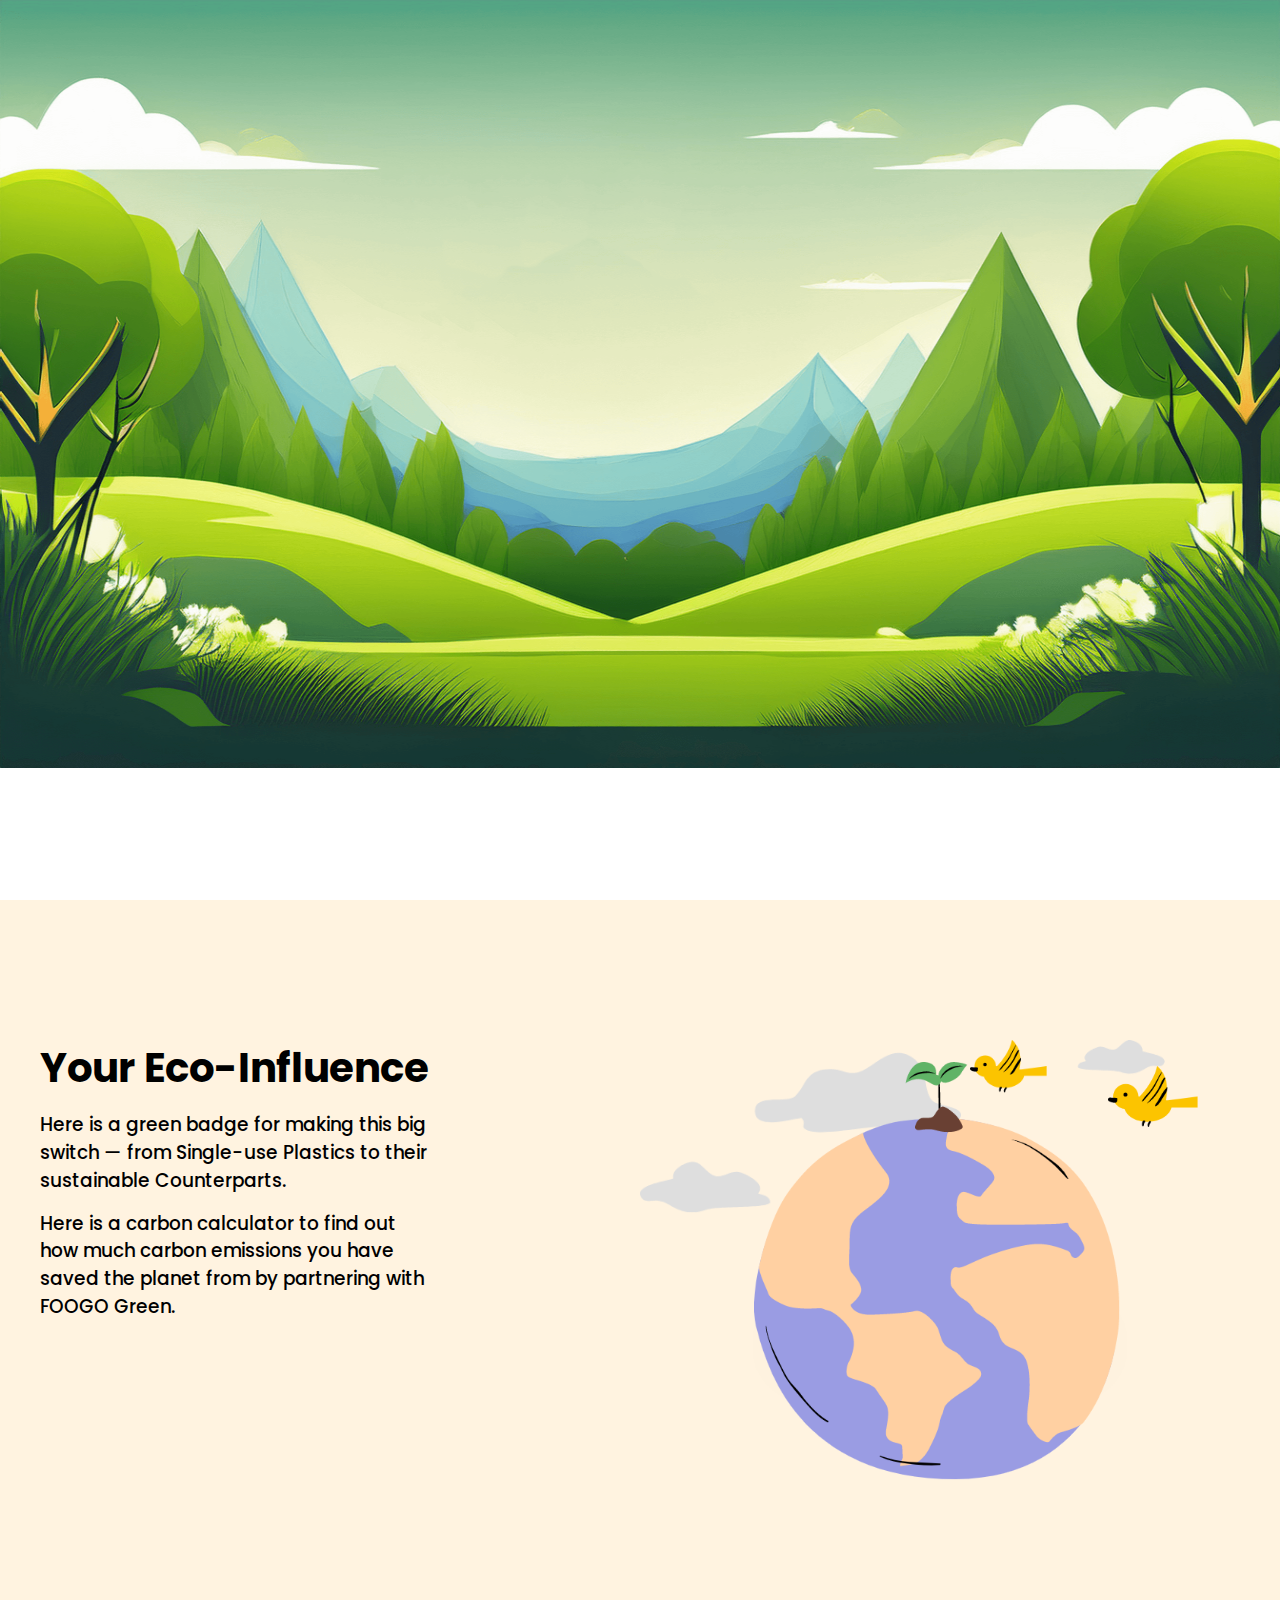
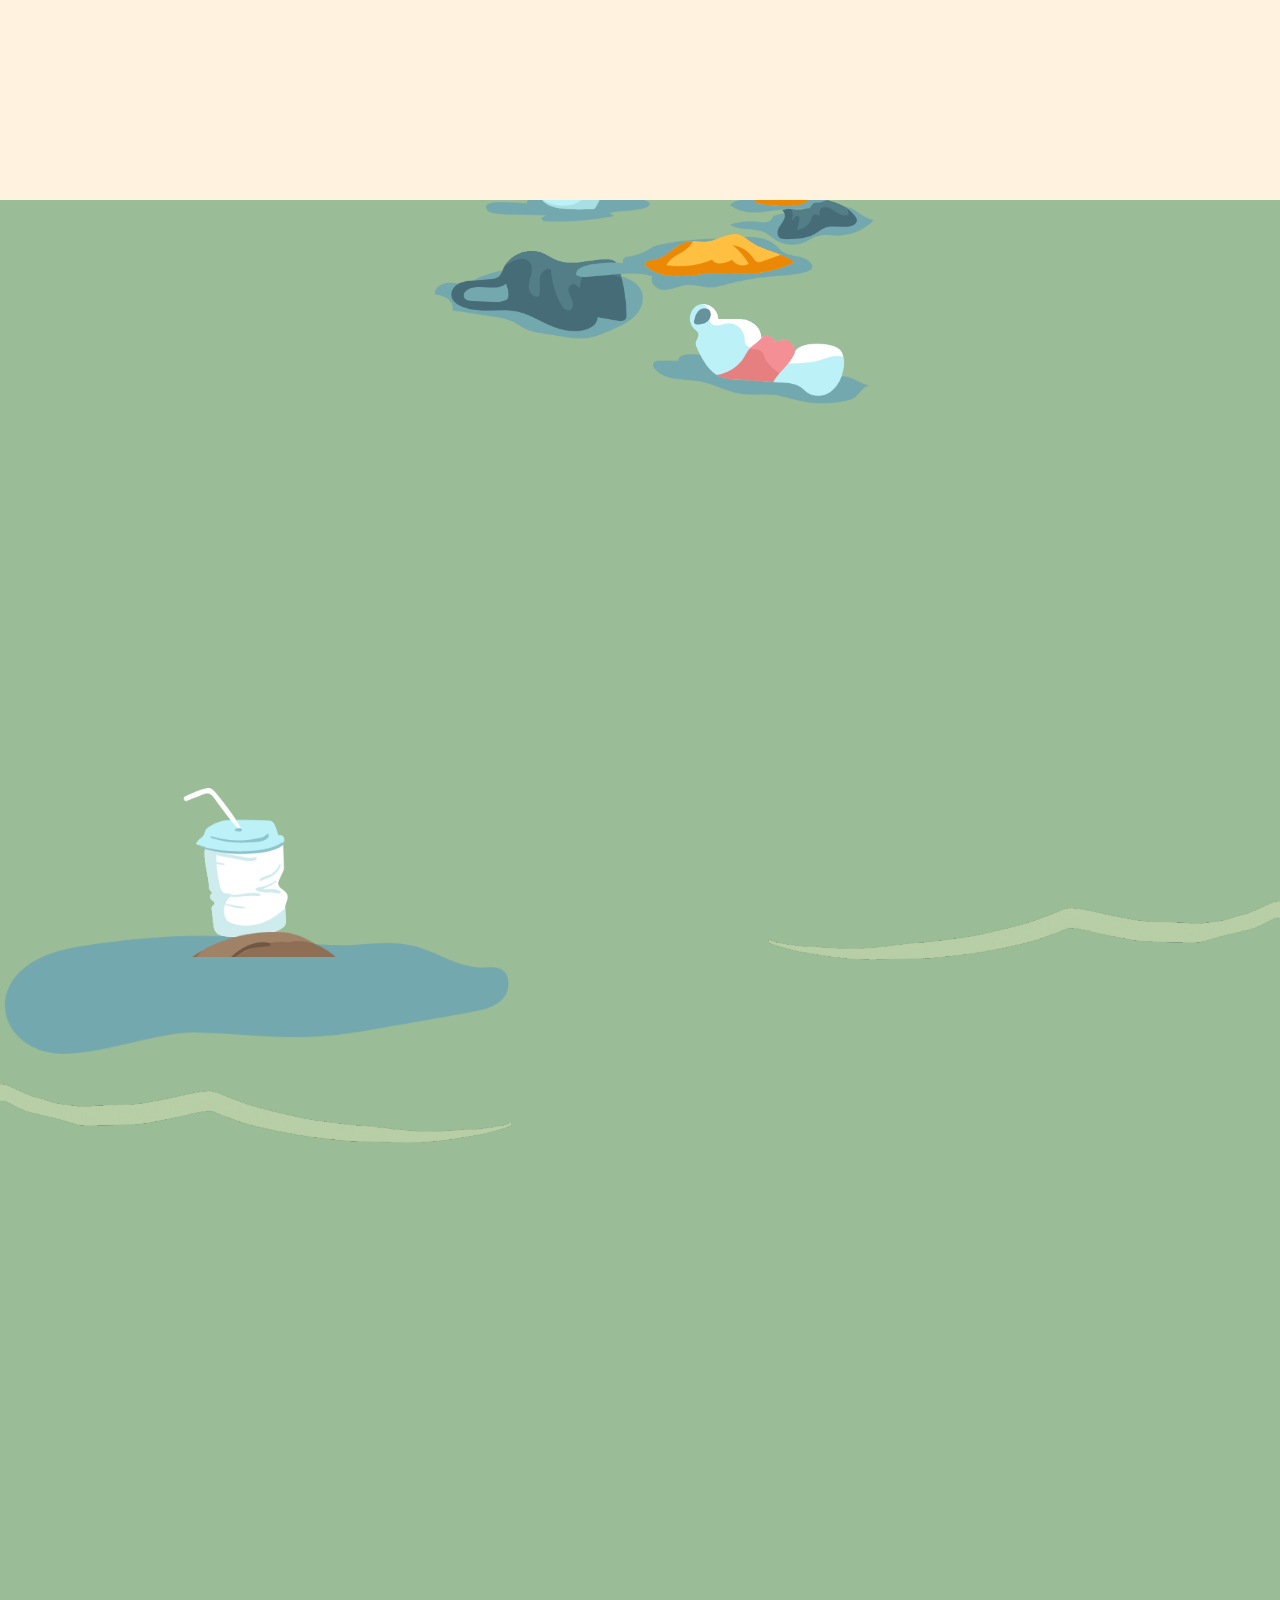
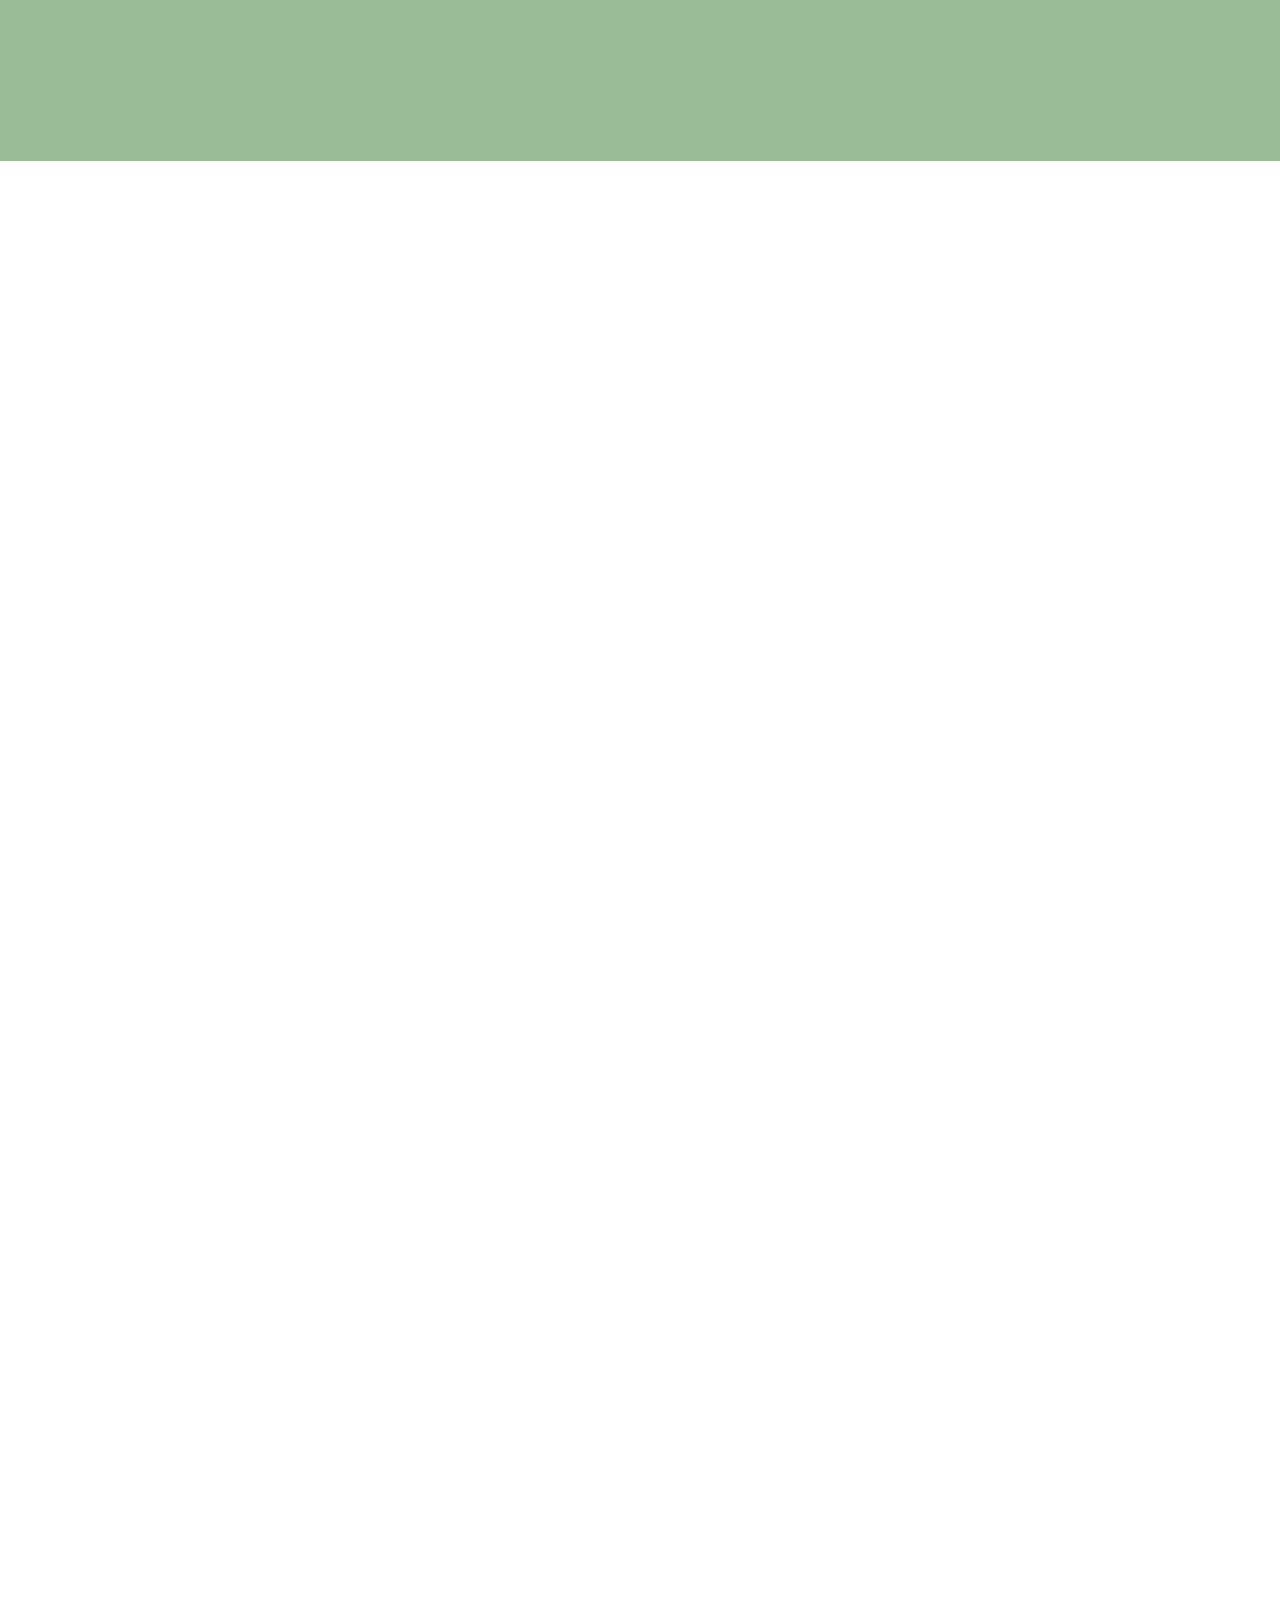
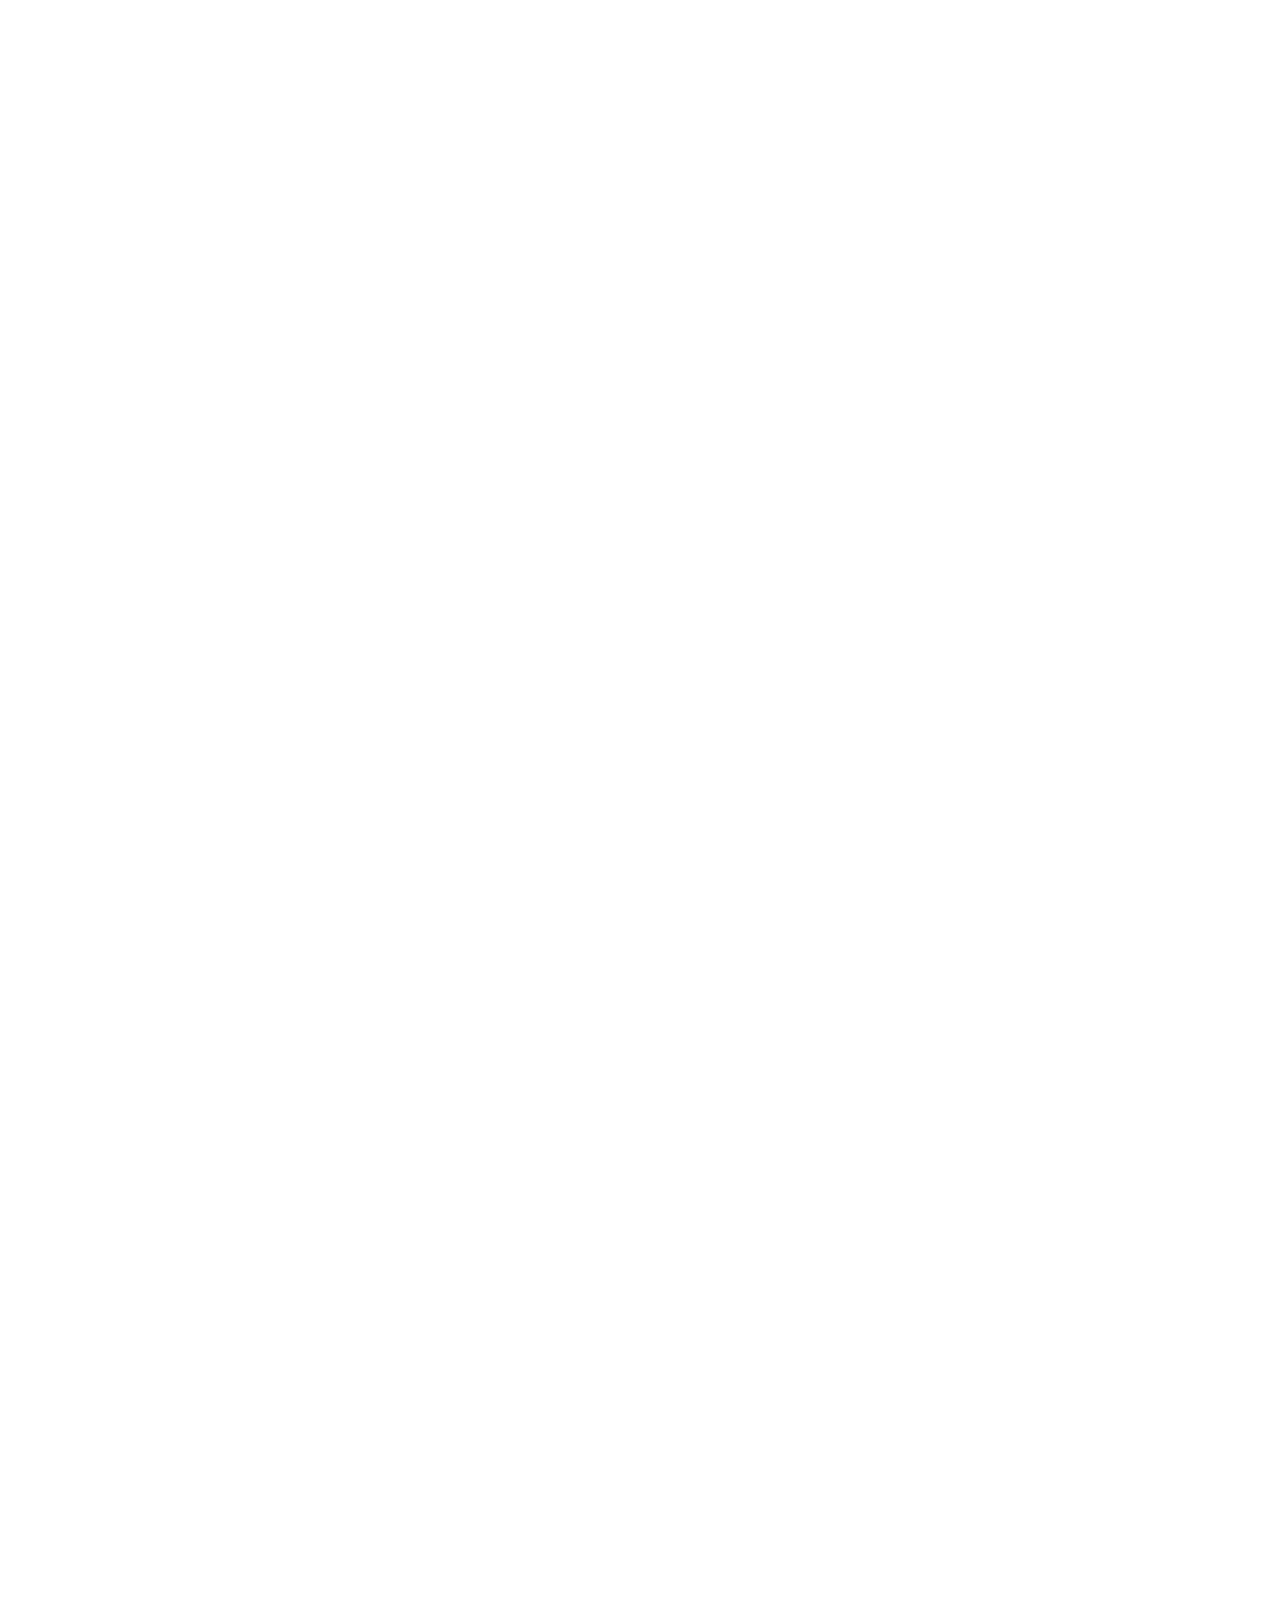
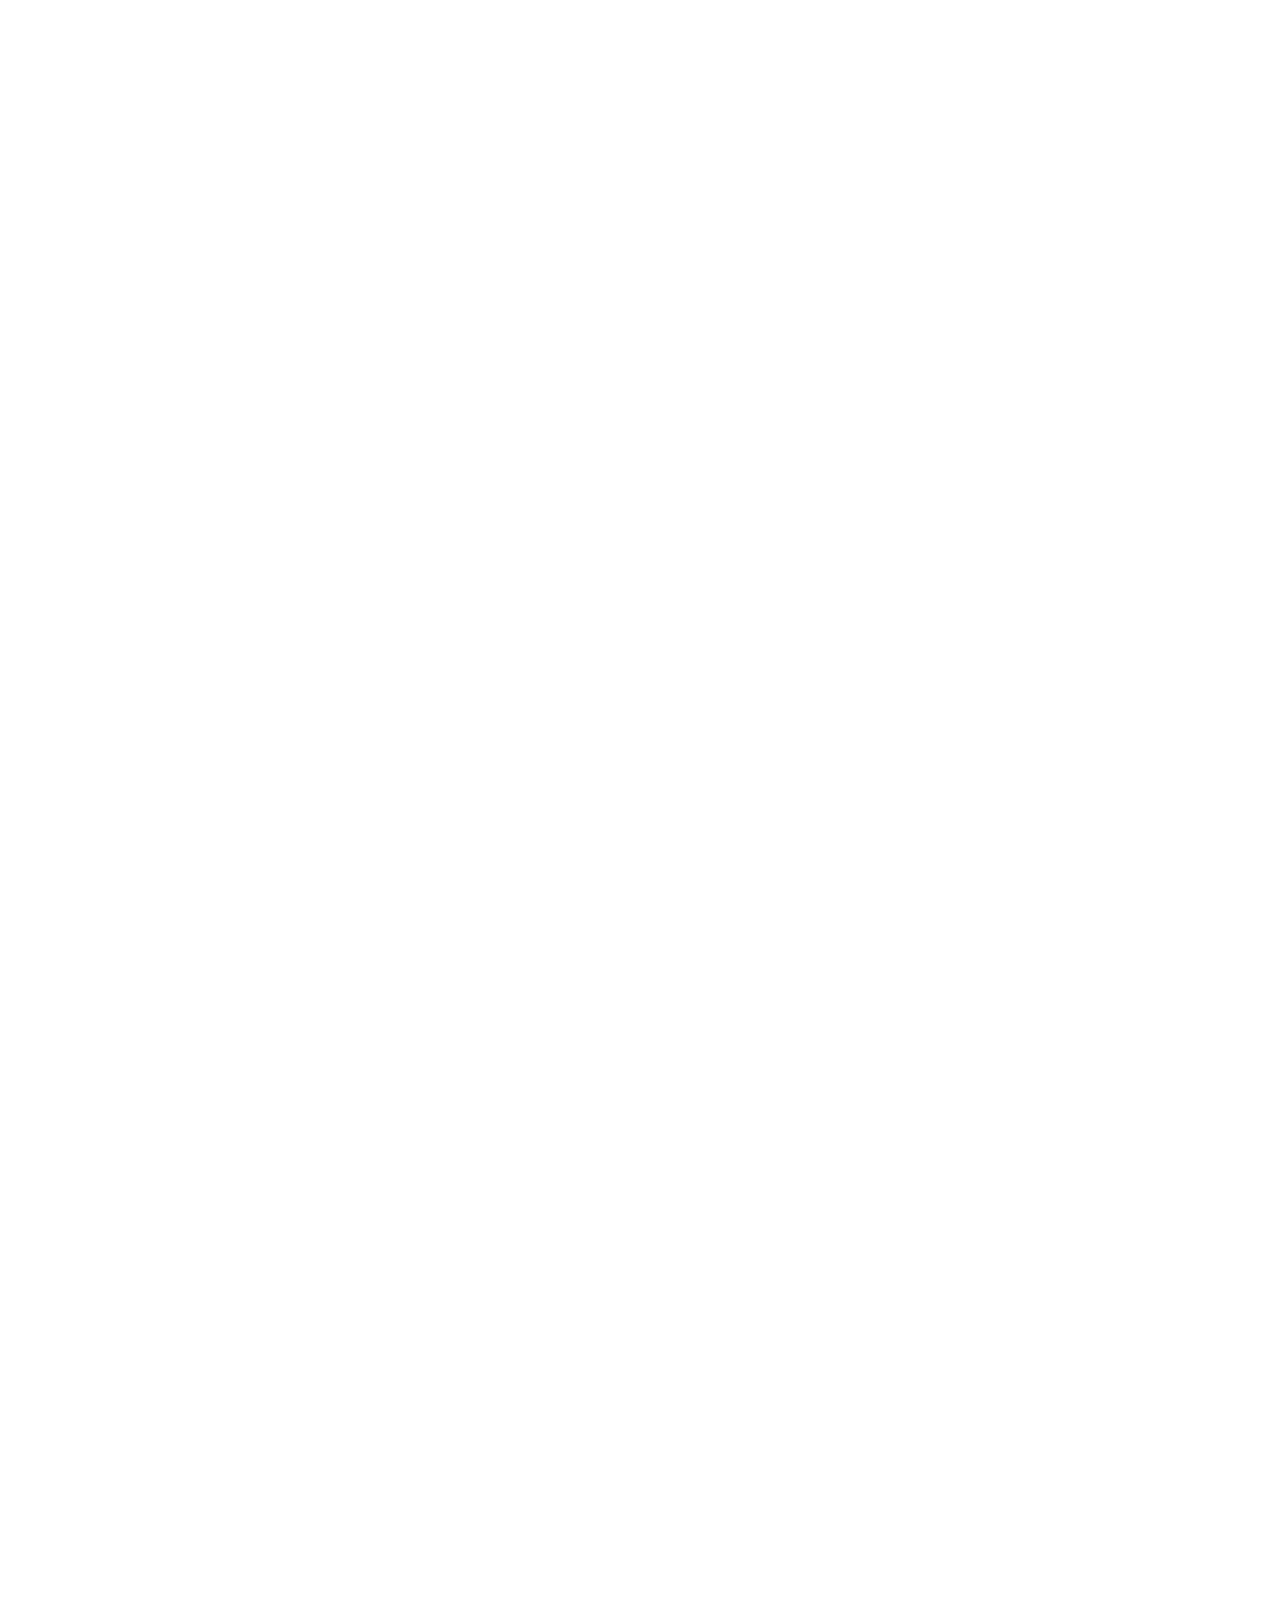
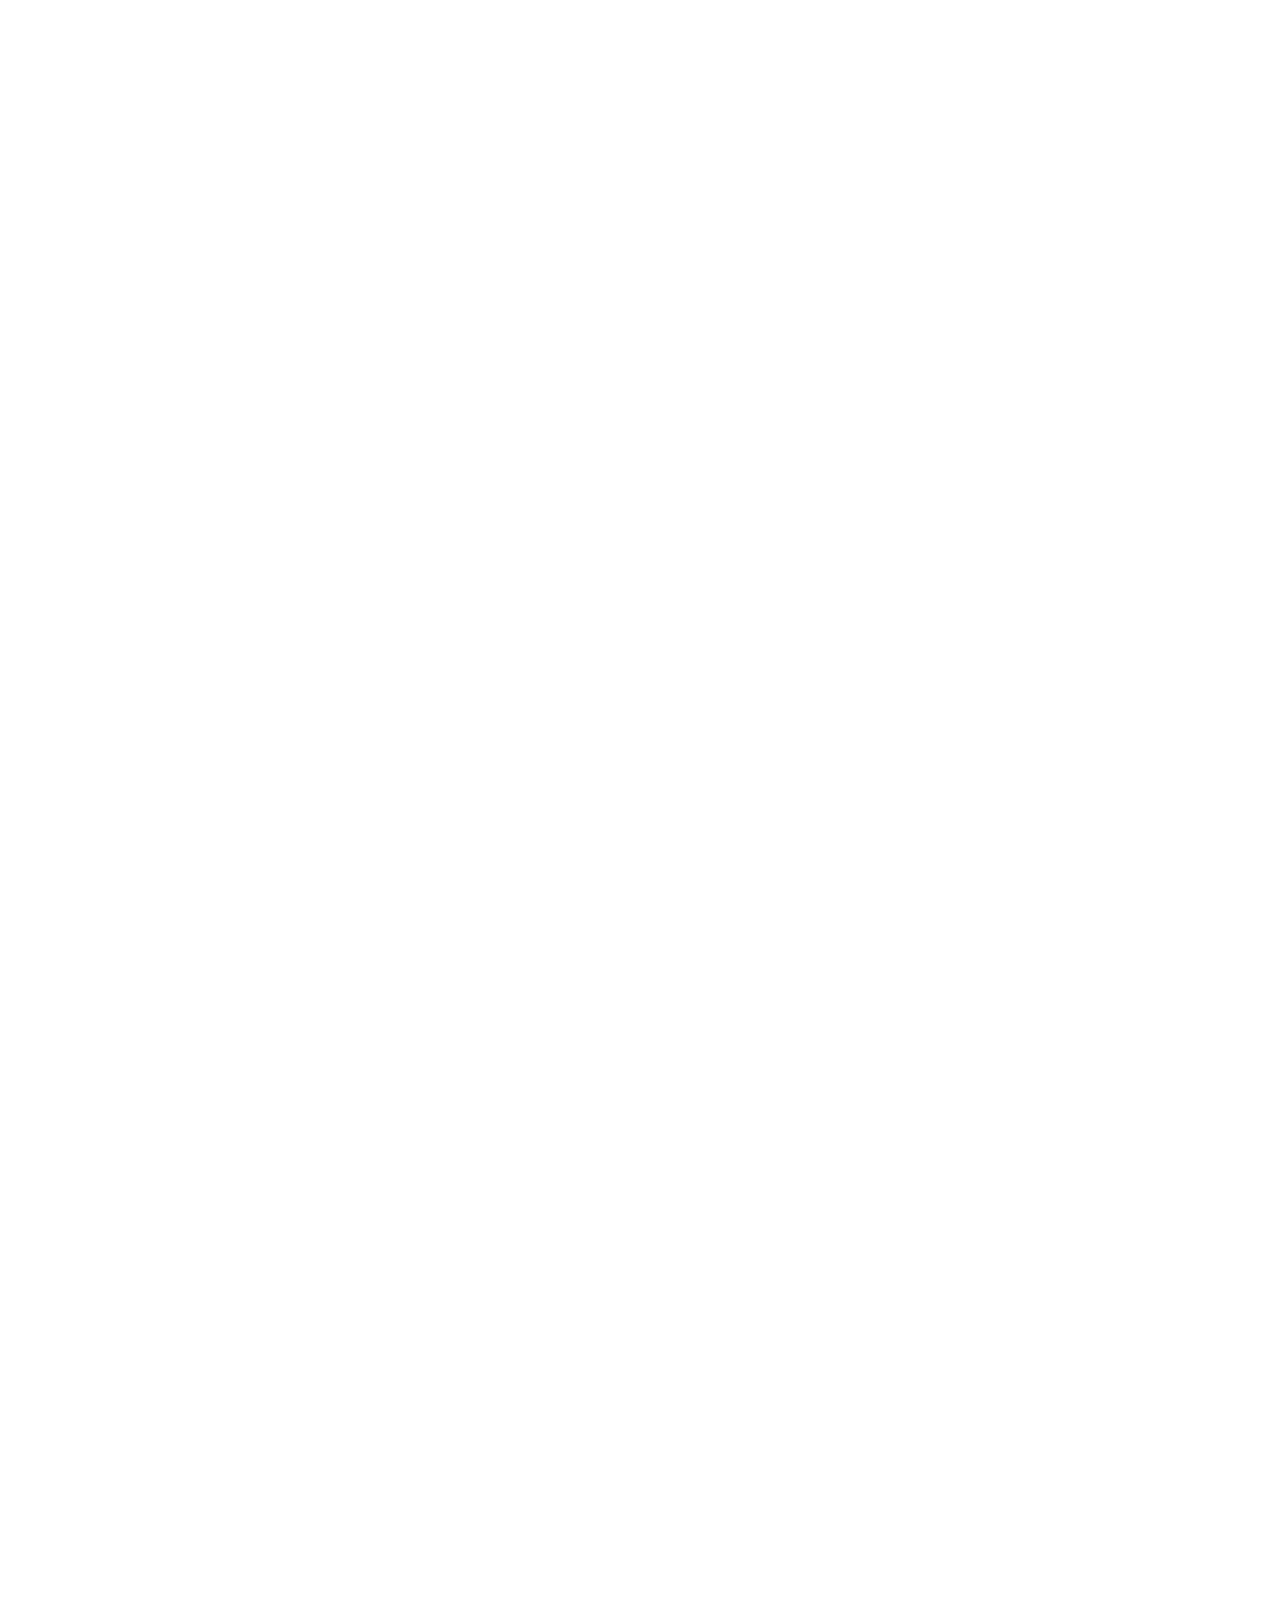
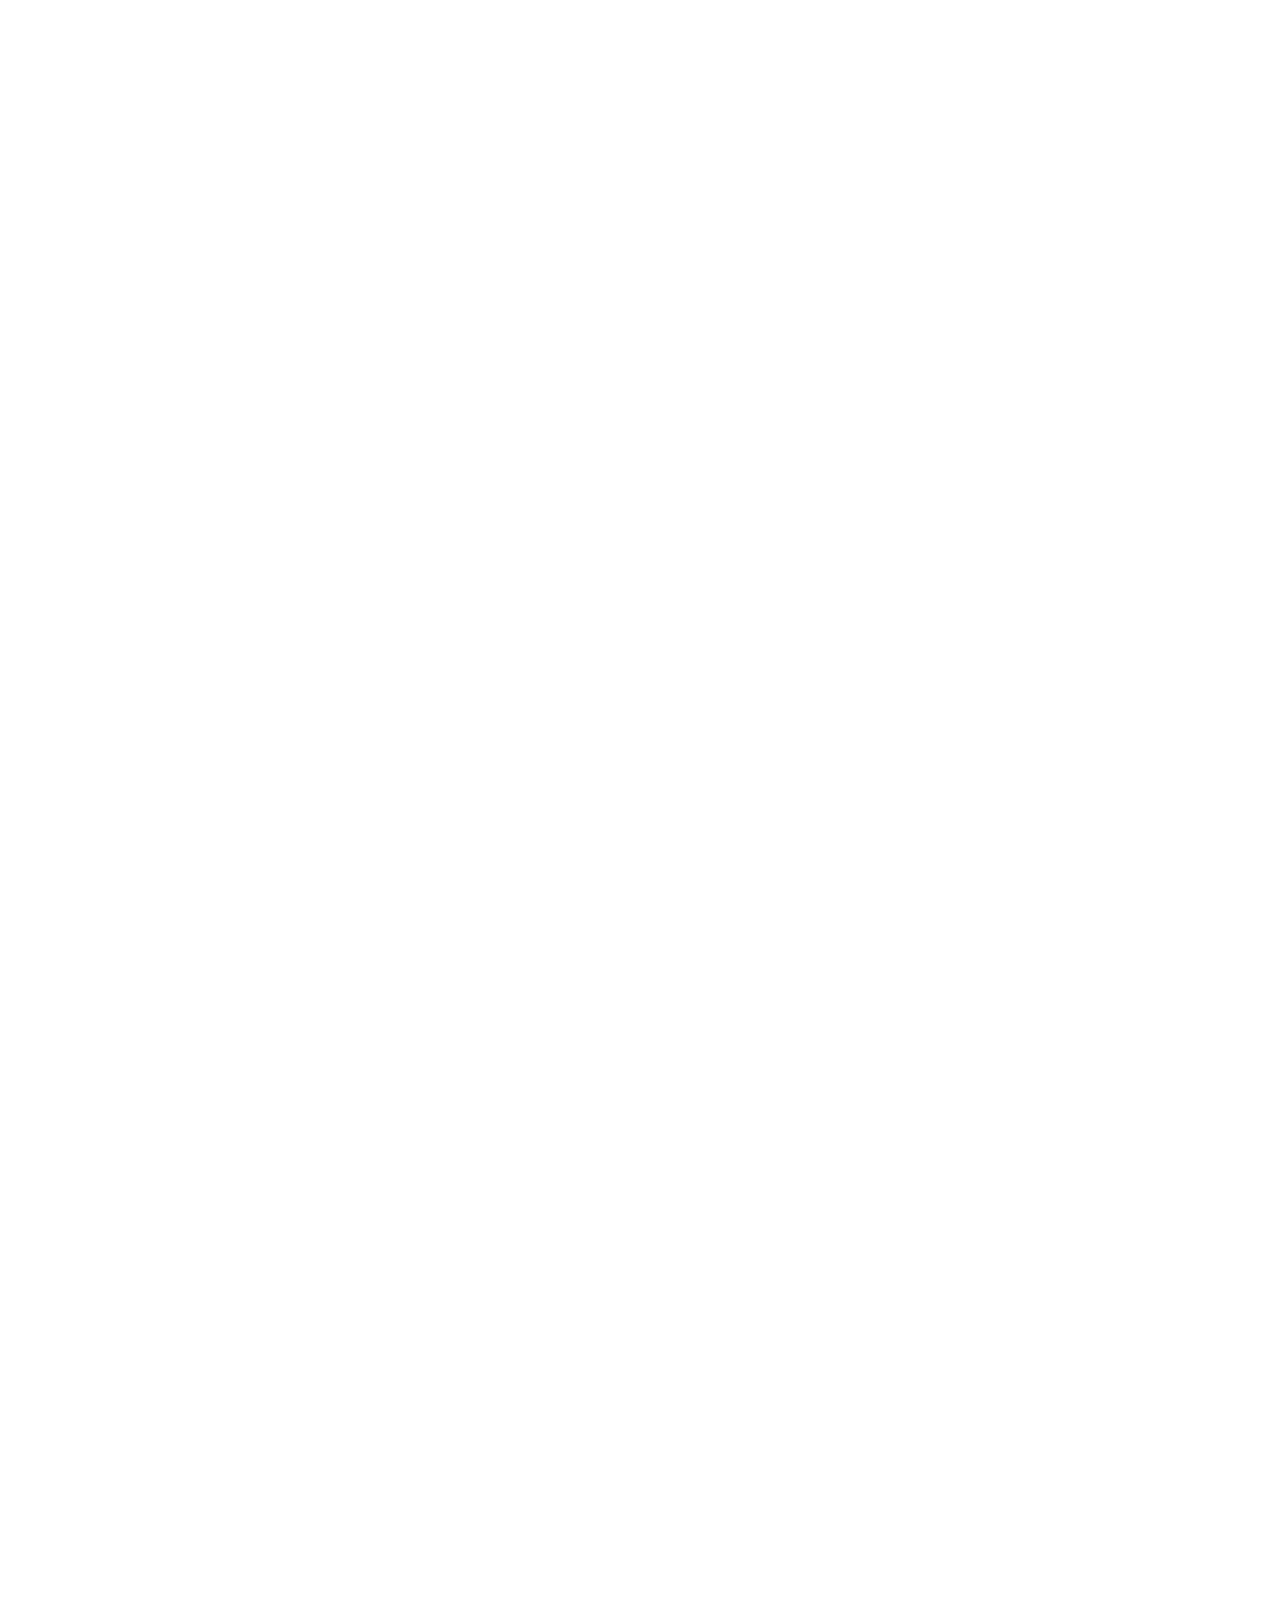
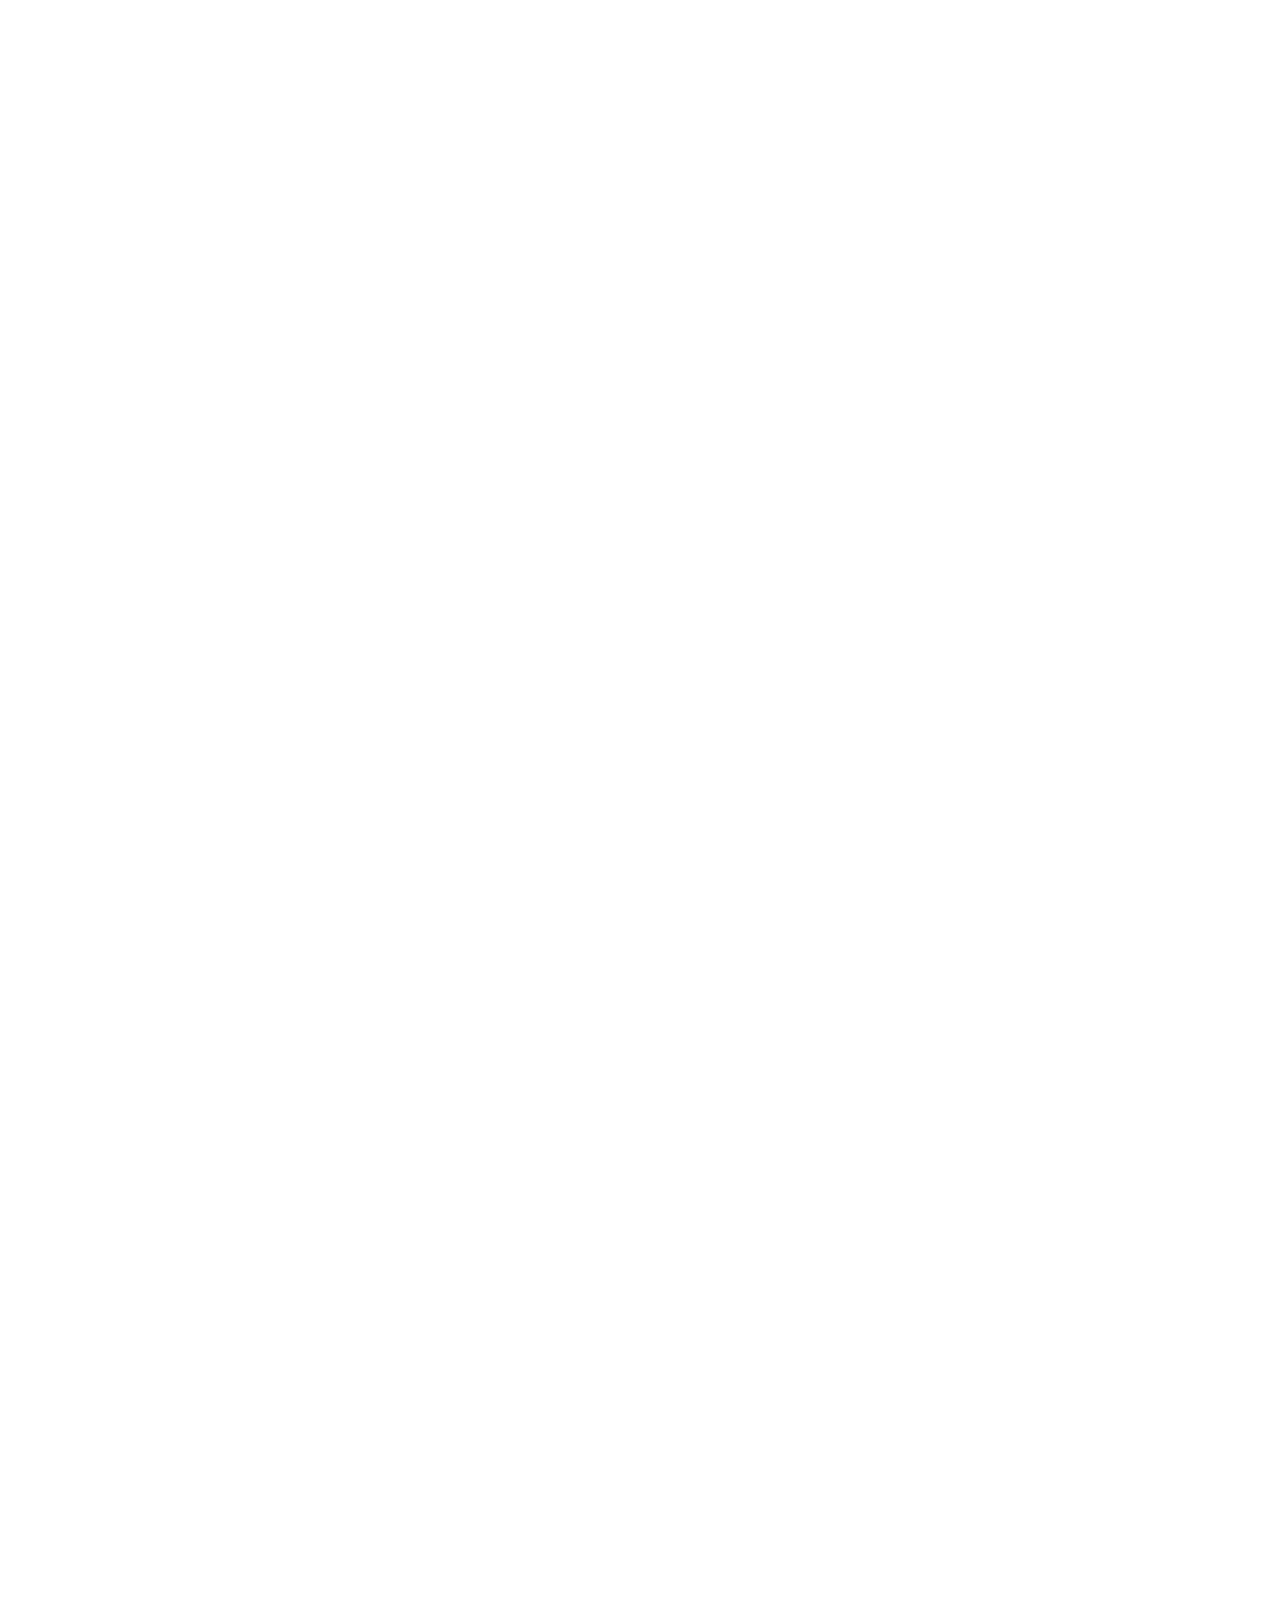
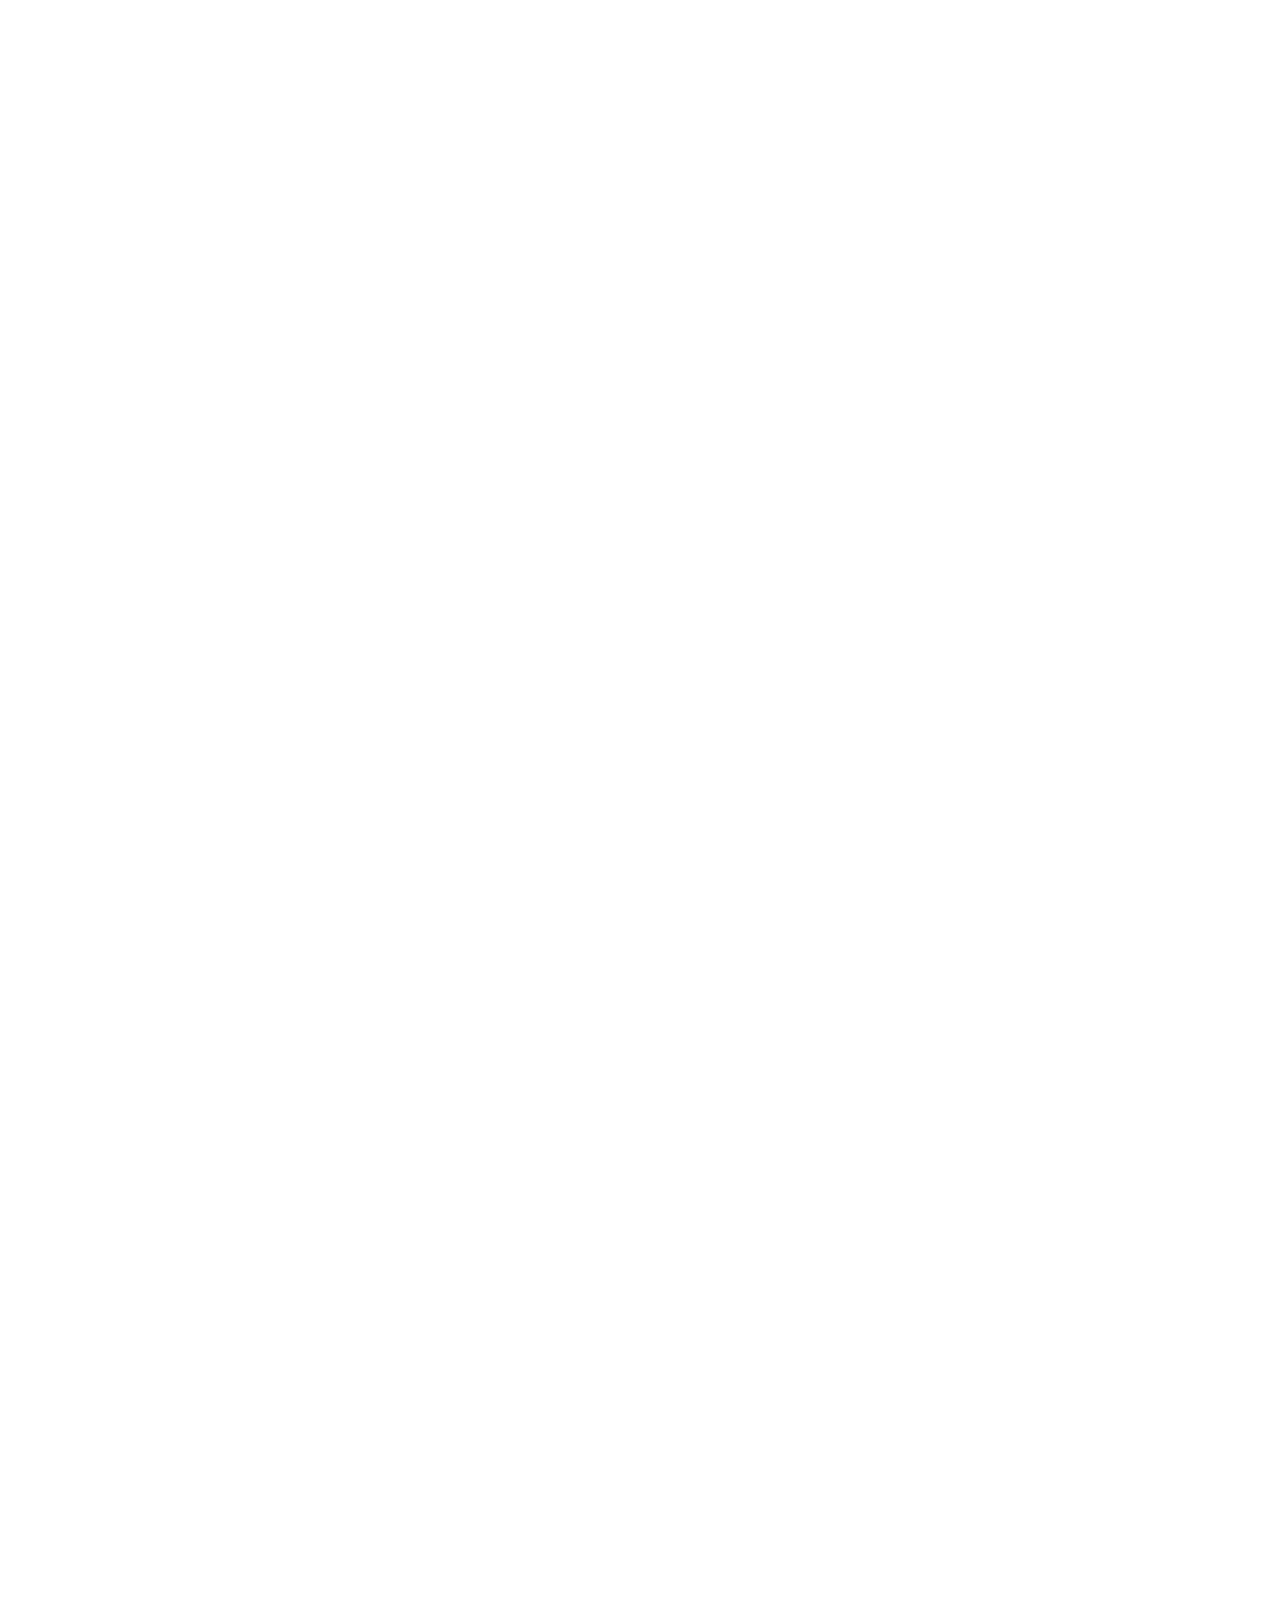
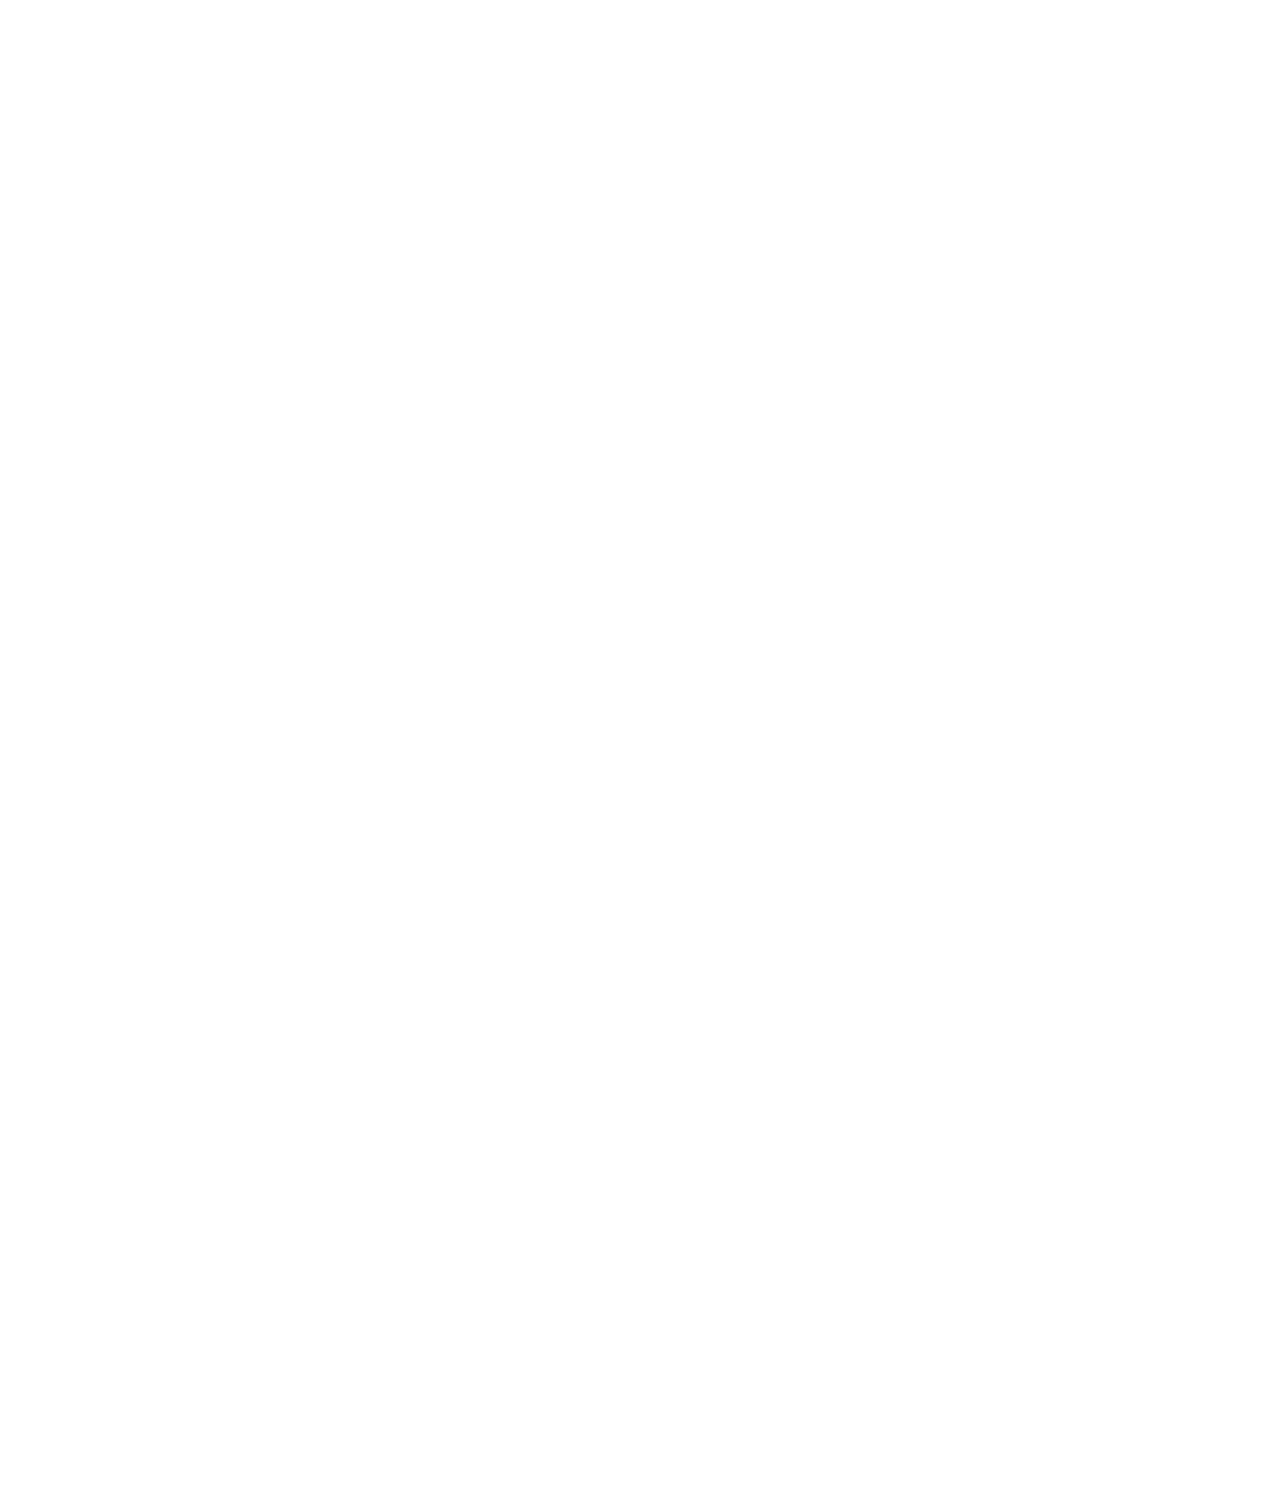
<file: index.html>
<!DOCTYPE html>
<html lang="en-GB">
    <head>
        <meta charset="utf-8">
        <meta name="viewport" content="width=device-width, initial-scale=1.0">
        <title>Foogo Green</title>
        <meta name="author" content="">
        <link rel="stylesheet" href="css/main.css">
        <link rel="stylesheet" href="css/custom.css">
        <!--[if lt IE 9]>
          <link rel="stylesheet" href="css/ie.css">
        <![endif]-->

        <link href='http://fonts.googleapis.com/css?family=Ubuntu:300,500' rel="stylesheet">
        <!--Google Fonts-->
        <link rel="preconnect" href="https://fonts.googleapis.com">
        <link rel="preconnect" href="https://fonts.gstatic.com" crossorigin="">
        <link href="https://fonts.googleapis.com/css2?family=Poppins:wght@100;200;300;400;500;600;700;800;900&amp;display=swap" rel="stylesheet">
        
        <link rel="shortcut icon" href="favicon.ico">
        
        <!--[if lt IE 9]><script src="http://html5shiv.googlecode.com/svn/trunk/html5.js"></script><![endif]-->

    </head>
    <body>
        <div id="skrollr-body--">
          <!-- Loading -->
          <div class="loading">
            <div class="loading-container">
              <img src="images/loading.gif" alt="Loading" class="loading-gif">
            </div>

          </div>
          
          <div class="container fg-desktop">
          
            <!-- Scene 1 -->
            <div class="scene skrollable unrendered" data-100="display:block;" data-700="display:none" >
              <div class="fg-phone-mainwrap">
                <div class="fg-phone-innerwrap">
                  <div class="fg-phone-title skrollable unrendered"  data-100="opacity:0;top:30%"  data-150="opacity:1000; top:30%;">
                      <h1 style="text-align: center; color: #051f05;  font-size: 72px;">Here is a Dare </h1>
                      <p style="text-align: center; color:#051f05;">Followed by a whole lot of truth.</p>
                      <div class="arrowContainer">
                        <div class="field">
                          <div class="scroll"></div>
                          <span>Scroll</span>
                        </div>
                      </div>
                  </div>  
                  <img class="bg-home" src="images/banner-Background.png" alt="Banner Background">
                </div>
              </div>
            </div>
            <!-- End Scene 1 -->
            

            <!-- Scene2 -->
            <div class="scene skrollable unrendered" 
            
            data-300="top: 100%" 
            data-700="top:0%" 
            data-1500="top:0%; opacity:100%" 
            data-1600="top:-50%" data-3600="top:-100%">
            
              <div class="fg-questbank-mainwrap">
                <div class="fg-questbank-innerwrap">
                  <div class="fg-questbank-container">
                    <div class="fg-quest-wrap">
                      <div class="fg-quest-card">
                        <div class="fg-quest-header" 

                        data-500="transform: translateX(-100%); opacity:0" 
                        data-700="transform: translateX(0%); opacity:100" 
                        data-1000="transform: translateX(0%); opacity:100" 
                        data-1600="transform: translateX(-100%); opacity:0" >
                         
                           <h3 class="skrollable unrendered" >Dare To Ask the Loaded Why</h3>
                          <p class="skrollable unrendered">To everyone known and unknown. </p>
                        </div>
                        
                        <div class="fg-quest-footer">
                          <div class="skrollable" style="position: absolute;" 
                          data-800="opacity: 0;top:100%" 
                          data-900="opacity: 1;top:70%" 
                          data-1000="opacity: 1;top:70%"
                          data-1500="opacity: 0;top:60%">
                            <span>?</span>
                            <h5 class="skrollable unrendered h5font" >Why do you almost seem nonchalant to our planet being systematically destroyed?</h5>
                       </div>

                         
                        </div>
                        <!--<span class="fg-desktop">?</span>-->
                      </div>
                    </div>
                  </div>
                </div>
              </div>
            </div>

            <!-- Scene 3 -->
            <div class="fg-bcoz-mainwrap scene scrollable unrendered" 

            data-1400="top:100%" data-1700="top:0%" 
            data-2000="top:-90%"  
            data-3000="top:-90%"  data-3300="top:-165%" 
            data-3800="top:-165%" 
            data-3900="top:-260%" data-4300="top:-260%" data-4400="top:-260%;display:block;" data-4500="top:-350%;display:block;" data-4700="top:-380%;display:block;">
              

              <div class="fg-bcoz-innerwrap">
                <div class="fg-bcoz-container">
                  <div class="fg-bcoz-header" data-1500="opacity: 0; top:100%" data-1700="opacity: 1; top:80%" data-3300="opacity: 1; top:80%">
                    <h2>BECAUSE</h2>
                    <h5>The world needs more of us.</h5>
                    <p>Those who are too cool to not care. About the oceans, the animals, the trees and the planet.</p>
                  </div>
                </div>
                <div class="fg-grnwrap" data-2000="opacity: 1;top:60%" data-2500="opacity: 1;top:10%;"> 
                  <div class="fg-desktop">
                    <img src="images/Sea_wastes/Image 3.jpg" alt="" class="fg-grn-topwave">
                  </div>
                  <div class="fg-mweb-img fg-mobile">
                    <img src="images/Sea_wastes/Image-3-mweb.jpg" alt="" class="fg-grn-topwave">
                  </div>
                  <div class="fg-grn-info-wrap">
                    <div class="fg-grn-info">
                      <h4 style="font-size: 3.15vw; line-height: 1.2;"  data-2500="opacity: 0;" data-3000="opacity: 1;">Did you Know?</h2>
                      <p style="width:68%;font-size: 1.9vw; line-height: 1.3; padding-top: 2%;" data-2500="opacity: 0;" data-3100= " opacity: 1;">Every year 12 million tonnes of plastic goes into the ocean leading to the death of 100 million marine animals </p>
                      
                      <!-- <img src="images/Sea_wastes/Group 56.svg" alt=""> -->
                    </div>
                    <div class="fg-seawastes">
                      <img src="images/Sea_wastes/Group 67.png" class="fg-seawastes_67 planet" data-2000="left:-28%" data-2200="left:50%" alt="">
                      <img src="images/Sea_wastes/Group 68.png" class="fg-seawastes_68 planet" data-2200="left:6%" data-2400="left:-20%" alt="">
                      <img src="images/Sea_wastes/Group 69.png" class="fg-seawastes_69 planet" data-2000="left:-6%" data-2400="left:20%" alt="">
                      <img src="images/Sea_wastes/Group 70.png" class="fg-seawastes_70 planet" data-2200="left:18%" data-2400="left:-10%" alt="">
                      <img src="images/Sea_wastes/Group 71.png" class="fg-seawastes_71 planet" data-2200="left:18%" data-2400="left:-10%" alt="">
                      <img src="images/Sea_wastes/Group 72.png" class="fg-seawastes_72 planet" data-2500="left:11%" data-2400="left:-20%" alt="">
                      <img src="images/Sea_wastes/Group 73.png" class="fg-seawastes_73 planet" data-2460="left:40.5%" data-2400="left:-20%" alt="">
                      <img src="images/Sea_wastes/Group 74.png" class="fg-seawastes_74 planet" data-3000="left:50%" data-2400="left:-20%" alt="">
                      <img src="images/Sea_wastes/Group 75.png" class="fg-seawastes_75 planet" data-3000="left:30%" data-2400="left:-20%" alt="">
                      <img src="images/Sea_wastes/Group 76.png" class="fg-seawastes_76 planet" data-2600="left:31%" data-2400="left:-20%" alt="">
                      <img src="images/Sea_wastes/Group 77.png" class="fg-seawastes_77 planet" data-3000="left:11%" data-2400="left:-20%"alt="">
                      <img src="images/Sea_wastes/Group 78.png" class="fg-seawastes_78 planet" data-2600="left:18%" data-2400="left:-20%" alt="">
                      <img src="images/Sea_wastes/Group 79.png" class="fg-seawastes_79 planet" data-2800="left:25%" data-2400="left:-20%" alt="">
                      <img src="images/Sea_wastes/Group 81.png" class="fg-seawastes_81 planet" data-3000="left:25%" data-2400="left:-20%" alt="">
                      <img src="images/Sea_wastes/Group 82.png" class="fg-seawastes_82 planet" data-2300="left:41%" data-2400="left:-20%" alt="">
                      <img src="images/Sea_wastes/Group 83.png" class="fg-seawastes_83 planet" data-2100="left:48%" data-2400="left:-20%" alt="">
                      <img src="images/Sea_wastes/Group 84.png" class="fg-seawastes_84 planet" data-2000="left:55.5%" data-2400="left:-20%" alt="">
                      <img src="images/Sea_wastes/Group 85.png" class="fg-seawastes_85 planet" data-2200="left:50.5%" data-2400="left:-20%" alt="">
                      <img src="images/Sea_wastes/Group 86.png" class="fg-seawastes_86 planet" data-2600="left:40.5%" data-2400="left:-20%" alt="">
                      <img src="images/Sea_wastes/Group 87.png" class="fg-seawastes_87 planet" data-2700="left:29%" data-2400="left:-20%" alt="">
                      <img src="images/Sea_wastes/Group 88.png" class="fg-seawastes_88 planet" data-2000="left:39%" data-2400="left:-20%" alt="">
                      <img src="images/Sea_wastes/Group 89.png" class="fg-seawastes_89 planet" data-2200="left:29%" data-2400="left:-20%" alt="">
                      <img src="images/Sea_wastes/Group 90.png" class="fg-seawastes_90 planet" data-2900="right:26%" data-2400="right:-20%" alt="">
                      <img src="images/Sea_wastes/Group 91.png" class="fg-seawastes_91 planet" data-3000="right:25%" data-2400="right:-20%"  alt="">
                      <img src="images/Sea_wastes/Group 92.png" class="fg-seawastes_92 planet" data-2700="right:6%" data-2400="right:-20%" alt="">
                      <img src="images/Sea_wastes/Group 93.png" class="fg-seawastes_93 planet" data-2400="right:2%" data-2400="right:-20%"  alt="">
                      <img src="images/Sea_wastes/Group 94.png" class="fg-seawastes_94 planet" data-2700="right:0%" data-2400="right:-20%" alt="">
                      <img src="images/Sea_wastes/Group 95.png" class="fg-seawastes_95 planet" data-2900="right:3%" data-2400="right:-20%" alt="">
                      <img src="images/Sea_wastes/Group 96.png" class="fg-seawastes_96 planet" data-3000="right:0" data-2400="right:-20%" alt="">
                      <img src="images/Sea_wastes/Group 97.png" class="fg-seawastes_97 planet" data-3000="right:-7%" data-2400="right:-20%" alt="">
                    </div>
                  </div>

                  <div class="fg-seal-mainwrap">
                    <div class="fg-seal-innerwrap">
                      <div class="fg-seal-container">
                        <div class="fg-seal-img">
                          <div class="seal-wrap">
                           <!--  <img src="images/plastic_cup.png" alt="Plastic Cup" class="fg-plastic-cup"> -->
                            <img src="images/plastic_cup_seal.png" alt="Seal" data-3350="top: 65%;clip: rect(0, 500px, 169px, 0px);" data-3500="top: 10%; clip: rect(0, 500px, 622px, 0px);"  class="fg-plastic-cup seal">
                          </div>
                          <img src="images/seal_water.png" alt="Seal Water" class="fg-seal-water">
                        </div>
                        <div class="fg-seal-content" data-3200="display:none;" data-3600="display:flex;">
                          <h4>They Need Us and We<br> Need Them</h4>
                          <p>…. The Oceans, The Trees, The Animals<br> and The Planet.</p>
                        </div>
                      </div>
                    </div>
                    <img src="images/Image 4.png" alt="">
                  </div>

                  <div class="fg-fish-mainwrap">
                    <img src="images/Image 5.png" alt="" class="fg-desktop">
                    <div class="fg-fish-innerwrap">
                      <div class="fg-fish-container">
                        <div class="fg-fish-content" data-3900="opacity:0" data-4300="opacity:1">
                          <h4>Yes We Are a Small<br> Fish In A Big Pond</h4>
                          <p>Our contribution towards<br> sustainability will never be enough<br> when we look at the pollution<br> caused every single day…</p>
                        </div>
                        <div class="fg-fish-sec">
                          <img src="images/Fish.png" data-4000="width:12%" data-4200="width:100%" alt="Fish" class="fg-fish">
                         <!-- <div data-8500="display:none;" data-9000="display:block;">
                            <div class="fg-desktop">
                              <img src="images/Group 61.png" alt="Popup" class="fg-fish-popup">
                            </div>
                            <div class="fg-mobile">
                              <p>It’s insane that 100<br class="fg-xs"> million marine animals are estimated to die every year of plastic pollution alone. And yet we think sustainable living is a choice :(</p>
                              <img src="images/Group 61-mweb.png" alt="Popup" class="fg-fish-popup">
                            </div>
                        </div>-->
                        </div>
                      </div>
                    </div>
                  </div>

                </div>              
              </div>
            </div>

            <!-- Scene 4 -->
            <div class="fg-ecoprod-mainwrap scene scrollable unrendered" data-4400="top:100%" data-4500="top:0%" data-4700="top:-120%">
              <div class="fg-ecoprod-innerwrap">
                <div class="fg-ecoprod-container">
                  <div class="fg-ecoprod-cont">
                    <h2>But,</h2>
                    <h4>We Took<br> the Teeny<br class="fg-mobile"> Tiny Step</h4>
                    <!--<p>Of creating an eco-friendly<br class="fg-mobile"> dinnerware<br class="fg-desktop"> brand that<br class="fg-mobile"> sells everything you need<br class="fg-mobile"> to<br class="fg-desktop"> organise a guilt-free<br class="fg-mobile"> and sustainable<br class="fg-desktop"> party or<br class="fg-mobile"> get-together.</p>-->
                    <P>Of creating an eco-friendly dinnerware <br>solution for all your party and catering needs.</P>  




                  </div>
                  <div class="fg-ecoprod-img">
                    <div class="fg-desktop">
                      <img src="images/banner-Image.png" alt="Banner Image">
                    </div>
                    <div class="fg-mobile">
                      <img src="images/banner-Image-mweb.png" alt="Banner Image">
                    </div>
                  </div>
                </div>
              </div>
            </div>

           

            

            <!-- Scene 7 -->
            <div class="fg-recycl-mainwrap scene scrollable unrendered" data-4500="top:100%" data-4700="top:0%" data-4850="top:-100%">
              <div class="fg-recycl-innerwrap">
                <div class="fg-recycl-container">
                     <img class="giftImage" src="images/12.png" alt="gift">
                  
                  <p>Explore our entire range of products on our website and get a special discount of x% on your first order.</p>
                  <button class="offerButton">Explore FOOGO Green</button>
                </div>
              </div>
            </div>

            <!-- Scene 8 -->
            <div class="fg-ecoinflu-mainwrap scene scrollable unrendered" data-4700="display:block;top:100%" data-4850="top:0%" data-5000="top:0%">
              <div class="fg-ecoinflu-innerwrap">
                <div class="fg-ecoinflu-container">
                  <div class="fg-ecoinflu-cont" >
                    <h4>Your<br class="fg-mobile"> Eco-Influence</h4>
                    <p>Here is a green badge for making this big<br class="fg-desktop"> switch — from Single-use Plastics to their<br class="fg-desktop"> sustainable Counterparts.</p>
                    <p>Here is a carbon calculator to find out<br class="fg-desktop"> how much carbon emissions you have<br class="fg-desktop"> saved the planet from by partnering with<br class="fg-desktop"> FOOGO Green.</p>
                    <div class="fg-ecoinflu-cta scrollable unrendered" data-4900="transform: translateX(-100%); opacity:0" data-5000="transform: translateX(0%); opacity:1">
                      <a href="javascript:;">Calculate now</a>
                    </div>
                  </div>
                  <div class="fg-ecoinflu-img">
                    <img src="images/clouds.png" alt="Clouds" class="fg-clouds-img planet">
                    <img src="images/bird2.png" alt="Bird" class="fg-bird-img spacesuit">
                    <img src="images/bird.png" alt="Bird" class="fg-bird-img2 spacesuit">
                    <img src="images/Group 24.png" alt="Globe" class="fg-globe-img">
                    <img src="images/globe-shadow.svg" alt="Globe Shadow" class="fg-globe-shadow">
                  </div>
                </div>
              </div>
            </div>

           
          <!-- Container -->
          </div>

          <div class="container fg-mobile">
          
            <div class="scene skrollable unrendered" data-1000="display:block;" data-2500="display:none" >
              <div class="fg-phone-mainwrap">
                <div class="fg-phone-innerwrap">
                  <div class="fg-phone-title skrollable unrendered">
                      <h1 style="text-align: center; color: #051f05;  font-size: 72px;">Here is a Dare </h1>
                      <p style="text-align: center; color:#051f05;margin-top: 15px;line-height: unset;">Followed by a whole lot of truth.</p>
                      <div class="arrowContainer">
                        <div class="field">
                          <div class="scroll"></div>
                          <span>Scroll</span>
                        </div>
                      </div>
                  </div>
                  <img class="bg-home" src="images/banner.png" alt="Banner Background">
                </div>
              </div>
            </div>

            <!-- Scene2 -->
            <div class="scene skrollable unrendered" 
            
            data-100="top: 100%" 
            data-300="top:0%" 
            data-500="top:0%; opacity:100%" 
            data-700="opacity:100%">
            
              <div class="fg-questbank-mainwrap">
                <div class="fg-questbank-innerwrap">
                  <div class="fg-questbank-container">
                    <div class="fg-quest-wrap">
                      <div class="fg-quest-card">
                        <div class="fg-quest-header" 
                        data-300="transform: translateX(-100%); opacity:0" 
                        data-400="transform: translateX(0%); opacity:100" 
                        data-1000="transform: translateX(0%); opacity:100" 
                        data-1120="transform: translateX(-100%); opacity:0" >
                         
                          <h3 class="skrollable unrendered" >Dare To Ask the Loaded Why</h3>
                          <p class="skrollable unrendered">To everyone known and unknown. </p>
                        </div>
                        
                        <div class="fg-quest-footer">
                          <div class="skrollable" style="position: absolute;" 
                          data-300="opacity: 0;top:100%" 
                          data-400="opacity: 1;top:100%" 
                          data-1000="opacity: 1;top:100%"
                          data-1120="opacity: 0;top:90%">
                              <span>?</span>
                              <h5 class="skrollable unrendered h5font" >Why do you almost seem nonchalant to our planet being systematically destroyed?</h5>
                          </div>
                        </div>
                      </div>
                    </div>
                  </div>
                </div>
              </div>
            </div>

            <!-- Scene 3 -->
            <div class="fg-bcoz-mainwrap scene scrollable unrendered" 

            data-1100="top:100%" data-1150="top:0%"  data-1500="top:0%" data-1550="top:-30%" 
            data-1600="top:-60%"  
            data-1850="top:-60%"  data-1900="top:-95%" 
            data-2300="top:-95%" 
            data-2400="top:-255%" data-2900="top:-255%"  data-3000="top:-355%" data-3615="top:-355%" data-3850="top:-450%"  data-4150="top:-800%;" >
              

              <div class="fg-bcoz-innerwrap">
                <div class="fg-bcoz-container">
                  <div class="fg-bcoz-header" data-1000="opacity: 0; top:100%" data-1100="opacity: 1; top:80%" data-2000="opacity: 1; top:80%">
                    <h2>BECAUSE</h2>
                    <h5>The world needs more of us.</h5>
                    <p>Those who are too cool to not care. About the oceans, the animals, the trees and the planet.</p>
                  </div>
                </div>
                <div class="fg-grnwrap" data-7000="opacity: 1;top:60%" data-7500="opacity: 1;top:10%;"> 
                  <div class="fg-desktop">
                    <img src="images/Sea_wastes/Image 3.jpg" alt="" class="fg-grn-topwave">
                  </div>
                  <div class="fg-mweb-img fg-mobile">
                    <img src="images/Sea_wastes/Image-3-mweb.jpg" alt="" class="fg-grn-topwave">
                  </div>
                  <div class="fg-grn-info-wrap">
                    <div class="fg-grn-info">
                      <h4 style="line-height: 1.2;"  data-1900="opacity: 0;" data-1950="opacity: 1;">Did you Know?</h2>
                      <p style="font-size: 5.9vw; line-height: 1.3; padding-top: 2%;" data-1950="opacity: 0;" data-2100= " opacity: 1;">Every year 12 million tonnes of plastic goes into the ocean leading to the death of 100 million marine animals </p>
                      
                      <!-- <img src="images/Sea_wastes/Group 56.svg" alt=""> -->
                    </div>
                    <div class="fg-seawastes">
                      <img src="images/Sea_wastes/Group 67.png" class="fg-seawastes_67 planet" data-1500="left:-8%" data-1850="left:20%" alt="">
                      <img src="images/Sea_wastes/Group 68.png" class="fg-seawastes_68 planet" data-1500="left:6%" data-1850="left:40%" alt="">
                      <img src="images/Sea_wastes/Group 69.png" class="fg-seawastes_69 planet" data-1600="left:16%" data-1850="left:20%" alt="">
                      <img src="images/Sea_wastes/Group 70.png" class="fg-seawastes_70 planet" data-1650="left:8%" data-1850="left:90%" alt="">
                      <img src="images/Sea_wastes/Group 71.png" class="fg-seawastes_71 planet" alt="">
                      <img src="images/Sea_wastes/Group 72.png" class="fg-seawastes_72 planet" data-1700="left:11%" data-1850="left:30%" alt="">
                      <img src="images/Sea_wastes/Group 73.png" class="fg-seawastes_73 planet" data-1750="left:40.5%" data-1850="left:100%" alt="">
                      <img src="images/Sea_wastes/Group 74.png" class="fg-seawastes_74 planet" data-1800="left:50%" data-1850="left:90%" alt="">
                      <img src="images/Sea_wastes/Group 75.png" class="fg-seawastes_75 planet" data-1850="left:30%" data-1850="left:70%" alt="">
                      <img src="images/Sea_wastes/Group 76.png" class="fg-seawastes_76 planet" data-1500="left:31%" data-1850="left:80%" alt="">
                      <img src="images/Sea_wastes/Group 77.png" class="fg-seawastes_77 planet" data-1600="left:11%" data-1850="left:30%"alt="">
                      <img src="images/Sea_wastes/Group 78.png" class="fg-seawastes_78 planet" data-1700="left:18%" data-1850="left:50%" alt="">
                      <img src="images/Sea_wastes/Group 79.png" class="fg-seawastes_79 planet" data-1800="left:25%" data-1850="left:60%" alt="">
                      <img src="images/Sea_wastes/Group 81.png" class="fg-seawastes_81 planet" data-1850="left:25%" data-1850="left:80%" alt="">
                      <img src="images/Sea_wastes/Group 82.png" class="fg-seawastes_82 planet" data-1500="left:41%" data-1850="left:60%" alt="">
                      <img src="images/Sea_wastes/Group 83.png" class="fg-seawastes_83 planet" data-1600="left:48%" data-1850="left:78%" alt="">
                      <img src="images/Sea_wastes/Group 84.png" class="fg-seawastes_84 planet" data-1500="left:50%" data-1850="left:64%" alt="">
                      <img src="images/Sea_wastes/Group 85.png" class="fg-seawastes_85 planet" data-1700="left:50.5%" data-1850="left:-20%" alt="">
                      <img src="images/Sea_wastes/Group 86.png" class="fg-seawastes_86 planet" data-1750="left:40.5%" data-1850="left:-20%" alt="">
                      <img src="images/Sea_wastes/Group 87.png" class="fg-seawastes_87 planet" data-1500="left:29%" data-1850="left:-20%" alt="">
                      <img src="images/Sea_wastes/Group 88.png" class="fg-seawastes_88 planet" data-1500="left:0%" data-1850="left:50%" alt="">
                      <img src="images/Sea_wastes/Group 89.png" class="fg-seawastes_89 planet" data-1500="left:52%" data-1850="left:80%" alt="">
                      <img src="images/Sea_wastes/Group 90.png" class="fg-seawastes_90 planet" data-1600="right:0%" data-1850="right:-20%" alt="">
                      <img src="images/Sea_wastes/Group 91.png" class="fg-seawastes_91 planet" data-1700="right:25%" data-1850="right:-20%"  alt="">
                      <img src="images/Sea_wastes/Group 92.png" class="fg-seawastes_92 planet" data-1750="right:6%" data-1850="right:-20%" alt="">
                      <img src="images/Sea_wastes/Group 93.png" class="fg-seawastes_93 planet" data-1800="right:2%" data-1850="right:-20%"  alt="">
                      <img src="images/Sea_wastes/Group 94.png" class="fg-seawastes_94 planet" data-1850="right:0%" data-1850="right:-20%" alt="">
                      <img src="images/Sea_wastes/Group 95.png" class="fg-seawastes_95 planet" data-1600="right:3%" data-1850="right:-20%" alt="">
                      <img src="images/Sea_wastes/Group 96.png" class="fg-seawastes_96 planet" data-1680="right:0" data-1850="right:-20%" alt="">
                      <img src="images/Sea_wastes/Group 97.png" class="fg-seawastes_97 planet" data-1800="right:-7%" data-1850="right:-20%" alt="">
                    </div>
                  </div>

                  <div class="fg-seal-mainwrap">
                    <div class="fg-seal-innerwrap">
                      <div class="fg-seal-container">
                        <div class="fg-seal-img">
                          <div class="seal-wrap">
                           <!--  <img src="images/plastic_cup.png" alt="Plastic Cup" class="fg-plastic-cup"> -->
                            <img src="images/plastic_cup_seal.png" alt="Seal" data-2350="top: 70%;clip: rect(0, 500px, 105px, 0px);" data-2500="top: 30%; clip: rect(0, 500px, 380px, 0px);"  class="fg-plastic-cup seal">
                          </div>
                          <img src="images/seal_water.png" alt="Seal Water" class="fg-seal-water">
                        </div>
                        <div class="fg-seal-content" data-2450="display:none;" data-2500="display:flex;">
                          <h4>They Need Us and We<br> Need Them</h4>
                          <p>…. The Oceans, The Trees, The Animals<br> and The Planet.</p>
                        </div>
                      </div>
                    </div>
                    <img src="images/Image 4.png" alt="">
                  </div>

                  <div class="fg-fish-mainwrap">
                    <img src="images/Image 5.png" alt="" class="fg-desktop">
                    <div class="fg-fish-innerwrap">
                      <div class="fg-fish-container">
                        <div class="fg-fish-content" data-2700="opacity:0" data-2900="opacity:0" data-3000="opacity:1" >
                          <h4>Yes We Are a Small<br> Fish In A Big Pond</h4>
                          <p>Our contribution towards<br> sustainability will never be enough<br> when we look at the pollution<br> caused every single day…</p>
                        </div>
                        <div class="fg-fish-sec">
                          <img src="images/Fish.png" data-3000="width:12%" data-3300="width:100%" alt="Fish" class="fg-fish">
                         <!-- <div data-8500="display:none;" data-9000="display:block;">
                            <div class="fg-desktop">
                              <img src="images/Group 61.png" alt="Popup" class="fg-fish-popup">
                            </div>
                            <div class="fg-mobile">
                              <p>It’s insane that 100<br class="fg-xs"> million marine animals are estimated to die every year of plastic pollution alone. And yet we think sustainable living is a choice :(</p>
                              <img src="images/Group 61-mweb.png" alt="Popup" class="fg-fish-popup">
                            </div>
                        </div>-->
                        </div>
                      </div>
                    </div>
                  </div>

                </div>              
              </div>
            </div>

            <!-- Scene 4 -->
            <div class="fg-ecoprod-mainwrap scene scrollable unrendered" style="height:auto" data-3600="top:100%"  data-3900="top:0%" data-4100="top:-13%"  data-4700="top:-13%"  data-4900="top:-180%">
              <div class="fg-ecoprod-innerwrap">
                <div class="fg-ecoprod-container">
                  <div class="fg-ecoprod-cont">
                    <h2>But,</h2>
                    <h4>We Took<br> the Teeny<br class="fg-mobile"> Tiny Step</h4>
                    <P>Of creating an eco-friendly dinnerware <br>solution for all your party and catering needs.</P>  
                  </div>
                  <div class="fg-ecoprod-img">
                    <div class="fg-desktop">
                      <img src="images/banner-Image.png" alt="Banner Image">
                    </div>
                    <div class="fg-mobile">
                      <img src="images/banner-Image-mweb.png" alt="Banner Image">
                    </div>
                  </div>
                </div>
              </div>
            </div>

             <!-- Scene 7 -->
             <div class="fg-recycl-mainwrap scene scrollable unrendered" data-4700="top:95%" data-4900="top:10%" data-5400="top:10%" data-5600="top:-100%">
              <div class="fg-recycl-innerwrap">
                <div class="fg-recycl-container">
                     <img class="giftImage" src="images/12.png" alt="gift">
                  
                  <p>Explore our entire range of products on our website and get a special discount of x% on your first order.</p>
                  <button class="offerButton">Explore FOOGO Green</button>
                </div>
              </div>
            </div>

            <!-- Scene 8 -->
            <div class="fg-ecoinflu-mainwrap scene scrollable unrendered" data-5500="display:block;top:100%" data-5600="top:0%" >
              <div class="fg-ecoinflu-innerwrap">
                <div class="fg-ecoinflu-container">
                  <div class="fg-ecoinflu-cont" >
                    <h4>Your<br class="fg-mobile"> Eco-Influence</h4>
                    <p>Here is a green badge for making this big<br class="fg-desktop"> switch — from Single-use Plastics to their<br class="fg-desktop"> sustainable Counterparts.</p>
                    <p>Here is a carbon calculator to find out<br class="fg-desktop"> how much carbon emissions you have<br class="fg-desktop"> saved the planet from by partnering with<br class="fg-desktop"> FOOGO Green.</p>
                    <div class="fg-ecoinflu-cta scrollable unrendered" data-5800="transform: translateX(-100%); opacity:0" data-5900="transform: translateX(0%); opacity:1">
                      <a href="javascript:;">Calculate now</a>
                    </div>
                  </div>
                  <div class="fg-ecoinflu-img">
                    <img src="images/clouds.png" alt="Clouds" class="fg-clouds-img planet">
                    <img src="images/bird2.png" alt="Bird" class="fg-bird-img spacesuit">
                    <img src="images/bird.png" alt="Bird" class="fg-bird-img2 spacesuit">
                    <img src="images/Group 24.png" alt="Globe" class="fg-globe-img">
                    <img src="images/globe-shadow.svg" alt="Globe Shadow" class="fg-globe-shadow">
                  </div>
                </div>
              </div>
            </div>



          </div>
        <!-- Skrollr Body -->
        </div>
        
        <!-- Scripts -->
        <script src="https://ajax.googleapis.com/ajax/libs/jquery/1.8.2/jquery.min.js"></script>
        <script>window.jQuery || document.write('<script src="js/vendor/jquery-1.8.2.min.js"><\/script>')</script>
        <script src="js/skrollr.min.js"></script>
        <script type="text/javascript">
        //http://detectmobilebrowsers.com/ + tablets
        (function(a) {
            if(/android|avantgo|bada\/|blackberry|blazer|compal|elaine|fennec|hiptop|iemobile|ip(ad|hone|od)|iris|kindle|lge |maemo|meego.+mobile|midp|mmp|netfront|opera m(ob|in)i|palm( os)?|phone|p(ixi|re)\/|plucker|pocket|psp|series(4|6)0|symbian|treo|up\.(browser|link)|vodafone|wap|windows (ce|phone)|xda|xiino|playbook|silk/i.test(a)
            ||
            /1207|6310|6590|3gso|4thp|50[1-6]i|770s|802s|a wa|abac|ac(er|oo|s\-)|ai(ko|rn)|al(av|ca|co)|amoi|an(ex|ny|yw)|aptu|ar(ch|go)|as(te|us)|attw|au(di|\-m|r |s )|avan|be(ck|ll|nq)|bi(lb|rd)|bl(ac|az)|br(e|v)w|bumb|bw\-(n|u)|c55\/|capi|ccwa|cdm\-|cell|chtm|cldc|cmd\-|co(mp|nd)|craw|da(it|ll|ng)|dbte|dc\-s|devi|dica|dmob|do(c|p)o|ds(12|\-d)|el(49|ai)|em(l2|ul)|er(ic|k0)|esl8|ez([4-7]0|os|wa|ze)|fetc|fly(\-|_)|g1 u|g560|gene|gf\-5|g\-mo|go(\.w|od)|gr(ad|un)|haie|hcit|hd\-(m|p|t)|hei\-|hi(pt|ta)|hp( i|ip)|hs\-c|ht(c(\-| |_|a|g|p|s|t)|tp)|hu(aw|tc)|i\-(20|go|ma)|i230|iac( |\-|\/)|ibro|idea|ig01|ikom|im1k|inno|ipaq|iris|ja(t|v)a|jbro|jemu|jigs|kddi|keji|kgt( |\/)|klon|kpt |kwc\-|kyo(c|k)|le(no|xi)|lg( g|\/(k|l|u)|50|54|\-[a-w])|libw|lynx|m1\-w|m3ga|m50\/|ma(te|ui|xo)|mc(01|21|ca)|m\-cr|me(di|rc|ri)|mi(o8|oa|ts)|mmef|mo(01|02|bi|de|do|t(\-| |o|v)|zz)|mt(50|p1|v )|mwbp|mywa|n10[0-2]|n20[2-3]|n30(0|2)|n50(0|2|5)|n7(0(0|1)|10)|ne((c|m)\-|on|tf|wf|wg|wt)|nok(6|i)|nzph|o2im|op(ti|wv)|oran|owg1|p800|pan(a|d|t)|pdxg|pg(13|\-([1-8]|c))|phil|pire|pl(ay|uc)|pn\-2|po(ck|rt|se)|prox|psio|pt\-g|qa\-a|qc(07|12|21|32|60|\-[2-7]|i\-)|qtek|r380|r600|raks|rim9|ro(ve|zo)|s55\/|sa(ge|ma|mm|ms|ny|va)|sc(01|h\-|oo|p\-)|sdk\/|se(c(\-|0|1)|47|mc|nd|ri)|sgh\-|shar|sie(\-|m)|sk\-0|sl(45|id)|sm(al|ar|b3|it|t5)|so(ft|ny)|sp(01|h\-|v\-|v )|sy(01|mb)|t2(18|50)|t6(00|10|18)|ta(gt|lk)|tcl\-|tdg\-|tel(i|m)|tim\-|t\-mo|to(pl|sh)|ts(70|m\-|m3|m5)|tx\-9|up(\.b|g1|si)|utst|v400|v750|veri|vi(rg|te)|vk(40|5[0-3]|\-v)|vm40|voda|vulc|vx(52|53|60|61|70|80|81|83|85|98)|w3c(\-| )|webc|whit|wi(g |nc|nw)|wmlb|wonu|x700|yas\-|your|zeto|zte\-/i.test(a.substr(0,4)))
            {
                //Add skrollr mobile on mobile devices.
                document.write('<script src="js/skrollr.mobile.min.js"><\/script>');
            }
        })(navigator.userAgent||navigator.vendor||window.opera);

        $(document).ready(function() {

          // Loading screen
          $(window).load(function() {
              show();
          });

          function show() {
              $('.loading').hide();
              $('.container').fadeIn();
          };

          // Initialise Skrollr
          skrollr.init({
            smoothScrolling: true,
            scale: 2,
            easing: 'swing'
          });

          // Scroll message at start
          $('.scroll-message').hide();
          $('.scroll-message').delay(3000).fadeIn(500);


          // ScrollTo Navigation   
          var slideTopPosisition = [0, 2535, 12000, 22500, 31000, 50000, 65000, 74000];
          
          var animateScrollNext = function(duration) {
            $('html, body').animate({ scrollTop: slideTopPosisition[currentSlide+1] }, duration);
          }

          var currentSlide = 0,
              $nextButton = $('#next');
              // $prevButton = $('#prev');

          $nextButton.on('click', function() {
            switch (currentSlide) {
              case 0:
                animateScrollNext(1500);
                currentSlide += 1;
                // $prevButton.removeClass('inactive');
                break;
              case 1:
                animateScrollNext(4000);
                currentSlide += 1;
                break;
              case 2:
                animateScrollNext(4000);
                currentSlide += 1;
                break;
              case 3:
                animateScrollNext(4000);
                currentSlide += 1;
                break;
              case 4:
                animateScrollNext(6000);
                currentSlide += 1;
                break;
              case 5:
                animateScrollNext(6000);
                currentSlide += 1;
                break;
              case 6:
                animateScrollNext(4000);
                currentSlide += 1;
                $nextButton.addClass('inactive');
                break;
            }
          });

          // Back to top button
          $('.back-to-top').on('click', function() {
            $('html, body').animate({ scrollTop: 0 }, 5000);
            currentSlide = 0;
            $nextButton.removeClass('inactive');
          });

        });
        </script>

        <!--[if lt IE 9]>
        <script type="text/javascript" src="dist/skrollr.ie.min.js"></script>
        <![endif]-->
        

    </body>
</html>
</file>
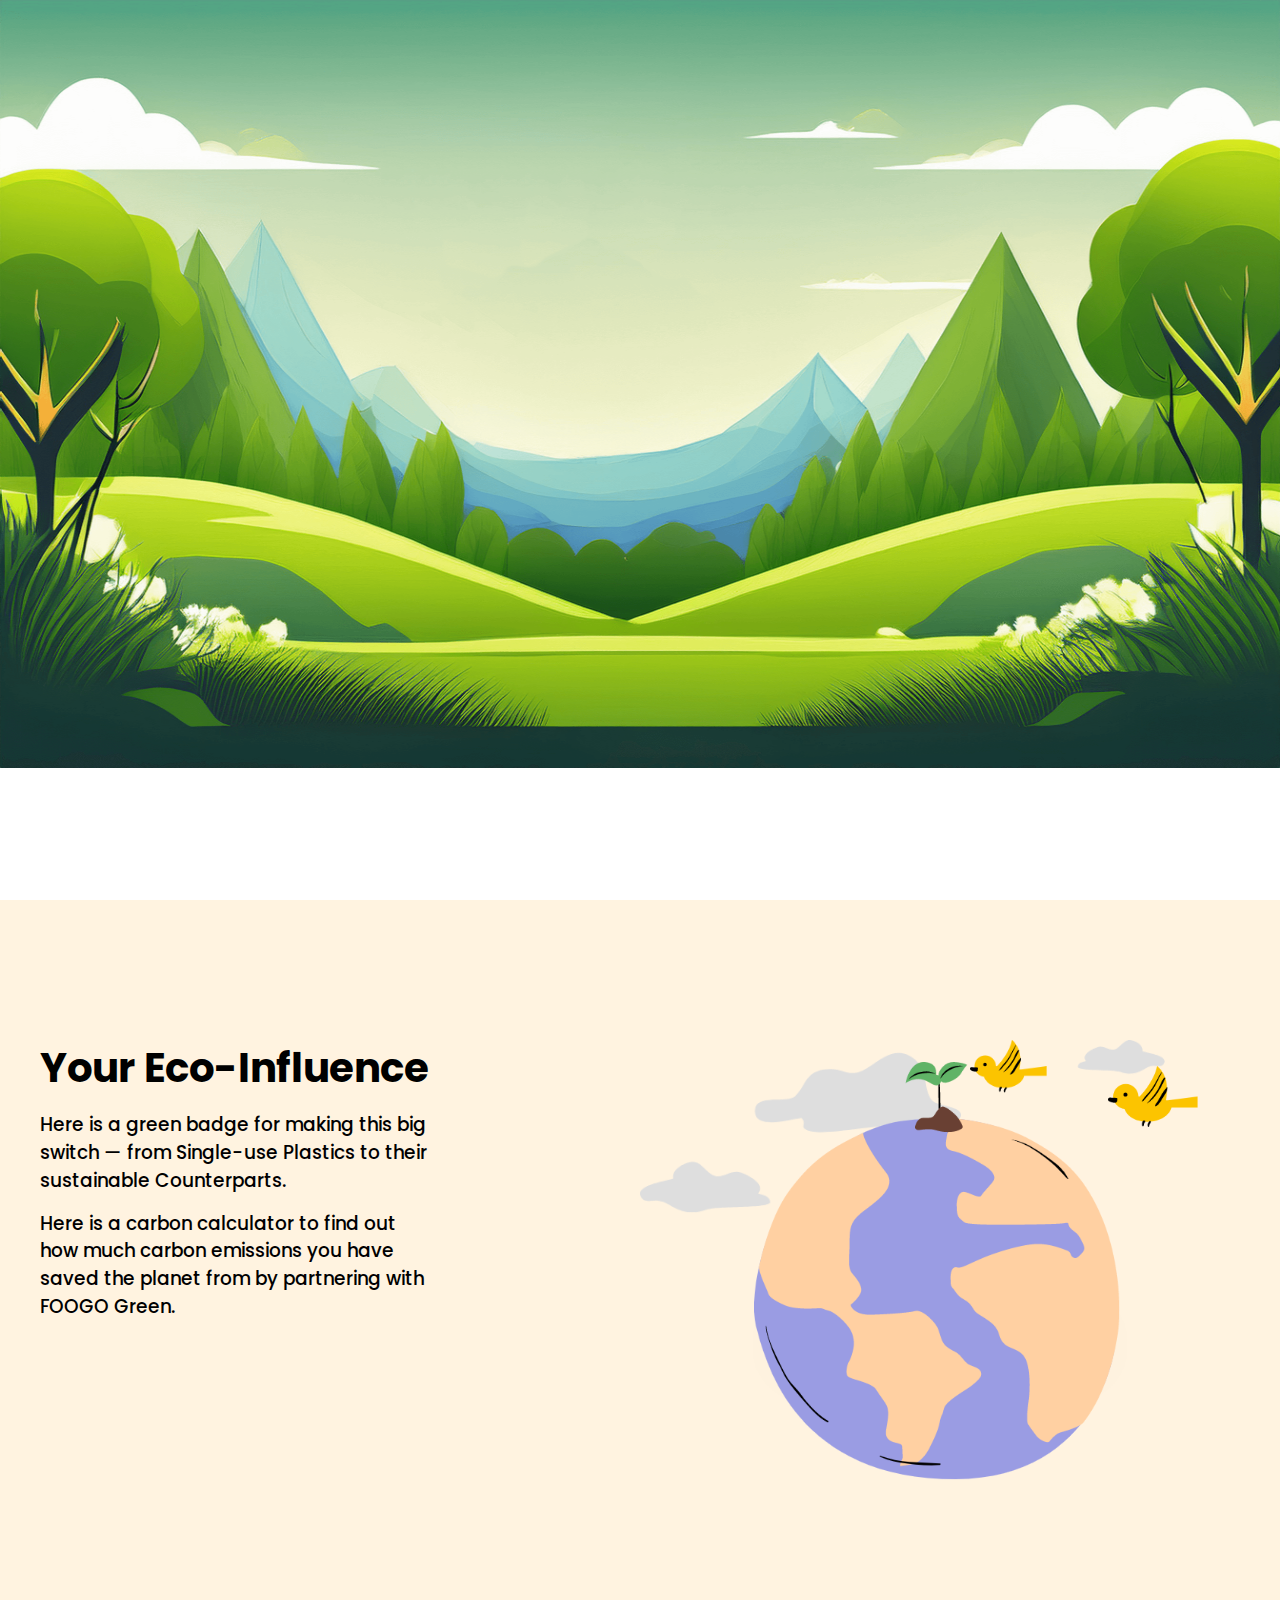
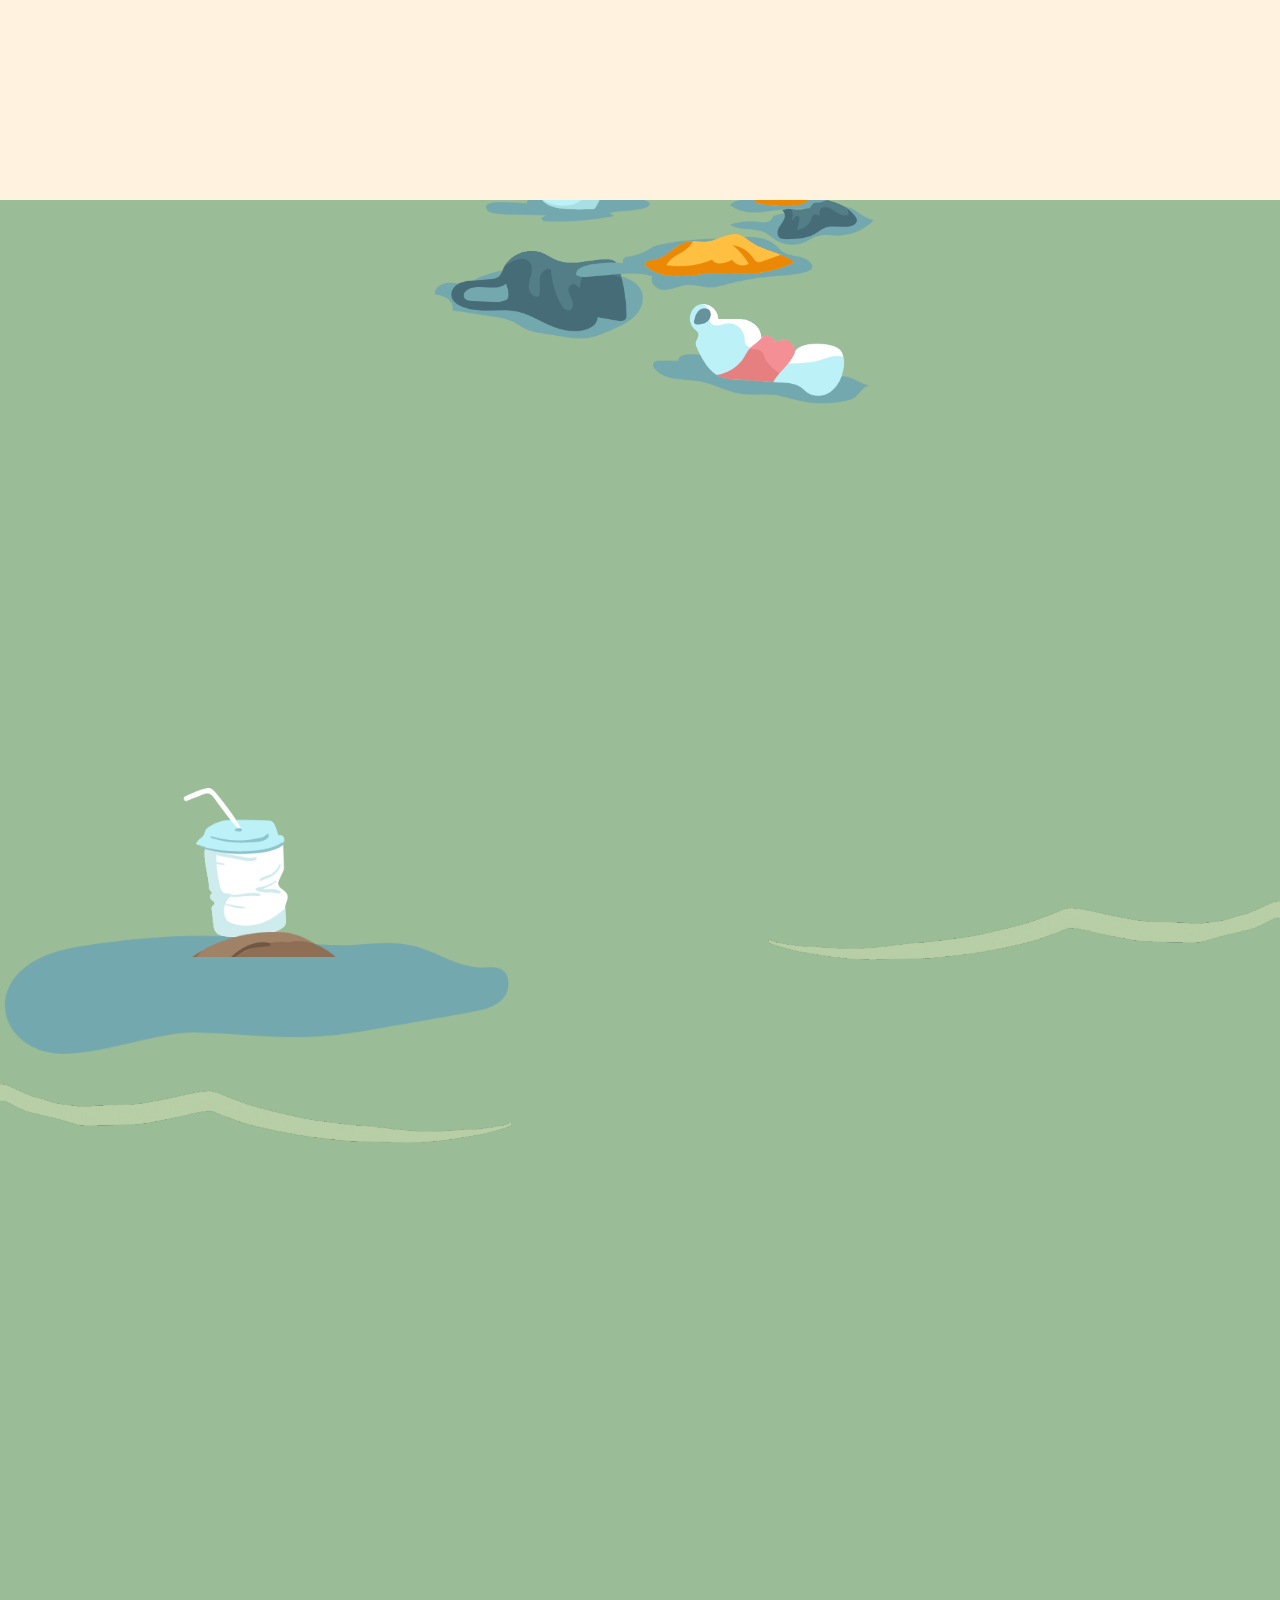
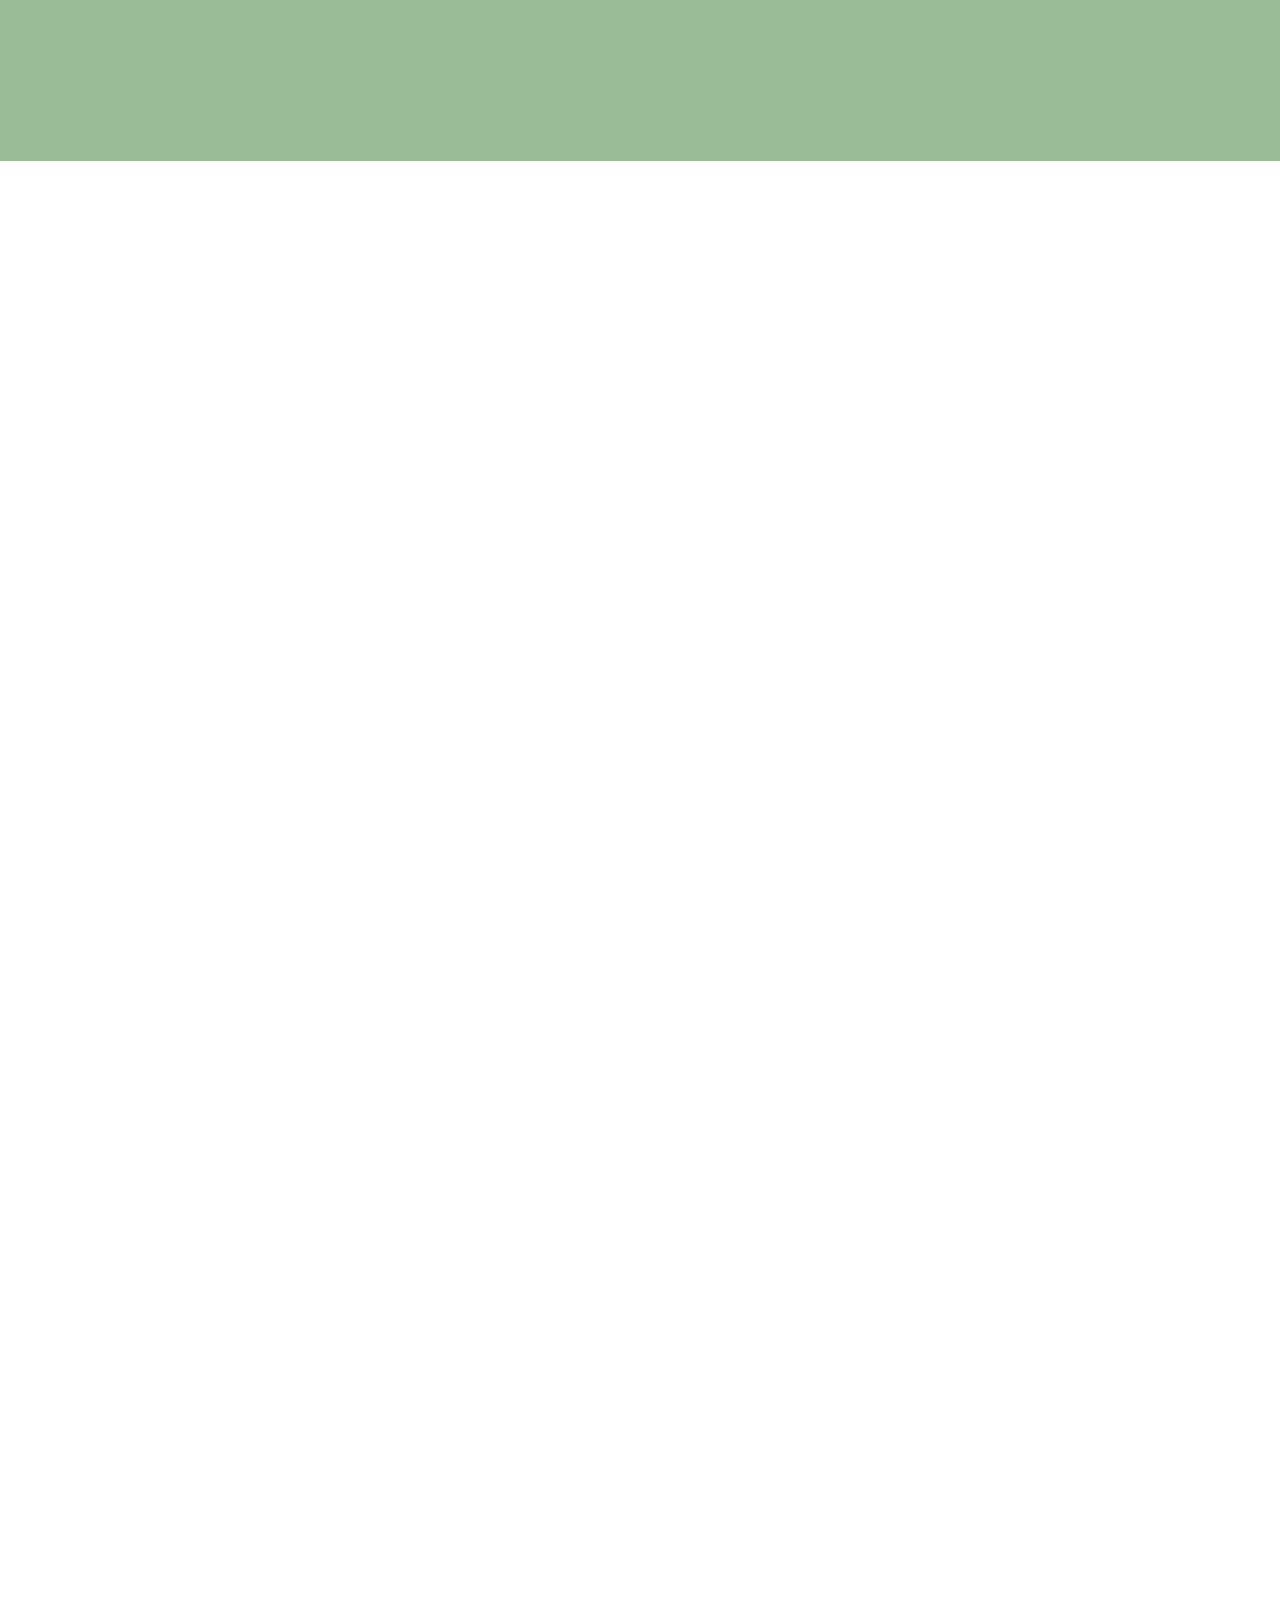
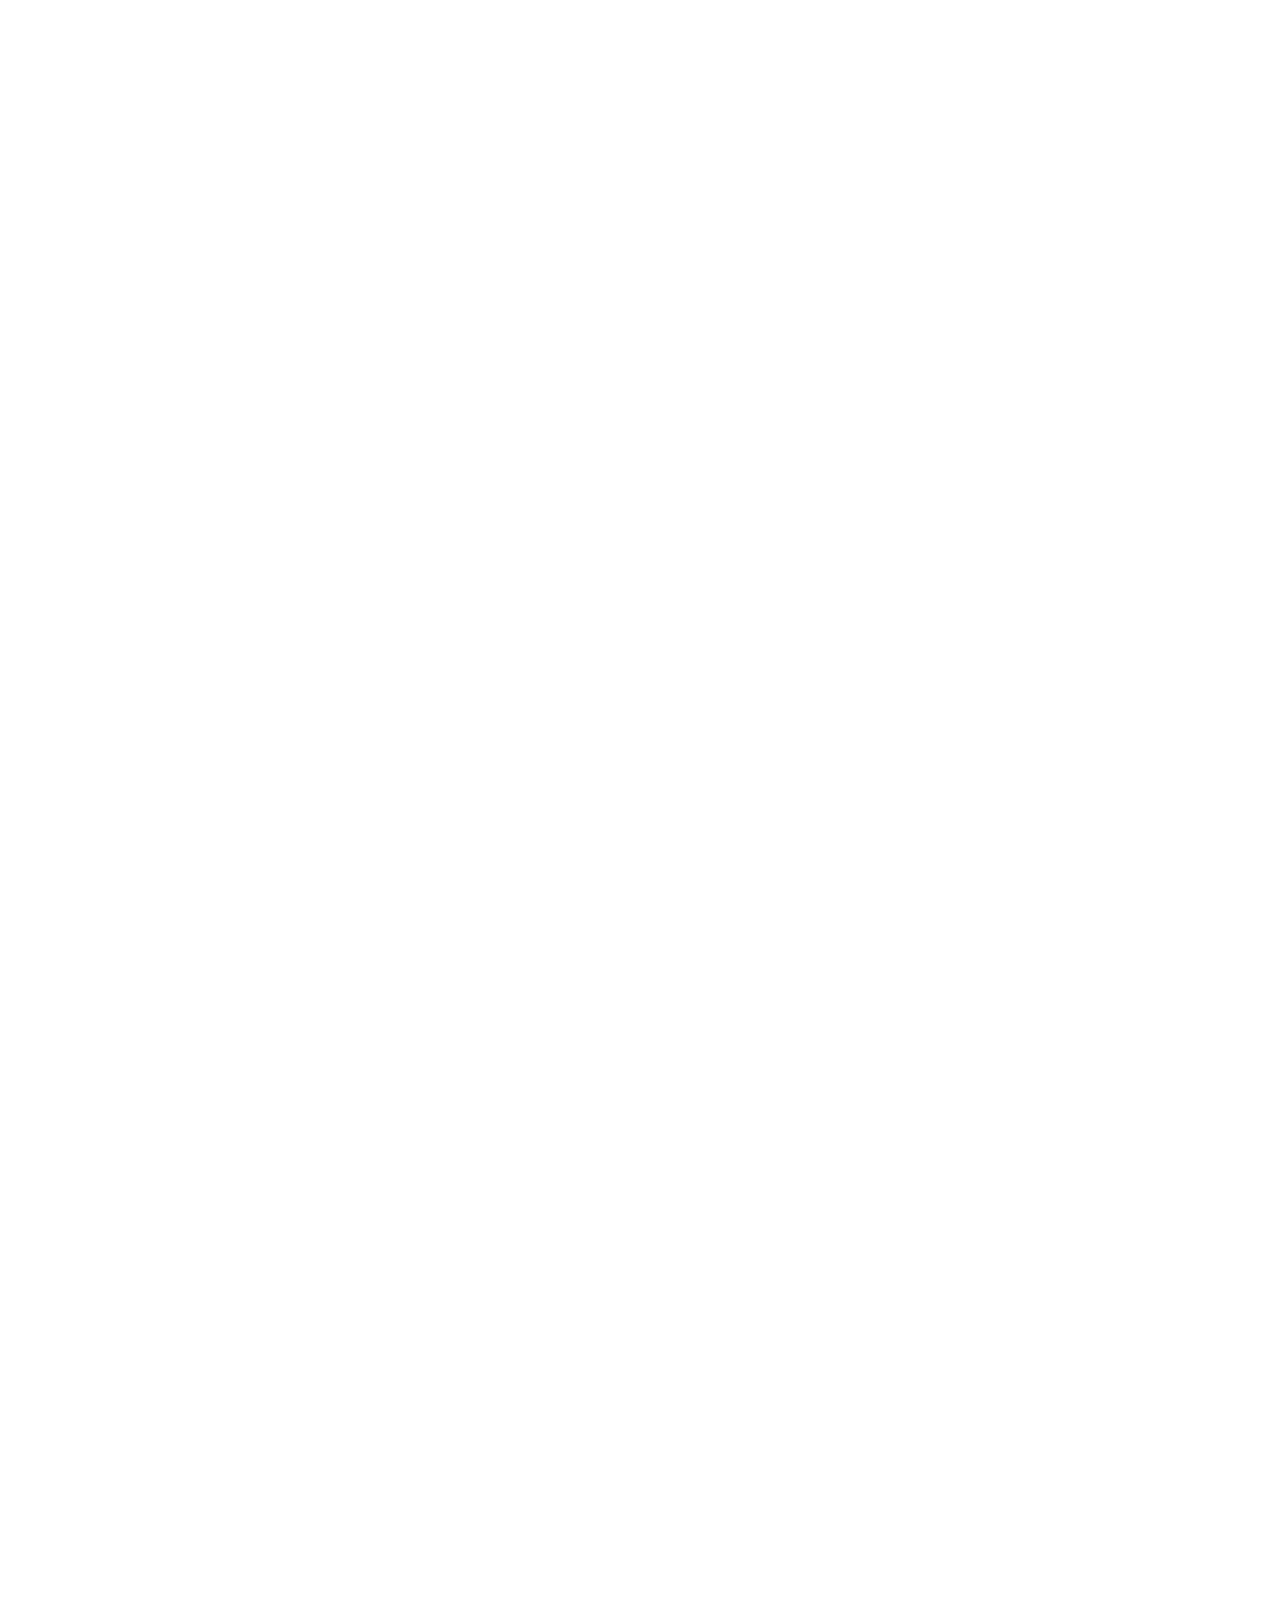
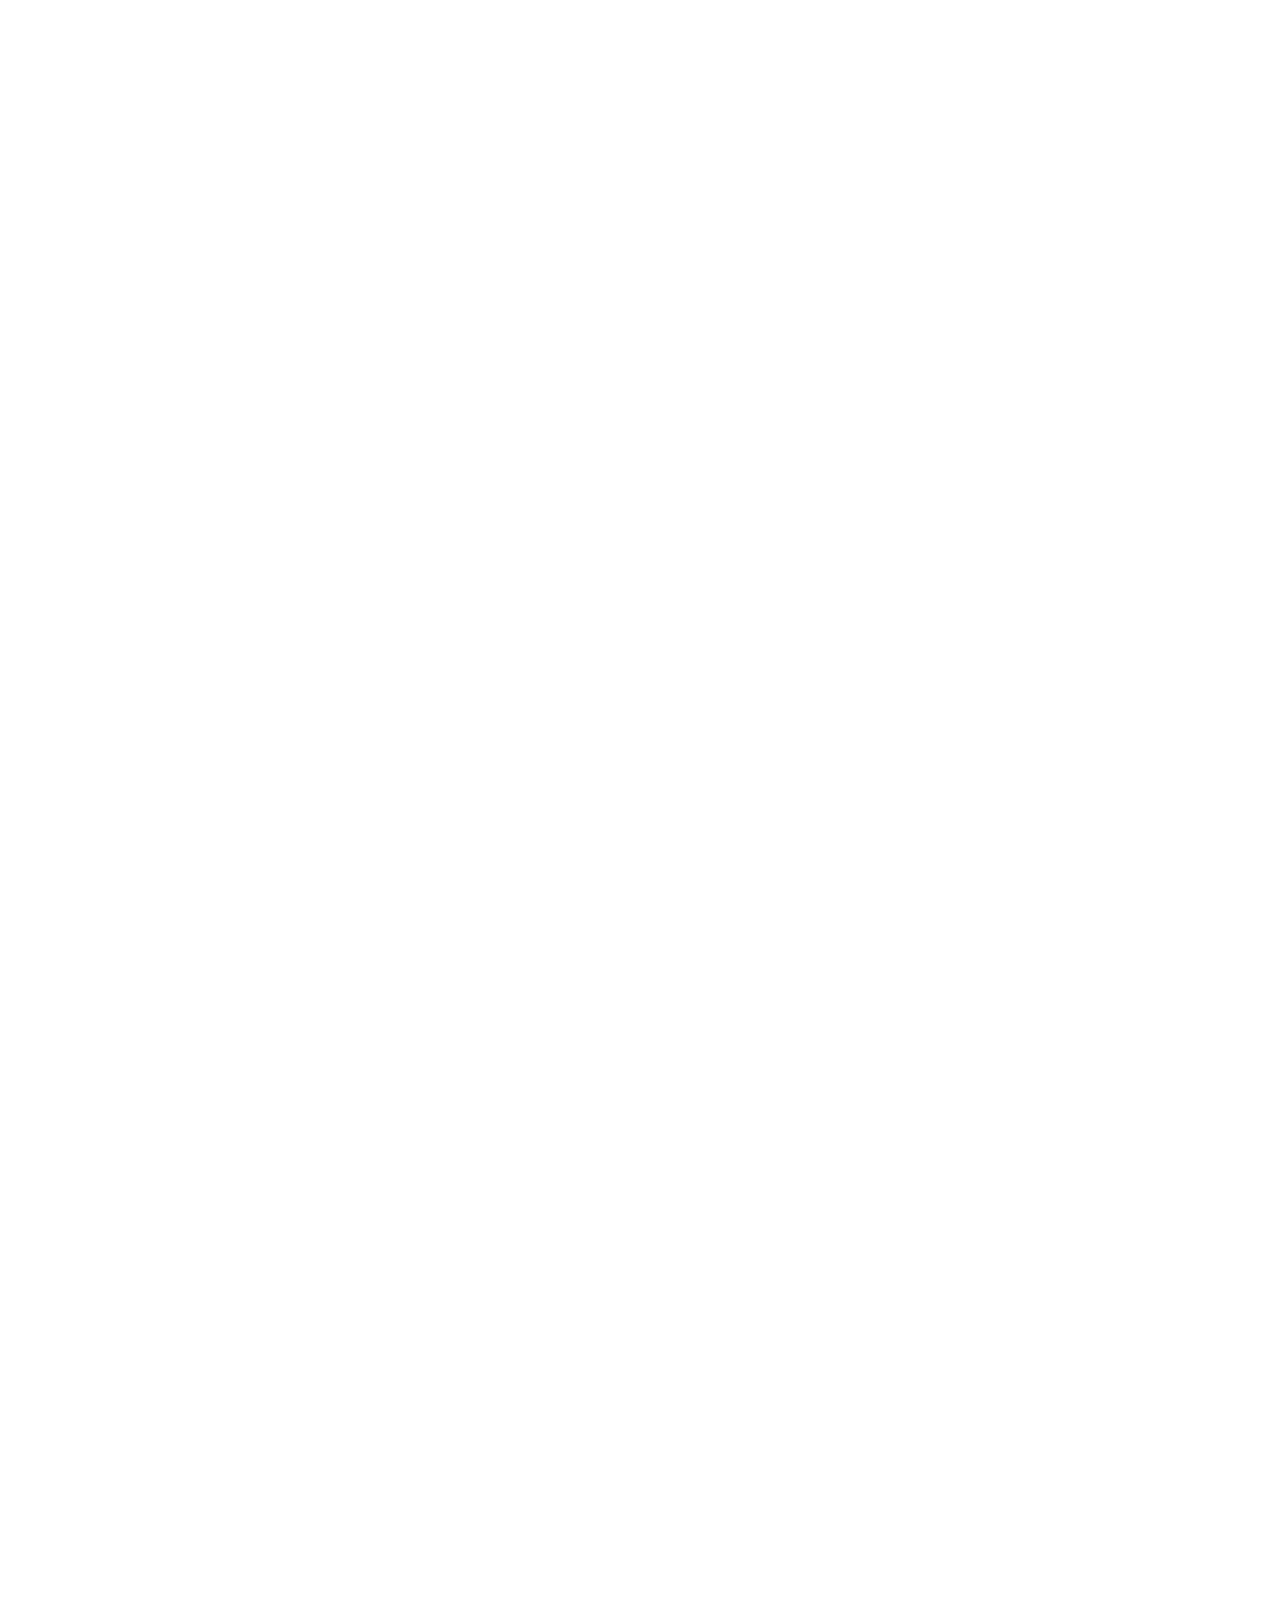
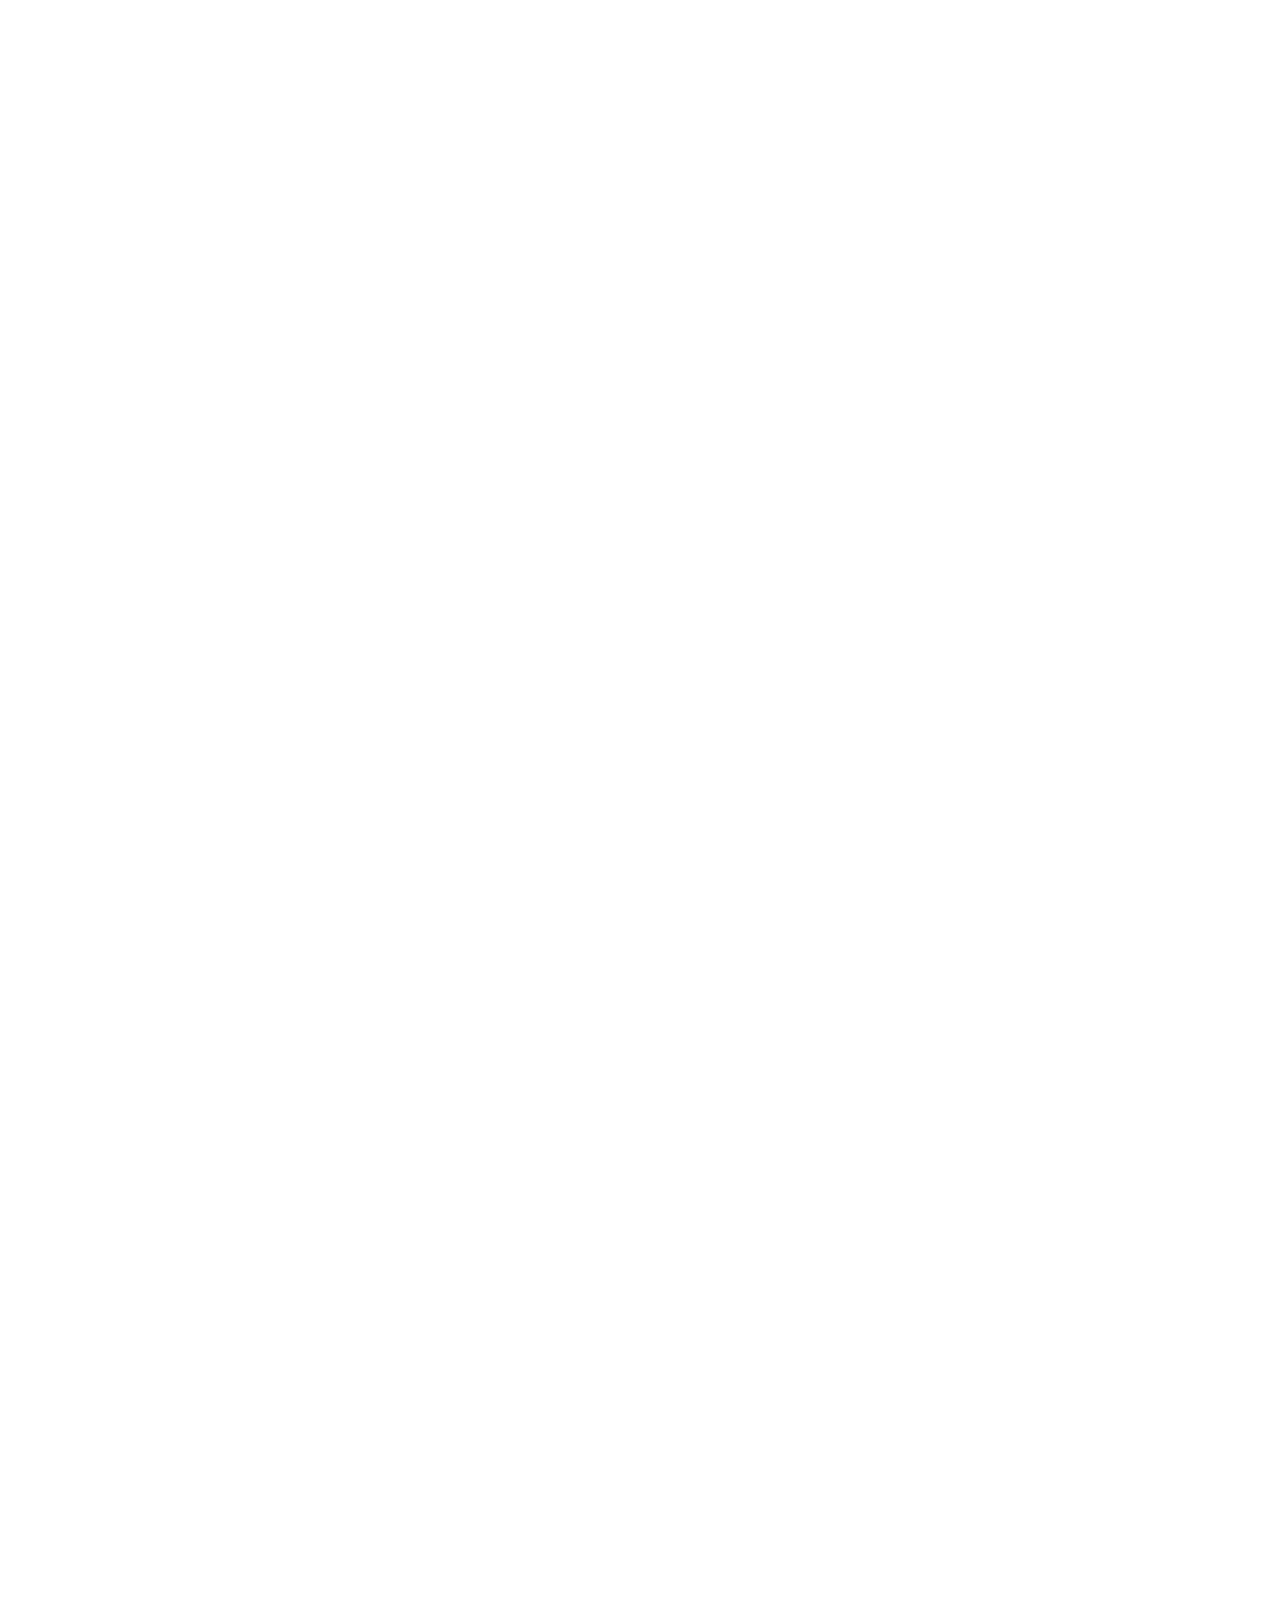
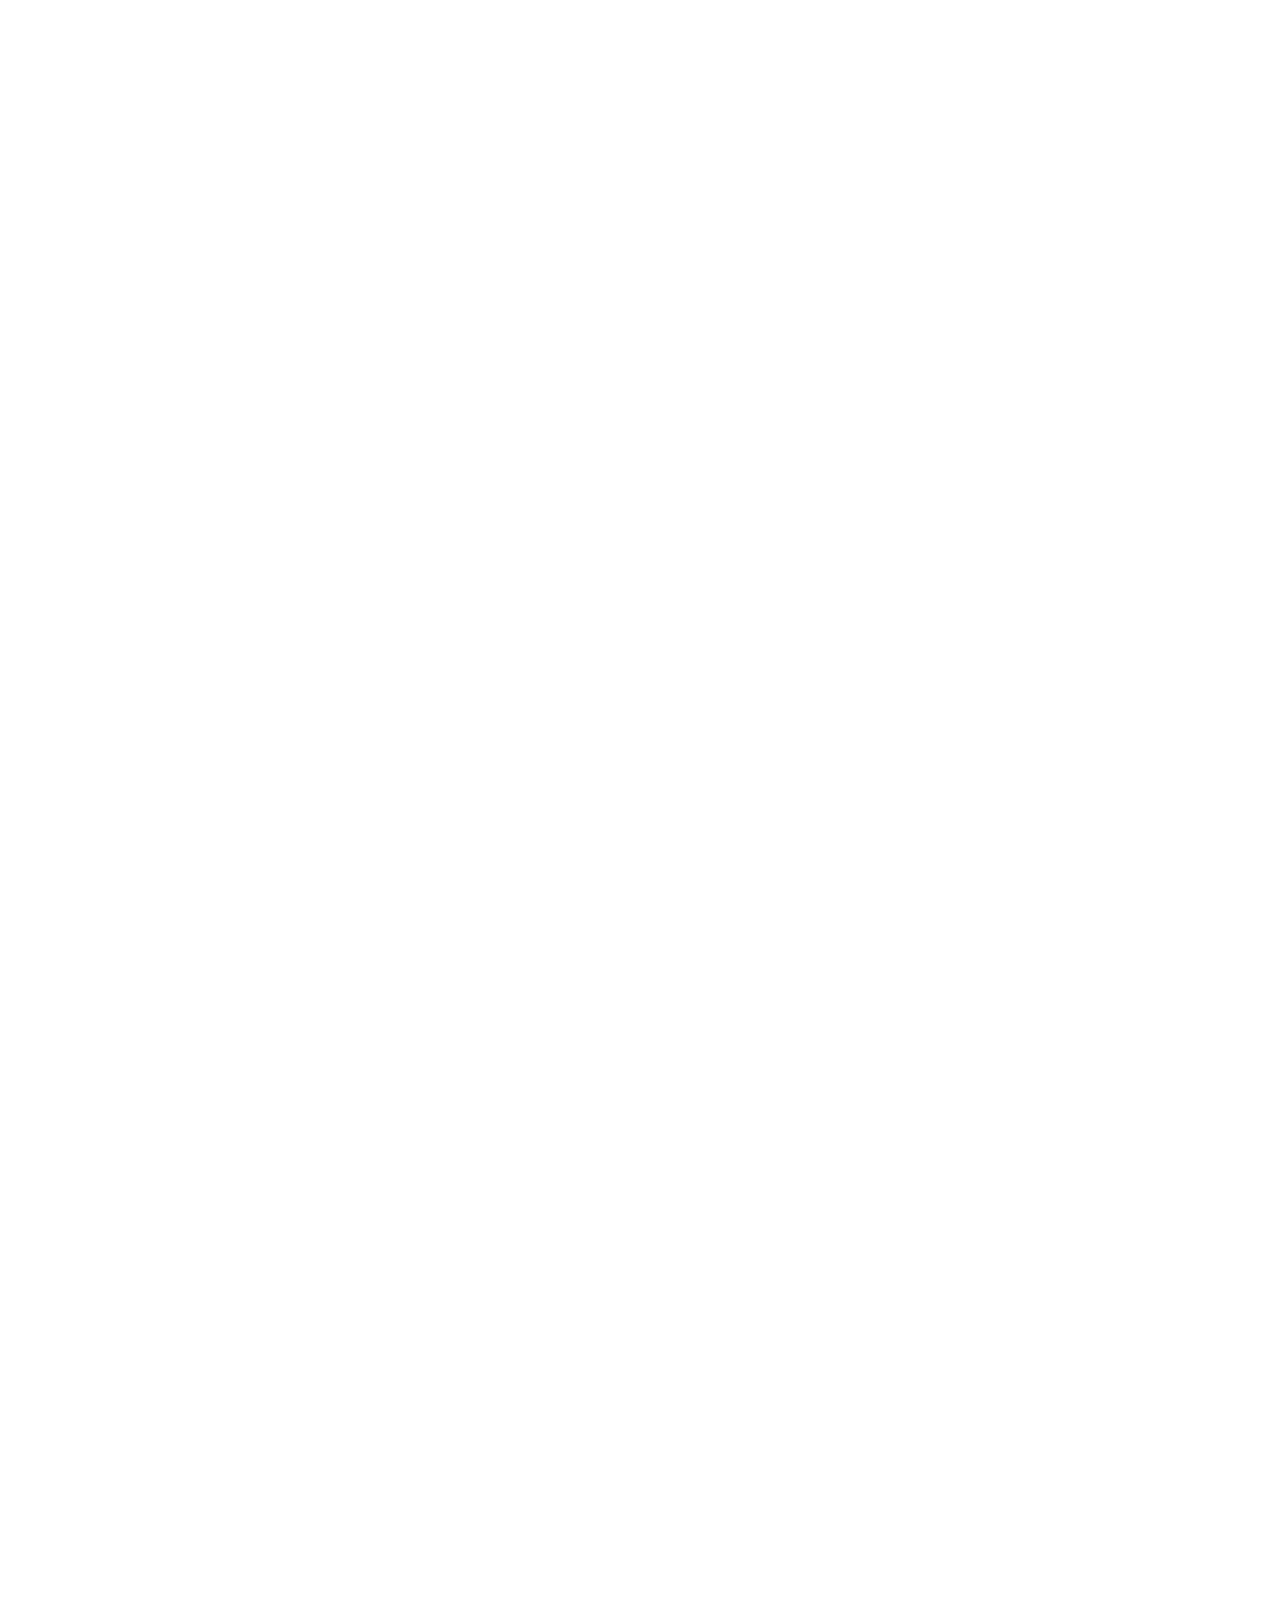
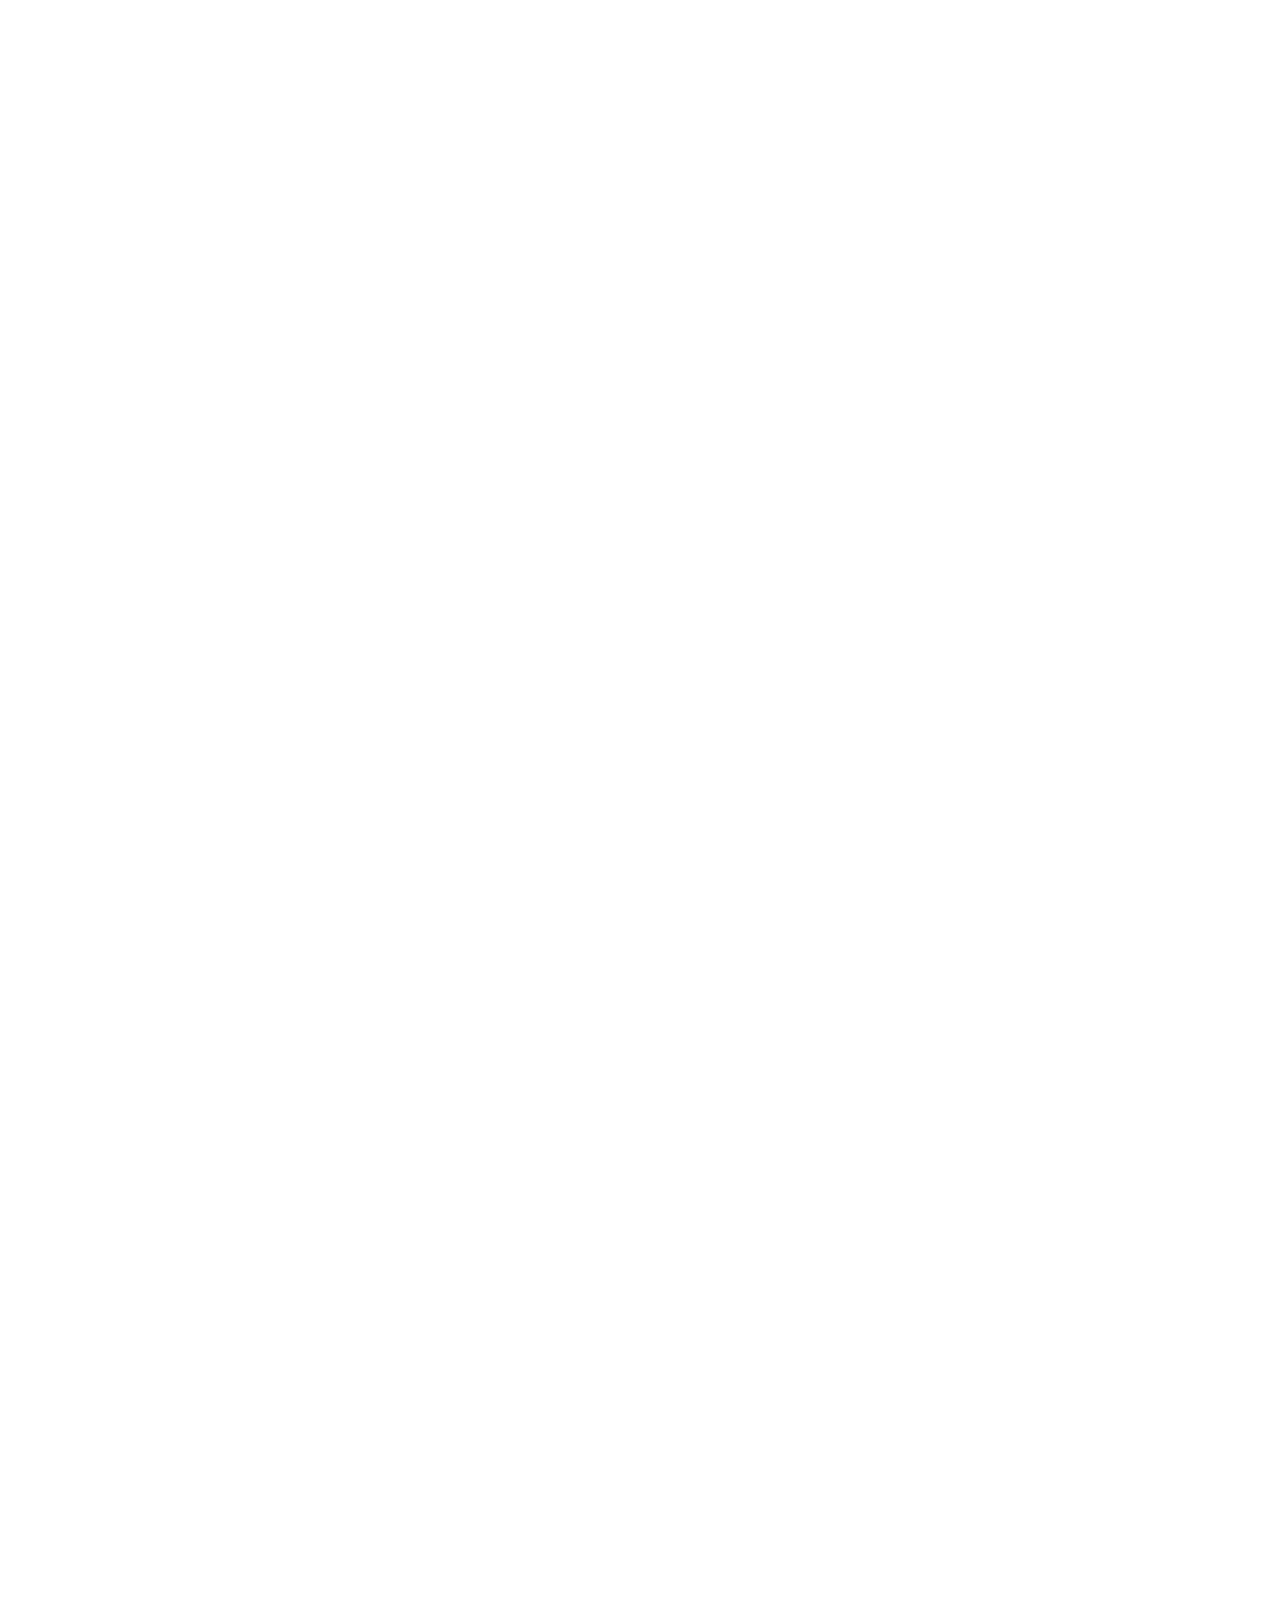
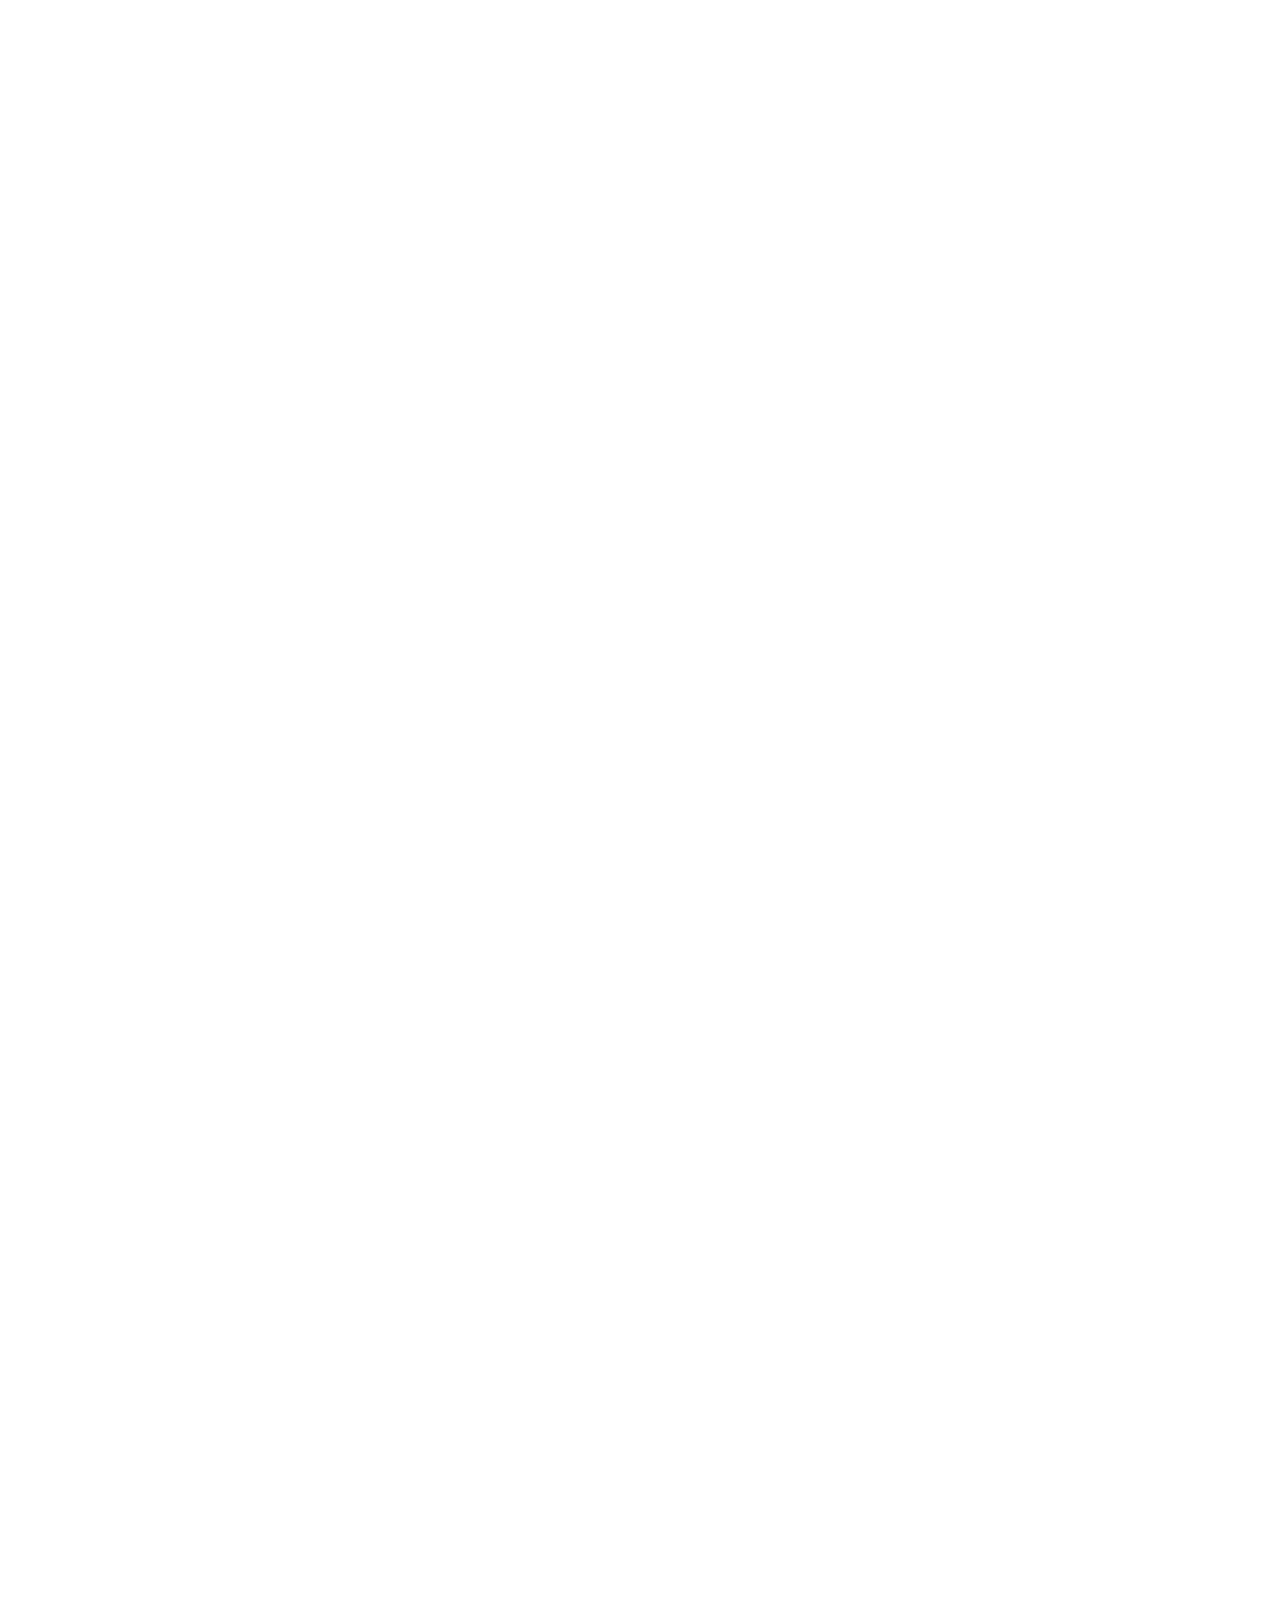
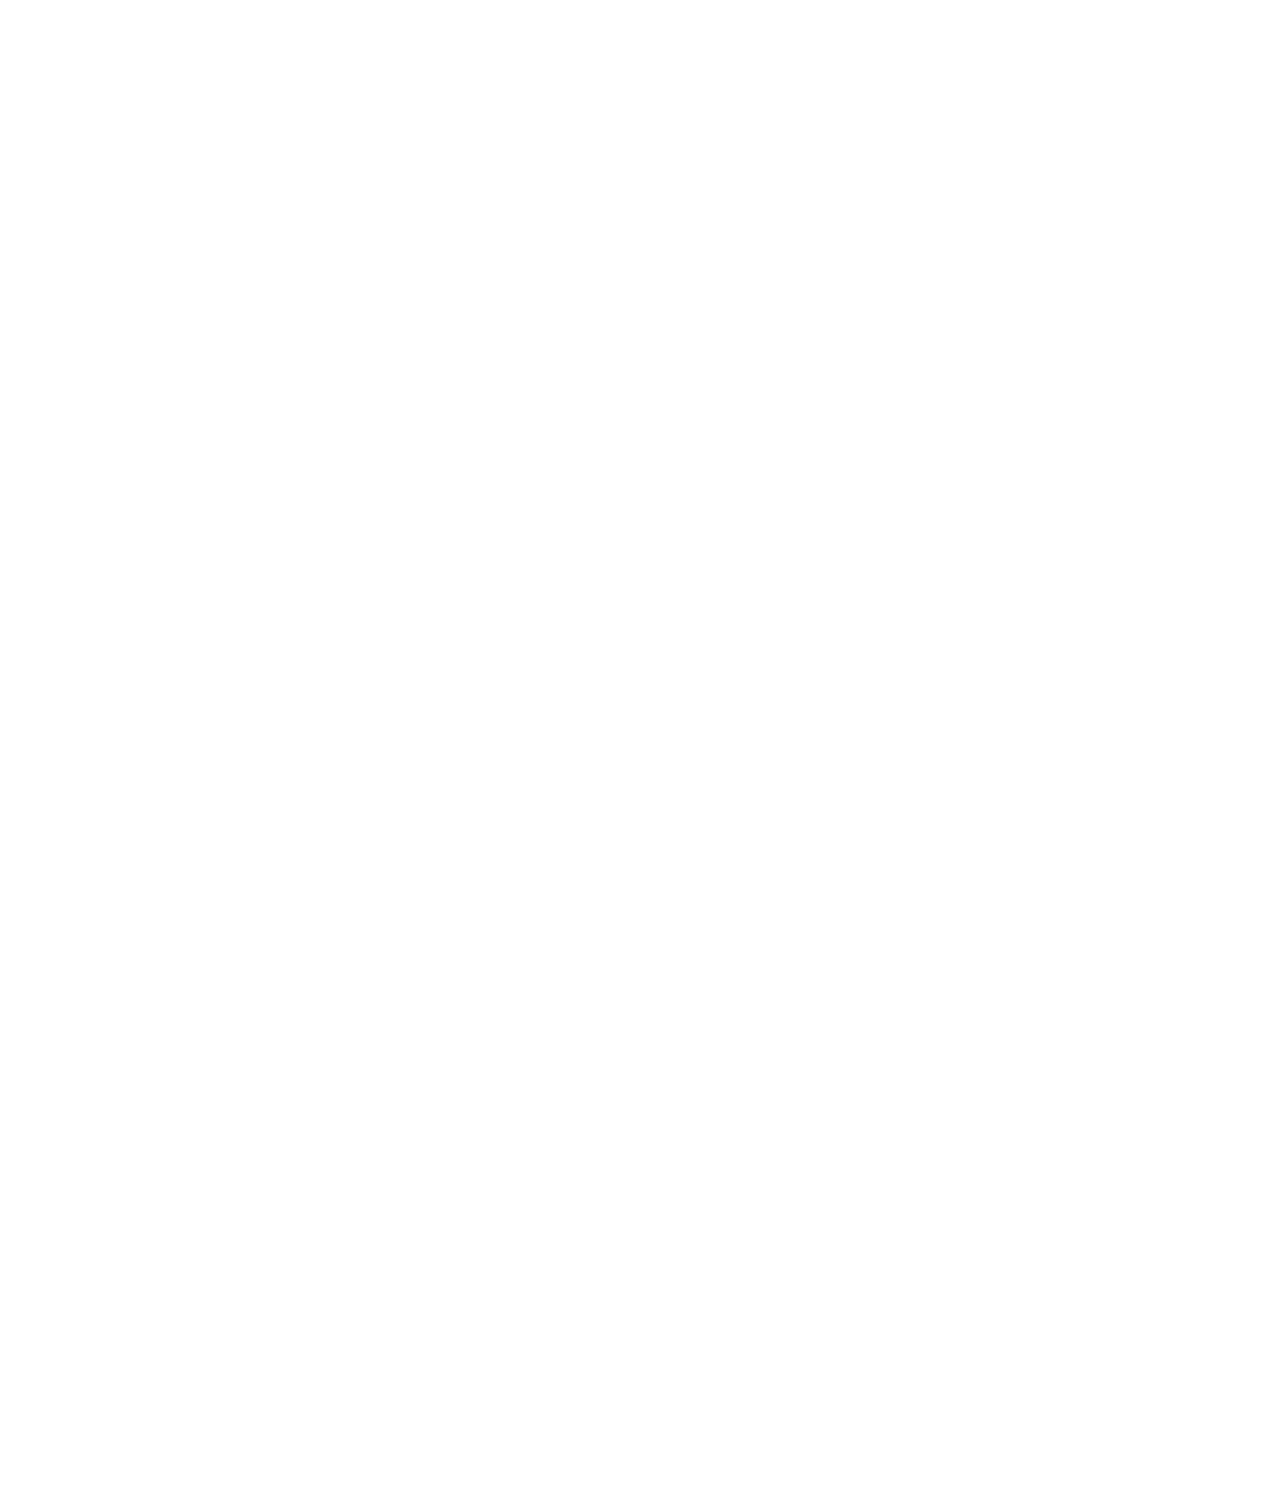
<file: main.html>
<!DOCTYPE html>
<html lang="en-GB">
    <head>
        <meta charset="utf-8">
        <meta name="viewport" content="width=device-width, initial-scale=1.0">
        <title>Foogo Green</title>
        <meta name="author" content="">
        <link rel="stylesheet" href="css/main.css">
        <link rel="stylesheet" href="css/custom.css">
        <!--[if lt IE 9]>
          <link rel="stylesheet" href="css/ie.css">
        <![endif]-->

        <link href='http://fonts.googleapis.com/css?family=Ubuntu:300,500' rel="stylesheet">
        <!--Google Fonts-->
        <link rel="preconnect" href="https://fonts.googleapis.com">
        <link rel="preconnect" href="https://fonts.gstatic.com" crossorigin="">
        <link href="https://fonts.googleapis.com/css2?family=Poppins:wght@100;200;300;400;500;600;700;800;900&amp;display=swap" rel="stylesheet">
        
        <link rel="shortcut icon" href="favicon.ico">
        
        <!--[if lt IE 9]><script src="http://html5shiv.googlecode.com/svn/trunk/html5.js"></script><![endif]-->

    </head>
    <body>
        <div id="skrollr-body--">
          <!-- Loading -->
          <div class="loading">
            <div class="loading-container">
              <img src="images/loading.gif" alt="Loading" class="loading-gif">
            </div>

          </div>
          
          <div class="container fg-desktop">
          
            <!-- Scene 1 -->
            <div class="scene skrollable unrendered" data-100="display:block;" data-700="display:none" >
              <div class="fg-phone-mainwrap">
                <div class="fg-phone-innerwrap">
                  <div class="fg-phone-title skrollable unrendered"  data-100="opacity:0;top:30%"  data-150="opacity:1000; top:30%;">
                      <h1 style="text-align: center; color: #051f05;  font-size: 72px;">Here is a Dare </h1>
                      <p style="text-align: center; color:#051f05;">Followed by a whole lot of truth.</p>
                      <div class="arrowContainer">
                        <div class="field">
                          <div class="scroll"></div>
                          <span>Scroll</span>
                        </div>
                      </div>
                  </div>  
                  <img class="bg-home" src="images/banner-Background.png" alt="Banner Background">
                </div>
              </div>
            </div>
            <!-- End Scene 1 -->
            

            <!-- Scene2 -->
            <div class="scene skrollable unrendered" 
            
            data-300="top: 100%" 
            data-700="top:0%" 
            data-1500="top:0%; opacity:100%" 
            data-1600="top:-50%" data-3600="top:-100%">
            
              <div class="fg-questbank-mainwrap">
                <div class="fg-questbank-innerwrap">
                  <div class="fg-questbank-container">
                    <div class="fg-quest-wrap">
                      <div class="fg-quest-card">
                        <div class="fg-quest-header" 

                        data-500="transform: translateX(-100%); opacity:0" 
                        data-700="transform: translateX(0%); opacity:100" 
                        data-1000="transform: translateX(0%); opacity:100" 
                        data-1600="transform: translateX(-100%); opacity:0" >
                         
                           <h3 class="skrollable unrendered" >Dare To Ask the Loaded Why</h3>
                          <p class="skrollable unrendered">To everyone known and unknown. </p>
                        </div>
                        
                        <div class="fg-quest-footer">
                          <div class="skrollable" style="position: absolute;" 
                          data-800="opacity: 0;top:100%" 
                          data-900="opacity: 1;top:70%" 
                          data-1000="opacity: 1;top:70%"
                          data-1500="opacity: 0;top:60%">
                            <span>?</span>
                            <h5 class="skrollable unrendered h5font" >Why do you almost seem nonchalant to our planet being systematically destroyed?</h5>
                       </div>

                         
                        </div>
                        <!--<span class="fg-desktop">?</span>-->
                      </div>
                    </div>
                  </div>
                </div>
              </div>
            </div>

            <!-- Scene 3 -->
            <div class="fg-bcoz-mainwrap scene scrollable unrendered" 

            data-1400="top:100%" data-1700="top:0%" 
            data-2000="top:-90%"  
            data-3000="top:-90%"  data-3300="top:-165%" 
            data-3800="top:-165%" 
            data-3900="top:-260%" data-4300="top:-260%" data-4400="top:-260%;display:block;" data-4500="top:-350%;display:block;" data-4700="top:-380%;display:block;">
              

              <div class="fg-bcoz-innerwrap">
                <div class="fg-bcoz-container">
                  <div class="fg-bcoz-header" data-1500="opacity: 0; top:100%" data-1700="opacity: 1; top:80%" data-3300="opacity: 1; top:80%">
                    <h2>BECAUSE</h2>
                    <h5>The world needs more of us.</h5>
                    <p>Those who are too cool to not care. About the oceans, the animals, the trees and the planet.</p>
                  </div>
                </div>
                <div class="fg-grnwrap" data-2000="opacity: 1;top:60%" data-2500="opacity: 1;top:10%;"> 
                  <div class="fg-desktop">
                    <img src="images/Sea_wastes/Image 3.jpg" alt="" class="fg-grn-topwave">
                  </div>
                  <div class="fg-mweb-img fg-mobile">
                    <img src="images/Sea_wastes/Image-3-mweb.jpg" alt="" class="fg-grn-topwave">
                  </div>
                  <div class="fg-grn-info-wrap">
                    <div class="fg-grn-info">
                      <h4 style="font-size: 3.15vw; line-height: 1.2;"  data-2500="opacity: 0;" data-3000="opacity: 1;">Did you Know?</h2>
                      <p style="width:68%;font-size: 1.9vw; line-height: 1.3; padding-top: 2%;" data-2500="opacity: 0;" data-3100= " opacity: 1;">Every year 12 million tonnes of plastic goes into the ocean leading to the death of 100 million marine animals </p>
                      
                      <!-- <img src="images/Sea_wastes/Group 56.svg" alt=""> -->
                    </div>
                    <div class="fg-seawastes">
                      <img src="images/Sea_wastes/Group 67.png" class="fg-seawastes_67 planet" data-2000="left:-28%" data-2200="left:50%" alt="">
                      <img src="images/Sea_wastes/Group 68.png" class="fg-seawastes_68 planet" data-2200="left:6%" data-2400="left:-20%" alt="">
                      <img src="images/Sea_wastes/Group 69.png" class="fg-seawastes_69 planet" data-2000="left:-6%" data-2400="left:20%" alt="">
                      <img src="images/Sea_wastes/Group 70.png" class="fg-seawastes_70 planet" data-2200="left:18%" data-2400="left:-10%" alt="">
                      <img src="images/Sea_wastes/Group 71.png" class="fg-seawastes_71 planet" data-2200="left:18%" data-2400="left:-10%" alt="">
                      <img src="images/Sea_wastes/Group 72.png" class="fg-seawastes_72 planet" data-2500="left:11%" data-2400="left:-20%" alt="">
                      <img src="images/Sea_wastes/Group 73.png" class="fg-seawastes_73 planet" data-2460="left:40.5%" data-2400="left:-20%" alt="">
                      <img src="images/Sea_wastes/Group 74.png" class="fg-seawastes_74 planet" data-3000="left:50%" data-2400="left:-20%" alt="">
                      <img src="images/Sea_wastes/Group 75.png" class="fg-seawastes_75 planet" data-3000="left:30%" data-2400="left:-20%" alt="">
                      <img src="images/Sea_wastes/Group 76.png" class="fg-seawastes_76 planet" data-2600="left:31%" data-2400="left:-20%" alt="">
                      <img src="images/Sea_wastes/Group 77.png" class="fg-seawastes_77 planet" data-3000="left:11%" data-2400="left:-20%"alt="">
                      <img src="images/Sea_wastes/Group 78.png" class="fg-seawastes_78 planet" data-2600="left:18%" data-2400="left:-20%" alt="">
                      <img src="images/Sea_wastes/Group 79.png" class="fg-seawastes_79 planet" data-2800="left:25%" data-2400="left:-20%" alt="">
                      <img src="images/Sea_wastes/Group 81.png" class="fg-seawastes_81 planet" data-3000="left:25%" data-2400="left:-20%" alt="">
                      <img src="images/Sea_wastes/Group 82.png" class="fg-seawastes_82 planet" data-2300="left:41%" data-2400="left:-20%" alt="">
                      <img src="images/Sea_wastes/Group 83.png" class="fg-seawastes_83 planet" data-2100="left:48%" data-2400="left:-20%" alt="">
                      <img src="images/Sea_wastes/Group 84.png" class="fg-seawastes_84 planet" data-2000="left:55.5%" data-2400="left:-20%" alt="">
                      <img src="images/Sea_wastes/Group 85.png" class="fg-seawastes_85 planet" data-2200="left:50.5%" data-2400="left:-20%" alt="">
                      <img src="images/Sea_wastes/Group 86.png" class="fg-seawastes_86 planet" data-2600="left:40.5%" data-2400="left:-20%" alt="">
                      <img src="images/Sea_wastes/Group 87.png" class="fg-seawastes_87 planet" data-2700="left:29%" data-2400="left:-20%" alt="">
                      <img src="images/Sea_wastes/Group 88.png" class="fg-seawastes_88 planet" data-2000="left:39%" data-2400="left:-20%" alt="">
                      <img src="images/Sea_wastes/Group 89.png" class="fg-seawastes_89 planet" data-2200="left:29%" data-2400="left:-20%" alt="">
                      <img src="images/Sea_wastes/Group 90.png" class="fg-seawastes_90 planet" data-2900="right:26%" data-2400="right:-20%" alt="">
                      <img src="images/Sea_wastes/Group 91.png" class="fg-seawastes_91 planet" data-3000="right:25%" data-2400="right:-20%"  alt="">
                      <img src="images/Sea_wastes/Group 92.png" class="fg-seawastes_92 planet" data-2700="right:6%" data-2400="right:-20%" alt="">
                      <img src="images/Sea_wastes/Group 93.png" class="fg-seawastes_93 planet" data-2400="right:2%" data-2400="right:-20%"  alt="">
                      <img src="images/Sea_wastes/Group 94.png" class="fg-seawastes_94 planet" data-2700="right:0%" data-2400="right:-20%" alt="">
                      <img src="images/Sea_wastes/Group 95.png" class="fg-seawastes_95 planet" data-2900="right:3%" data-2400="right:-20%" alt="">
                      <img src="images/Sea_wastes/Group 96.png" class="fg-seawastes_96 planet" data-3000="right:0" data-2400="right:-20%" alt="">
                      <img src="images/Sea_wastes/Group 97.png" class="fg-seawastes_97 planet" data-3000="right:-7%" data-2400="right:-20%" alt="">
                    </div>
                  </div>

                  <div class="fg-seal-mainwrap">
                    <div class="fg-seal-innerwrap">
                      <div class="fg-seal-container">
                        <div class="fg-seal-img">
                          <div class="seal-wrap">
                           <!--  <img src="images/plastic_cup.png" alt="Plastic Cup" class="fg-plastic-cup"> -->
                            <img src="images/plastic_cup_seal.png" alt="Seal" data-3350="top: 65%;clip: rect(0, 500px, 169px, 0px);" data-3500="top: 10%; clip: rect(0, 500px, 622px, 0px);"  class="fg-plastic-cup seal">
                          </div>
                          <img src="images/seal_water.png" alt="Seal Water" class="fg-seal-water">
                        </div>
                        <div class="fg-seal-content" data-3200="display:none;" data-3600="display:flex;">
                          <h4>They Need Us and We<br> Need Them</h4>
                          <p>…. The Oceans, The Trees, The Animals<br> and The Planet.</p>
                        </div>
                      </div>
                    </div>
                    <img src="images/Image 4.png" alt="">
                  </div>

                  <div class="fg-fish-mainwrap">
                    <img src="images/Image 5.png" alt="" class="fg-desktop">
                    <div class="fg-fish-innerwrap">
                      <div class="fg-fish-container">
                        <div class="fg-fish-content" data-3900="opacity:0" data-4300="opacity:1">
                          <h4>Yes We Are a Small<br> Fish In A Big Pond</h4>
                          <p>Our contribution towards<br> sustainability will never be enough<br> when we look at the pollution<br> caused every single day…</p>
                        </div>
                        <div class="fg-fish-sec">
                          <img src="images/Fish.png" data-4000="width:12%" data-4200="width:100%" alt="Fish" class="fg-fish">
                         <!-- <div data-8500="display:none;" data-9000="display:block;">
                            <div class="fg-desktop">
                              <img src="images/Group 61.png" alt="Popup" class="fg-fish-popup">
                            </div>
                            <div class="fg-mobile">
                              <p>It’s insane that 100<br class="fg-xs"> million marine animals are estimated to die every year of plastic pollution alone. And yet we think sustainable living is a choice :(</p>
                              <img src="images/Group 61-mweb.png" alt="Popup" class="fg-fish-popup">
                            </div>
                        </div>-->
                        </div>
                      </div>
                    </div>
                  </div>

                </div>              
              </div>
            </div>

            <!-- Scene 4 -->
            <div class="fg-ecoprod-mainwrap scene scrollable unrendered" data-4400="top:100%" data-4500="top:0%" data-4700="top:-120%">
              <div class="fg-ecoprod-innerwrap">
                <div class="fg-ecoprod-container">
                  <div class="fg-ecoprod-cont">
                    <h2>But,</h2>
                    <h4>We Took<br> the Teeny<br class="fg-mobile"> Tiny Step</h4>
                    <!--<p>Of creating an eco-friendly<br class="fg-mobile"> dinnerware<br class="fg-desktop"> brand that<br class="fg-mobile"> sells everything you need<br class="fg-mobile"> to<br class="fg-desktop"> organise a guilt-free<br class="fg-mobile"> and sustainable<br class="fg-desktop"> party or<br class="fg-mobile"> get-together.</p>-->
                    <P>Of creating an eco-friendly dinnerware <br>solution for all your party and catering needs.</P>  




                  </div>
                  <div class="fg-ecoprod-img">
                    <div class="fg-desktop">
                      <img src="images/banner-Image.png" alt="Banner Image">
                    </div>
                    <div class="fg-mobile">
                      <img src="images/banner-Image-mweb.png" alt="Banner Image">
                    </div>
                  </div>
                </div>
              </div>
            </div>

           

            

            <!-- Scene 7 -->
            <div class="fg-recycl-mainwrap scene scrollable unrendered" data-4500="top:100%" data-4700="top:0%" data-4850="top:-100%">
              <div class="fg-recycl-innerwrap">
                <div class="fg-recycl-container">
                     <img class="giftImage" src="images/12.png" alt="gift">
                  
                  <p>Explore our entire range of products on our website and get a special discount of x% on your first order.</p>
                  <button class="offerButton">Explore FOOGO Green</button>
                </div>
              </div>
            </div>

            <!-- Scene 8 -->
            <div class="fg-ecoinflu-mainwrap scene scrollable unrendered" data-4700="display:block;top:100%" data-4850="top:0%" data-5000="top:0%">
              <div class="fg-ecoinflu-innerwrap">
                <div class="fg-ecoinflu-container">
                  <div class="fg-ecoinflu-cont" >
                    <h4>Your<br class="fg-mobile"> Eco-Influence</h4>
                    <p>Here is a green badge for making this big<br class="fg-desktop"> switch — from Single-use Plastics to their<br class="fg-desktop"> sustainable Counterparts.</p>
                    <p>Here is a carbon calculator to find out<br class="fg-desktop"> how much carbon emissions you have<br class="fg-desktop"> saved the planet from by partnering with<br class="fg-desktop"> FOOGO Green.</p>
                    <div class="fg-ecoinflu-cta scrollable unrendered" data-4900="transform: translateX(-100%); opacity:0" data-5000="transform: translateX(0%); opacity:1">
                      <a href="javascript:;">Calculate now</a>
                    </div>
                  </div>
                  <div class="fg-ecoinflu-img">
                    <img src="images/clouds.png" alt="Clouds" class="fg-clouds-img planet">
                    <img src="images/bird2.png" alt="Bird" class="fg-bird-img spacesuit">
                    <img src="images/bird.png" alt="Bird" class="fg-bird-img2 spacesuit">
                    <img src="images/Group 24.png" alt="Globe" class="fg-globe-img">
                    <img src="images/globe-shadow.svg" alt="Globe Shadow" class="fg-globe-shadow">
                  </div>
                </div>
              </div>
            </div>

           
          <!-- Container -->
          </div>

          <div class="container fg-mobile">
          
            <div class="scene skrollable unrendered" data-1000="display:block;" data-2500="display:none" >
              <div class="fg-phone-mainwrap">
                <div class="fg-phone-innerwrap">
                  <div class="fg-phone-title skrollable unrendered">
                      <h1 style="text-align: center; color: #051f05;  font-size: 72px;">Here is a Dare </h1>
                      <p style="text-align: center; color:#051f05;margin-top: 15px;line-height: unset;">Followed by a whole lot of truth.</p>
                      <div class="arrowContainer">
                        <div class="field">
                          <div class="scroll"></div>
                          <span>Scroll</span>
                        </div>
                      </div>
                  </div>
                  <img class="bg-home" src="images/banner.png" alt="Banner Background">
                </div>
              </div>
            </div>

            <!-- Scene2 -->
            <div class="scene skrollable unrendered" 
            
            data-100="top: 100%" 
            data-300="top:0%" 
            data-500="top:0%; opacity:100%" 
            data-700="opacity:100%">
            
              <div class="fg-questbank-mainwrap">
                <div class="fg-questbank-innerwrap">
                  <div class="fg-questbank-container">
                    <div class="fg-quest-wrap">
                      <div class="fg-quest-card">
                        <div class="fg-quest-header" 
                        data-300="transform: translateX(-100%); opacity:0" 
                        data-500="transform: translateX(0%); opacity:100" 
                        data-1000="transform: translateX(0%); opacity:100" 
                        data-1200="transform: translateX(-100%); opacity:0" >
                         
                           <h3 class="skrollable unrendered" >Dare To Ask the Loaded Why</h3>
                          <p class="skrollable unrendered">To everyone known and unknown. </p>
                        </div>
                        
                        <div class="fg-quest-footer">
                          <div class="skrollable" style="position: absolute;" 
                          data-700="opacity: 0;top:100%" 
                          data-800="opacity: 1;top:100%" 
                          data-1000="opacity: 1;top:100%"
                          data-1120="opacity: 0;top:90%">
                              <span>?</span>
                              <h5 class="skrollable unrendered h5font" >Why do you almost seem nonchalant to our planet being systematically destroyed?</h5>
                          </div>
                        </div>
                      </div>
                    </div>
                  </div>
                </div>
              </div>
            </div>

            <!-- Scene 3 -->
            <div class="fg-bcoz-mainwrap scene scrollable unrendered" 

            data-1100="top:100%" data-1150="top:0%"  data-1290="top:0%" data-1400="top:-30%" 
            data-1500="top:-60%"  
            data-1850="top:-60%"  data-1900="top:-95%" 
            data-2100="top:-95%" 
            data-2300="top:-255%" data-2650="top:-255%" data-2700="top:-300%" data-2800="top:-355%" data-3000="top:-355%" data-3350="top:-800%;" >
              

              <div class="fg-bcoz-innerwrap">
                <div class="fg-bcoz-container">
                  <div class="fg-bcoz-header" data-1000="opacity: 0; top:100%" data-1100="opacity: 1; top:80%" data-2000="opacity: 1; top:80%">
                    <h2>BECAUSE</h2>
                    <h5>The world needs more of us.</h5>
                    <p>Those who are too cool to not care. About the oceans, the animals, the trees and the planet.</p>
                  </div>
                </div>
                <div class="fg-grnwrap" data-7000="opacity: 1;top:60%" data-7500="opacity: 1;top:10%;"> 
                  <div class="fg-desktop">
                    <img src="images/Sea_wastes/Image 3.jpg" alt="" class="fg-grn-topwave">
                  </div>
                  <div class="fg-mweb-img fg-mobile">
                    <img src="images/Sea_wastes/Image-3-mweb.jpg" alt="" class="fg-grn-topwave">
                  </div>
                  <div class="fg-grn-info-wrap">
                    <div class="fg-grn-info">
                      <h4 style="line-height: 1.2;"  data-1900="opacity: 0;" data-1950="opacity: 1;">Did you Know?</h2>
                      <p style="font-size: 5.9vw; line-height: 1.3; padding-top: 2%;" data-1950="opacity: 0;" data-2100= " opacity: 1;">Every year 12 million tonnes of plastic goes into the ocean leading to the death of 100 million marine animals </p>
                      
                      <!-- <img src="images/Sea_wastes/Group 56.svg" alt=""> -->
                    </div>
                    <div class="fg-seawastes">
                      <img src="images/Sea_wastes/Group 67.png" class="fg-seawastes_67 planet" data-1500="left:-8%" data-1850="left:20%" alt="">
                      <img src="images/Sea_wastes/Group 68.png" class="fg-seawastes_68 planet" data-1500="left:6%" data-1850="left:40%" alt="">
                      <img src="images/Sea_wastes/Group 69.png" class="fg-seawastes_69 planet" data-1600="left:16%" data-1850="left:20%" alt="">
                      <img src="images/Sea_wastes/Group 70.png" class="fg-seawastes_70 planet" data-1650="left:8%" data-1850="left:90%" alt="">
                      <img src="images/Sea_wastes/Group 71.png" class="fg-seawastes_71 planet" alt="">
                      <img src="images/Sea_wastes/Group 72.png" class="fg-seawastes_72 planet" data-1700="left:11%" data-1850="left:30%" alt="">
                      <img src="images/Sea_wastes/Group 73.png" class="fg-seawastes_73 planet" data-1750="left:40.5%" data-1850="left:100%" alt="">
                      <img src="images/Sea_wastes/Group 74.png" class="fg-seawastes_74 planet" data-1800="left:50%" data-1850="left:90%" alt="">
                      <img src="images/Sea_wastes/Group 75.png" class="fg-seawastes_75 planet" data-1850="left:30%" data-1850="left:70%" alt="">
                      <img src="images/Sea_wastes/Group 76.png" class="fg-seawastes_76 planet" data-1500="left:31%" data-1850="left:80%" alt="">
                      <img src="images/Sea_wastes/Group 77.png" class="fg-seawastes_77 planet" data-1600="left:11%" data-1850="left:30%"alt="">
                      <img src="images/Sea_wastes/Group 78.png" class="fg-seawastes_78 planet" data-1700="left:18%" data-1850="left:50%" alt="">
                      <img src="images/Sea_wastes/Group 79.png" class="fg-seawastes_79 planet" data-1800="left:25%" data-1850="left:60%" alt="">
                      <img src="images/Sea_wastes/Group 81.png" class="fg-seawastes_81 planet" data-1850="left:25%" data-1850="left:80%" alt="">
                      <img src="images/Sea_wastes/Group 82.png" class="fg-seawastes_82 planet" data-1500="left:41%" data-1850="left:60%" alt="">
                      <img src="images/Sea_wastes/Group 83.png" class="fg-seawastes_83 planet" data-1600="left:48%" data-1850="left:78%" alt="">
                      <img src="images/Sea_wastes/Group 84.png" class="fg-seawastes_84 planet" data-1500="left:50%" data-1850="left:64%" alt="">
                      <img src="images/Sea_wastes/Group 85.png" class="fg-seawastes_85 planet" data-1700="left:50.5%" data-1850="left:-20%" alt="">
                      <img src="images/Sea_wastes/Group 86.png" class="fg-seawastes_86 planet" data-1750="left:40.5%" data-1850="left:-20%" alt="">
                      <img src="images/Sea_wastes/Group 87.png" class="fg-seawastes_87 planet" data-1500="left:29%" data-1850="left:-20%" alt="">
                      <img src="images/Sea_wastes/Group 88.png" class="fg-seawastes_88 planet" data-1500="left:0%" data-1850="left:50%" alt="">
                      <img src="images/Sea_wastes/Group 89.png" class="fg-seawastes_89 planet" data-1500="left:52%" data-1850="left:80%" alt="">
                      <img src="images/Sea_wastes/Group 90.png" class="fg-seawastes_90 planet" data-1600="right:0%" data-1850="right:-20%" alt="">
                      <img src="images/Sea_wastes/Group 91.png" class="fg-seawastes_91 planet" data-1700="right:25%" data-1850="right:-20%"  alt="">
                      <img src="images/Sea_wastes/Group 92.png" class="fg-seawastes_92 planet" data-1750="right:6%" data-1850="right:-20%" alt="">
                      <img src="images/Sea_wastes/Group 93.png" class="fg-seawastes_93 planet" data-1800="right:2%" data-1850="right:-20%"  alt="">
                      <img src="images/Sea_wastes/Group 94.png" class="fg-seawastes_94 planet" data-1850="right:0%" data-1850="right:-20%" alt="">
                      <img src="images/Sea_wastes/Group 95.png" class="fg-seawastes_95 planet" data-1600="right:3%" data-1850="right:-20%" alt="">
                      <img src="images/Sea_wastes/Group 96.png" class="fg-seawastes_96 planet" data-1680="right:0" data-1850="right:-20%" alt="">
                      <img src="images/Sea_wastes/Group 97.png" class="fg-seawastes_97 planet" data-1800="right:-7%" data-1850="right:-20%" alt="">
                    </div>
                  </div>

                  <div class="fg-seal-mainwrap">
                    <div class="fg-seal-innerwrap">
                      <div class="fg-seal-container">
                        <div class="fg-seal-img">
                          <div class="seal-wrap">
                           <!--  <img src="images/plastic_cup.png" alt="Plastic Cup" class="fg-plastic-cup"> -->
                            <img src="images/plastic_cup_seal.png" alt="Seal" data-2350="top: 70%;clip: rect(0, 500px, 105px, 0px);" data-2500="top: 30%; clip: rect(0, 500px, 380px, 0px);"  class="fg-plastic-cup seal">
                          </div>
                          <img src="images/seal_water.png" alt="Seal Water" class="fg-seal-water">
                        </div>
                        <div class="fg-seal-content" data-2500="display:none;" data-2550="display:flex;">
                          <h4>They Need Us and We<br> Need Them</h4>
                          <p>…. The Oceans, The Trees, The Animals<br> and The Planet.</p>
                        </div>
                      </div>
                    </div>
                    <img src="images/Image 4.png" alt="">
                  </div>

                  <div class="fg-fish-mainwrap">
                    <img src="images/Image 5.png" alt="" class="fg-desktop">
                    <div class="fg-fish-innerwrap">
                      <div class="fg-fish-container">
                        <div class="fg-fish-content" data-2400="opacity:0" data-2700="opacity:0" data-2750="opacity:1">
                          <h4>Yes We Are a Small<br> Fish In A Big Pond</h4>
                          <p>Our contribution towards<br> sustainability will never be enough<br> when we look at the pollution<br> caused every single day…</p>
                        </div>
                        <div class="fg-fish-sec">
                          <img src="images/Fish.png" data-2700="width:12%" data-2900="width:100%" alt="Fish" class="fg-fish">
                         <!-- <div data-8500="display:none;" data-9000="display:block;">
                            <div class="fg-desktop">
                              <img src="images/Group 61.png" alt="Popup" class="fg-fish-popup">
                            </div>
                            <div class="fg-mobile">
                              <p>It’s insane that 100<br class="fg-xs"> million marine animals are estimated to die every year of plastic pollution alone. And yet we think sustainable living is a choice :(</p>
                              <img src="images/Group 61-mweb.png" alt="Popup" class="fg-fish-popup">
                            </div>
                        </div>-->
                        </div>
                      </div>
                    </div>
                  </div>

                </div>              
              </div>
            </div>

            <!-- Scene 4 -->
            <div class="fg-ecoprod-mainwrap scene scrollable unrendered" style="height:auto" data-3000="top:100%"  data-3100="top:0%" data-3110="top:-13%"  data-3230="top:-13%"  data-3300="top:-180%">
              <div class="fg-ecoprod-innerwrap">
                <div class="fg-ecoprod-container">
                  <div class="fg-ecoprod-cont">
                    <h2>But,</h2>
                    <h4>We Took<br> the Teeny<br class="fg-mobile"> Tiny Step</h4>
                    <!--<p>Of creting an eco-friendly<br class="fg-mobile"> dinnerware<br class="fg-desktop"> brand that<br class="fg-mobile"> sells everything you need<br class="fg-mobile"> to<br class="fg-desktop"> organise a guilt-free<br class="fg-mobile"> and sustainable<br class="fg-desktop"> party or<br class="fg-mobile"> get-together.</p>-->
                    <P>Of creating an eco-friendly dinnerware <br>solution for all your party and catering needs.</P>  
                  </div>
                  <div class="fg-ecoprod-img">
                    <div class="fg-desktop">
                      <img src="images/banner-Image.png" alt="Banner Image">
                    </div>
                    <div class="fg-mobile">
                      <img src="images/banner-Image-mweb.png" alt="Banner Image">
                    </div>
                  </div>
                </div>
              </div>
            </div>

             <!-- Scene 7 -->
             <div class="fg-recycl-mainwrap scene scrollable unrendered" data-3220="top:95%" data-3350="top:10%" data-3400="top:10%" data-3500="top:-100%">
              <div class="fg-recycl-innerwrap">
                <div class="fg-recycl-container">
                     <img class="giftImage" src="images/12.png" alt="gift">
                  
                  <p>Explore our entire range of products on our website and get a special discount of x% on your first order.</p>
                  <button class="offerButton">Explore FOOGO Green</button>
                </div>
              </div>
            </div>

            <!-- Scene 8 -->
            <div class="fg-ecoinflu-mainwrap scene scrollable unrendered" data-3400="display:block;top:100%" data-3500="top:0%" >
              <div class="fg-ecoinflu-innerwrap">
                <div class="fg-ecoinflu-container">
                  <div class="fg-ecoinflu-cont" >
                    <h4>Your<br class="fg-mobile"> Eco-Influence</h4>
                    <p>Here is a green badge for making this big<br class="fg-desktop"> switch — from Single-use Plastics to their<br class="fg-desktop"> sustainable Counterparts.</p>
                    <p>Here is a carbon calculator to find out<br class="fg-desktop"> how much carbon emissions you have<br class="fg-desktop"> saved the planet from by partnering with<br class="fg-desktop"> FOOGO Green.</p>
                    <div class="fg-ecoinflu-cta scrollable unrendered" data-3400="transform: translateX(-100%); opacity:0" data-3500="transform: translateX(0%); opacity:1">
                      <a href="javascript:;">Calculate now</a>
                    </div>
                  </div>
                  <div class="fg-ecoinflu-img">
                    <img src="images/clouds.png" alt="Clouds" class="fg-clouds-img planet">
                    <img src="images/bird2.png" alt="Bird" class="fg-bird-img spacesuit">
                    <img src="images/bird.png" alt="Bird" class="fg-bird-img2 spacesuit">
                    <img src="images/Group 24.png" alt="Globe" class="fg-globe-img">
                    <img src="images/globe-shadow.svg" alt="Globe Shadow" class="fg-globe-shadow">
                  </div>
                </div>
              </div>
            </div>



          </div>
        <!-- Skrollr Body -->
        </div>
        
        <!-- Scripts -->
        <script src="https://ajax.googleapis.com/ajax/libs/jquery/1.8.2/jquery.min.js"></script>
        <script>window.jQuery || document.write('<script src="js/vendor/jquery-1.8.2.min.js"><\/script>')</script>
        <script src="js/skrollr.min.js"></script>
        <script type="text/javascript">
        //http://detectmobilebrowsers.com/ + tablets
        (function(a) {
            if(/android|avantgo|bada\/|blackberry|blazer|compal|elaine|fennec|hiptop|iemobile|ip(ad|hone|od)|iris|kindle|lge |maemo|meego.+mobile|midp|mmp|netfront|opera m(ob|in)i|palm( os)?|phone|p(ixi|re)\/|plucker|pocket|psp|series(4|6)0|symbian|treo|up\.(browser|link)|vodafone|wap|windows (ce|phone)|xda|xiino|playbook|silk/i.test(a)
            ||
            /1207|6310|6590|3gso|4thp|50[1-6]i|770s|802s|a wa|abac|ac(er|oo|s\-)|ai(ko|rn)|al(av|ca|co)|amoi|an(ex|ny|yw)|aptu|ar(ch|go)|as(te|us)|attw|au(di|\-m|r |s )|avan|be(ck|ll|nq)|bi(lb|rd)|bl(ac|az)|br(e|v)w|bumb|bw\-(n|u)|c55\/|capi|ccwa|cdm\-|cell|chtm|cldc|cmd\-|co(mp|nd)|craw|da(it|ll|ng)|dbte|dc\-s|devi|dica|dmob|do(c|p)o|ds(12|\-d)|el(49|ai)|em(l2|ul)|er(ic|k0)|esl8|ez([4-7]0|os|wa|ze)|fetc|fly(\-|_)|g1 u|g560|gene|gf\-5|g\-mo|go(\.w|od)|gr(ad|un)|haie|hcit|hd\-(m|p|t)|hei\-|hi(pt|ta)|hp( i|ip)|hs\-c|ht(c(\-| |_|a|g|p|s|t)|tp)|hu(aw|tc)|i\-(20|go|ma)|i230|iac( |\-|\/)|ibro|idea|ig01|ikom|im1k|inno|ipaq|iris|ja(t|v)a|jbro|jemu|jigs|kddi|keji|kgt( |\/)|klon|kpt |kwc\-|kyo(c|k)|le(no|xi)|lg( g|\/(k|l|u)|50|54|\-[a-w])|libw|lynx|m1\-w|m3ga|m50\/|ma(te|ui|xo)|mc(01|21|ca)|m\-cr|me(di|rc|ri)|mi(o8|oa|ts)|mmef|mo(01|02|bi|de|do|t(\-| |o|v)|zz)|mt(50|p1|v )|mwbp|mywa|n10[0-2]|n20[2-3]|n30(0|2)|n50(0|2|5)|n7(0(0|1)|10)|ne((c|m)\-|on|tf|wf|wg|wt)|nok(6|i)|nzph|o2im|op(ti|wv)|oran|owg1|p800|pan(a|d|t)|pdxg|pg(13|\-([1-8]|c))|phil|pire|pl(ay|uc)|pn\-2|po(ck|rt|se)|prox|psio|pt\-g|qa\-a|qc(07|12|21|32|60|\-[2-7]|i\-)|qtek|r380|r600|raks|rim9|ro(ve|zo)|s55\/|sa(ge|ma|mm|ms|ny|va)|sc(01|h\-|oo|p\-)|sdk\/|se(c(\-|0|1)|47|mc|nd|ri)|sgh\-|shar|sie(\-|m)|sk\-0|sl(45|id)|sm(al|ar|b3|it|t5)|so(ft|ny)|sp(01|h\-|v\-|v )|sy(01|mb)|t2(18|50)|t6(00|10|18)|ta(gt|lk)|tcl\-|tdg\-|tel(i|m)|tim\-|t\-mo|to(pl|sh)|ts(70|m\-|m3|m5)|tx\-9|up(\.b|g1|si)|utst|v400|v750|veri|vi(rg|te)|vk(40|5[0-3]|\-v)|vm40|voda|vulc|vx(52|53|60|61|70|80|81|83|85|98)|w3c(\-| )|webc|whit|wi(g |nc|nw)|wmlb|wonu|x700|yas\-|your|zeto|zte\-/i.test(a.substr(0,4)))
            {
                //Add skrollr mobile on mobile devices.
                document.write('<script src="js/skrollr.mobile.min.js"><\/script>');
            }
        })(navigator.userAgent||navigator.vendor||window.opera);

        $(document).ready(function() {

          // Loading screen
          $(window).load(function() {
              show();
          });

          function show() {
              $('.loading').hide();
              $('.container').fadeIn();
          };

          // Initialise Skrollr
          skrollr.init({
            smoothScrolling: true,
            scale: 2,
            easing: 'swing'
          });

          // Scroll message at start
          $('.scroll-message').hide();
          $('.scroll-message').delay(3000).fadeIn(500);


          // ScrollTo Navigation   
          var slideTopPosisition = [0, 2535, 12000, 22500, 31000, 50000, 65000, 74000];
          
          var animateScrollNext = function(duration) {
            $('html, body').animate({ scrollTop: slideTopPosisition[currentSlide+1] }, duration);
          }

          var currentSlide = 0,
              $nextButton = $('#next');
              // $prevButton = $('#prev');

          $nextButton.on('click', function() {
            switch (currentSlide) {
              case 0:
                animateScrollNext(1500);
                currentSlide += 1;
                // $prevButton.removeClass('inactive');
                break;
              case 1:
                animateScrollNext(4000);
                currentSlide += 1;
                break;
              case 2:
                animateScrollNext(4000);
                currentSlide += 1;
                break;
              case 3:
                animateScrollNext(4000);
                currentSlide += 1;
                break;
              case 4:
                animateScrollNext(6000);
                currentSlide += 1;
                break;
              case 5:
                animateScrollNext(6000);
                currentSlide += 1;
                break;
              case 6:
                animateScrollNext(4000);
                currentSlide += 1;
                $nextButton.addClass('inactive');
                break;
            }
          });

          // Back to top button
          $('.back-to-top').on('click', function() {
            $('html, body').animate({ scrollTop: 0 }, 5000);
            currentSlide = 0;
            $nextButton.removeClass('inactive');
          });

        });
        </script>

        <!--[if lt IE 9]>
        <script type="text/javascript" src="dist/skrollr.ie.min.js"></script>
        <![endif]-->
        

    </body>
</html>
</file>
<file: css/custom.css>
/* Override Styles from main */
body, .loading { background: white; }
html, body { font-family: poppins; }
h1, h2, h3, h4, h5, h6, p, ul, li { margin: 0; padding: 0; }
.loading-container { margin: 0; background: none; transform: translate(-50%, -50%); display: flex ; justify-content: center; align-items: center; }
img.loading-gif { position: static; width: 100px; }
/* Override Styles from main */

* { box-sizing: border-box; }
img { width: auto; max-width: 100%; position:unset; }
.fg-main-padding { padding: 0 50px; }
.fg-desktop { display: block !important; }
.fg-mobile { display: none !important; }
.fg-container-width { max-width: 1640px; margin: 0 auto; }

.fg-top-header { padding: 15px; display: flex; justify-content: flex-start; align-items: flex-start; }

.fg-phone-mainwrap { overflow: hidden;  }
.fg-phone-innerwrap { position: relative; display: flex; }
.fg-phone-container {         position: absolute;
    top: 5%;
    left: 30%;
    right: 30%;
}
.fg-phone-title { position: absolute; opacity: 1; top: 25%; left: 0;right: 0;
	/*animation-name: fadeInOpacity;
	animation-iteration-count: 1;
	animation-timing-function: ease-in;
	animation-duration: 2s;*/ }
.fg-phone-title h1 { font-weight: 700; font-size: 60px; line-height: 68px; }
.fg-phone-title p { font-weight: 500; font-size: 36px; line-height: 68px; }
.fg-msgs-wrap { position: absolute;     top: 18%;
    left: 24%;
    right: 22.5%; }
.fg-msg-card { display: none; margin: 3px 0 0; opacity: 1;
	animation-name: fadeInOpacity;
	animation-iteration-count: 1;
	animation-timing-function: ease-out;
	animation-duration: 1s; }
.mobile-screen{width: 100%;}
.fg-msg-card img { width: 100% }
@keyframes fadeInOpacity {
	0% {
		opacity: 0;
	}
	100% {
		opacity: 1;
	}
}

.fg-questbank-mainwrap { background: #DFD6CE;   min-height: 100%; }
.fg-questbank-innerwrap { padding: 0 50px; }
.fg-questbank-container { max-width: 1640px; margin: 0 auto; }
.fg-quest-wrap { padding: 150px 0; }
.fg-quest-card { position: relative; }
.fg-quest-card span { font-weight: 700; color: #C6B4A4; opacity: 0.38; font-size: 400px; position: absolute; top: 0; right: 0; line-height: 10vw; }
.fg-quest-header h3 { font-weight: 700; font-size: 60px; color: #101010; line-height: 68px; opacity: 1;
	animation-name: fadeInOpacity;
	animation-iteration-count: 1;
	animation-timing-function: ease-out;
	animation-duration: 1s; }
.fg-quest-header p { font-weight: 400; font-size: 36px; color: #101010; line-height: 50px; opacity: 1;
	animation-name: fadeInOpacity;
	animation-iteration-count: 1;
	animation-timing-function: ease-out;
	animation-duration: 1s; }
.fg-quest-footer { padding: 100px 0 40px; }
.fg-quest-footer h5 { font-weight: 500; font-size: 56px; color: #8a0000; line-height: 62px;  opacity: 1;
	 }

.fg-bcoz-container { padding: 50px 50px; background: #9cbc96; }
.fg-bcoz-header { max-width: 1640px; margin: 0 auto; padding: 120px 0; text-align: center; height: 500px; }
.fg-bcoz-header h2 { color: white; font-size: 154px; line-height: 120px; }
.fg-bcoz-header h5 { color: black; font-size: 52px; line-height: 45px; padding: 20px 0; }
.fg-bcoz-header p { color: #000; font-size: 22px; line-height: 45px; padding: 0; font-weight: 400; width: 60%; margin: auto; }
.fg-grnwrap { background: #9ABC96; position: relative; overflow: hidden; }
.fg-grn-info-wrap { max-width: 1640px; margin: 0 auto; position: relative; top: 0; left: 0; right: 0; display: flex; margin-top: -440px; padding-bottom: 150px; }
.fg-grn-topwave { width: 100%; }
.fg-grn-info {  display: inline-block; flex-flow: column; width: 45%; /* max-width: 505px; width: 505px; width: 33.5%; padding: 40px; */ padding: 2.75%; position: relative; z-index: 1;left:5% }
.fg-grn-info p { color: #000f14;
    font-size: 27px;
    font-size: 1.5vw;
    line-height: 1.45;
    display: block;
    font-weight: 500;
}
.fg-grn-info p + p { padding: 1.5vw 0 0; margin-top: 1.5vw; border-top: 1px solid #fff; }
.fg-seawastes { position: absolute; height: 100%; width: 50%; display: flex;  right: 2%; }
.fg-seawastes img { position: absolute; }
.fg-seawastes_78 { width: 44px; height: 15px; left: 18%; top: 11%; }
.fg-seawastes_79 { width: 84px; height: 32px; top: 12%; left: 25%; }
.fg-seawastes_82 { width: 20px; height: 12px; top: 13%; left: 41%; }
.fg-seawastes_83 { width: 137px; height: 34px; top: 12%; left: 48%; }
.fg-seawastes_93 { width: 65px; height: 14px; top: 12.5%; right: 2%; }
.fg-seawastes_77 { width: 68px; height: 14px; top: 21%; left: 11%; }
.fg-seawastes_81 { width: 101px; height: 14px; top: 24%; left: 25%; }
.fg-seawastes_87 { width: 4px; height: 4px; left: 39%; top: 22%; }
.fg-seawastes_86 { width: 80px; height: 25px; top: 20%; left: 40.5%; }
.fg-seawastes_85 { width: 43px; height: 20px; left: 50.5%; top: 22%; }
.fg-seawastes_84 { width: 84px; height: 32px; left: 55.5%; top: 18.5%; }
.fg-seawastes_91 { width: 39px; height: 46px; top: 21%; right: 25%; }
.fg-seawastes_94 { width: 42px; height: 27px; right: 0; top: 16%; }
.fg-seawastes_90 { width: 105px; height: 45px; right: 28%; top: 26%; }
.fg-seawastes_92 { width: 74px; height: 15px; right: 6%; top: 30%; }
.fg-seawastes_95 { width: 22px; height: 14px; right: 3%; top: 27.5%; }
.fg-seawastes_96 { width: 32px; height: 11px; right: 0; top: 25.5%; }
.fg-seawastes_76 { width: 113px; height: 56px; left: 31%; top: 29.5%; }
.fg-seawastes_88 { width: 57px; height: 27px; left: 46%; top: 32.5%; }
.fg-seawastes_89 { width: 80px; height: 51px; left: 53%; top: 29%; }
.fg-seawastes_72 { width: 161px; height: 85px; top: 34%; left: 11%; }
.fg-seawastes_73 { width: 160px; height: 51px; left: 27%; top: 40.5%; }
.fg-seawastes_74 { width: 148px; height: 42px; top: 43%; left: 50%; }
.fg-seawastes_97 { width: 178px; height: 73px; right: -7%; top: 43%; }
.fg-seawastes_71 { width: 150px; height: 94px; top: 47%; }
.fg-seawastes_75 { width: 243px; height: 105px; top: 47%; left: 30%; }
.fg-seawastes_70 { width: 215px; height: 70px; top: 58%; left: 8%; }
.fg-seawastes_69 { width: 356px; height: 85px; top: 66%; left: 16%; }
.fg-seawastes_67 { width: 325px; height: 136px; top: 70%; left: 58%; }
.fg-seawastes_68 { width: 322px; height: 148px; top: 82%; left: 6%; }

.fg-seal-mainwrap { padding: 20px 0; margin-top: -10%; position: relative;  }
.fg-seal-mainwrap > img { position: absolute; right: 0; bottom: 15%; max-width: 40%; }
.fg-seal-innerwrap, .fg-fish-innerwrap { max-width: 1510px; margin: 0 auto; }
.fg-seal-container, .fg-fish-container { display: flex; }
.fg-seal-img { flex-basis: 40%; position: relative; }
.fg-fish-sec { flex-basis: 50%; position: relative; }
.fg-plastic-cup { width: 100%; position: relative; z-index: 2; }
.fg-seal { position: absolute; top: 25%; left: 50%; transform: translateX(-50%); max-width: 80%; z-index: 1; }
.fg-seal-water { position: absolute; bottom: 0%; left: 0; z-index: 0; }
.fg-seal-content { flex-basis: 60%; display: flex; flex-flow: column; justify-content: center; padding-left: 5%; position: relative;   opacity: 1;
	animation-name: fadeInOpacity;
	animation-iteration-count: 1;
	animation-timing-function: ease-out;
	animation-duration: 2s; }
.fg-seal-content h4, .fg-fish-content h4 { font-weight: 700; font-size: 60px; color: #000; line-height: 68px; }
.fg-seal-content p, .fg-fish-content p { font-weight: 500; font-size: 36px; color: #000; line-height: 50px; padding-top: 15px; }
.seal-wrap{    min-height: 790px; position: relative;}
.seal{    position: absolute;
    width: 75%;
    top: 10%;
    left: 10%;}


.fg-fish-mainwrap { position: relative; }
.fg-fish-mainwrap > img { position: absolute; left: 0; top: 0; max-width: 40%; }
.fg-fish-container { padding-bottom: 100px; }
.fg-fish-content { flex-basis: 50%; display: flex; flex-flow: column; justify-content: center; padding-left: 5%; position: relative; opacity: 1;
	animation-name: fadeInOpacity;
	animation-iteration-count: 1;
	animation-timing-function: ease-out;
	animation-duration: 2s;}
.fg-fish-sec { padding: 0 3.5%; min-height: 600px;}
.fg-fish { padding-left: 28%; width: 45%;float: right; }
.fg-fish-popup { max-width: 70%; }

.fg-ecoprod-mainwrap { background: #FFF4E2; padding: 0 50px; }
.fg-ecoprod-innerwrap { max-width: 1640px; margin: 0 auto; padding: 50px 0; }
.fg-ecoprod-container { display: flex; }
.fg-ecoprod-container > div { flex-basis: 50%; }
.fg-ecoprod-cont { display: flex; flex-flow: column; justify-content: center; }
.fg-ecoprod-cont h2 { color: #E0A675; font-size: 139px; line-height: 130px; }
.fg-ecoprod-cont h4 { color: #000; font-size: 56px; line-height: 65px; padding-top: 10px; }
.fg-ecoprod-cont p { color: #000; font-size: 28px; line-height: 36px; padding-top: 22px; font-weight: 500; }

.fg-explore-mainwrap { padding: 0 50px; }
.fg-explore-container { max-width: 1640px; margin: 0 auto; padding: 80px 0 60px; overflow: hidden; }
.fg-explore-container header { color: #000; font-size: 36px; line-height: 40px; font-weight: 700; padding-bottom: 40px; }

.fg-sustain-mainwrap { padding: 0 50px; }
.fg-sustain-container { max-width: 1640px; margin: 0 auto; padding: 0 0 60px; overflow: hidden; }
.fg-sustain-container header { color: #000; font-size: 36px; line-height: 40px; font-weight: 700; padding-bottom: 40px; }
.fg-sustain-prods { overflow: hidden; }
.fg-sustain-prods img { transform: scale(1.085); }
.fg-sustain-showmore { text-align: center; padding: 60px 0 0; }
.fg-sustain-showmore a { color: #000; font-size: 32px; line-height: 36px; font-weight: 700; }

.fg-recycl-mainwrap {  }
.fg-recycl-innerwrap { padding: 80px 0; }
.fg-recycl-container {  max-width: 1200px; margin: 0 auto; padding: 60px; text-align: center; }
.fg-recycl-container h3 { color: #3fc318; font-size: 56px; line-height: 58px; }
.fg-recycl-container p { color: #000; font-size: 28px; line-height: 36px; padding-top: 8px; font-weight: 400; }
.fg-recycl-container p a { color: #000; text-decoration: underline; }

img.giftImage {
    size: medium;
    width: 20%;
    margin-bottom: 3%;
}


.heroSection{

max-height: 100%;
background:grey;

}


img.giftImage {
    size: medium;
    width: 20%;
    margin-bottom: 3%;}


.bg-home
{
	min-width:100%;
	z-index: -1111;
	min-height: 768px;

}

       


button.offerButton {
    color: #ffffff;
    background: black;
    padding: 15px;
    margin-top: 15px;
    font-family: 'Poppins';
}


.arrowContainer {
	width: 100%;
	display: flex;
	align-items: center;
	justify-content: center;
}

.field {
	display: flex;
	align-items: center;
	justify-content: center;
	flex-direction: column;
	width: 300px;
}

.field span{
	margin-top:15px;
}

.scroll {
	width: 60px;
	height: 60px;
	border: 2px solid #333;
	border-radius: 50%;
	position: relative;
	animation: down 1.5s infinite;
	-webkit-animation: down 1.5s infinite;
	&::before {
		content: '';
		position: absolute;
		top: 15px;
		left: 18px;
		width: 18px;
		height: 18px;
		border-left: 2px solid #333;
  	border-bottom: 2px solid #333;
		transform: rotate(-45deg);
	}
}



@keyframes down {
	0% {
		transform: translate(0);
	}
	20% {
		transform: translateY(15px);
	}
	40% {
		transform: translate(0);
	}
}

@-webkit-keyframes down {
	0% {
		transform: translate(0);
	}
	20% {
		transform: translateY(15px);
	}
	40% {
		transform: translate(0);
	}
}




.fg-ecoinflu-mainwrap { background: #FFF3E0; padding: 0 50px; }
.fg-ecoinflu-innerwrap { max-width: 1560px; margin: 0 auto; padding: 80px 0 40px; }
.fg-ecoinflu-container { display: flex; margin-top:5%; }
.fg-ecoinflu-container > div { flex-basis: 50%; }
.fg-ecoinflu-cont { display: flex; flex-flow: column; justify-content: center; }
.fg-ecoinflu-cont h4 { color: #000; font-size: 61px; font-weight: 700; line-height: 56px; }
.fg-ecoinflu-cont p { color: #000; font-size: 28px; font-weight: 500; padding-top: 20px; }
.fg-ecoinflu-cta { padding: 36px 0 0; }
.fg-ecoinflu-cont a { background: #80E24D; display: inline-flex; height: 76px; padding: 0 30px; border-radius: 10px; color: #000; font-size: 28px; font-weight: 600; text-decoration: none; justify-content: center; align-items: center; }
.fg-ecoinflu-img { position: relative; }
.fg-clouds-img { position: absolute; top: 0; left: 0; width: 100%; }
.fg-bird-img { position: absolute; top: 0; left: 55%; max-width: 6vw; }
.fg-bird-img2 { position: absolute; top: 7%; right: 7%; max-width: 7vw; }
.fg-globe-img { /*position: relative; margin-top: 7.5vw; z-index: 1; width: 100%;*/  }
.fg-globe-img {
    position: absolute;
    /* margin-top: 7.5vw; */
    z-index: 1;
    width: 61%;
    right: 20%;
    top: 6%;
}
.fg-globe-shadow { position: absolute; filter: blur(25px); bottom: 0; left: 50%; transform: translateX(-50%); }

.fg-btm-line { background: #685946; height: 60px; }

@media (max-width:1920px) {
	.fg-quest-wrap { padding: 8vw 0; }
	.fg-quest-header h3 { font-size: 3.15vw; line-height: 1.2; }
	.fg-quest-header p { font-size: 1.85vw; line-height: 1.45; }
	.fg-quest-footer { padding: 5vw 0 2.65vw; }
	.fg-quest-footer h5 { font-size: 2.9vw; line-height: 1.2; }
	.fg-quest-card span { font-size: 20vw; }
	.fg-fish-container { padding-bottom: 6vw; }
	.fg-seal-content h4, .fg-fish-content h4 { font-size: 3.15vw; line-height: 1.2; }
	.fg-seal-content p, .fg-fish-content p { font-size: 1.9vw; line-height: 1.3; padding-top: 2%; }
	.fg-grn-info-wrap {margin-top: -10%; }
	.fg-seawastes img { height: auto; }
	.fg-seawastes_67 { width: 16.25vw; }
	.fg-seawastes_68 { width: 17vw; }
	.fg-seawastes_69 { width: 18.5vw; }
	.fg-seawastes_70 { width: 11.25vw; }
	.fg-seawastes_71 { width: 7.75vw; }
	.fg-seawastes_72 { width: 8.5vw; }
	.fg-seawastes_73 { width: 8.25vw; }
	.fg-seawastes_74 { width: 7.85vw; }
	.fg-seawastes_75 { width: 12.75vw; }
	.fg-seawastes_76 { width: 6vw; }
	.fg-seawastes_77 { width: 4vw; }
	.fg-seawastes_78 { width: 2.35vw; }
	.fg-seawastes_79 { width: 4.5vw; }
	.fg-seawastes_81 { width: 5.15vw; }
	.fg-seawastes_82 { width: 1vw; }
	.fg-seawastes_83 { width: 7.15vw; }
	.fg-seawastes_84 { width: 4.25vw; }
	.fg-seawastes_85 { width: 2.25vw; }
	.fg-seawastes_86 { width: 4.5vw; }
	.fg-seawastes_87 { width: .35vw; top: 22.25%; }
	.fg-seawastes_88 { width: 3vw; }
	.fg-seawastes_89 { width: 4.25vw; }
	.fg-seawastes_90 { width: 5.65vw; }
	.fg-seawastes_91 { width: 2vw; }
	.fg-seawastes_92 { width: 4vw; }
	.fg-seawastes_93 { width: 3.25vw; }
	.fg-seawastes_94 { width: 2.5vw; }
	.fg-seawastes_95 { width: 1.25vw; }
	.fg-seawastes_96 { width: 1.65vw; }
	.fg-seawastes_97 { width: 9.25vw; }
	.fg-bcoz-header { padding: 5.2vw 0; }
	.fg-bcoz-header h2 { font-size: 7vw; line-height: 6vw; }
	.fg-bcoz-header h5 { font-size: 2.7vw; line-height: 2.75vw; padding: 1vw 0; }
	.fg-bcoz-header p { font-size: 1.75vw; line-height: 1.4; }
	.fg-ecoprod-cont h2 { font-size: 7.5vw; line-height: 7.5vw; }
	.fg-ecoprod-cont h4 { font-size: 3vw; line-height: 3.5vw; padding-top: 1%; }
	.fg-ecoprod-cont p { font-size: 1.45vw; line-height: 1.4; padding-top: 3%; }
	.fg-ecoinflu-cont h4 { font-size: 3.15vw; }
	.fg-ecoinflu-cont p { font-size: 1.45vw; line-height: 1.5; padding-top: 2.5%; }
	.fg-ecoinflu-cta { padding-top: 5%; }
	.fg-ecoinflu-cont a { font-size: 1.5vw; height: auto; padding: 1.25vw 2vw; }
}
@media (max-width:1280px) {
	.fg-explore-container { padding: 60px 0; }
	.fg-explore-container header, .fg-sustain-container header { padding-bottom: 1.5vw; font-size: 2.35vw; }
	.fg-questbank-innerwrap, .fg-bcoz-container, .fg-ecoprod-mainwrap, .fg-explore-mainwrap, .fg-sustain-mainwrap, .fg-recycl-mainwrap, .fg-ecoinflu-mainwrap { padding: 0 40px; }
	.fg-sustain-container { padding-bottom: 4vw; }
	.fg-sustain-showmore { padding-top: 4vw; }
	.fg-sustain-showmore a { font-size: 2vw; line-height: normal; }
	.fg-recycl-innerwrap { padding: 6vw 0; }
	.fg-recycl-container { padding: 4.75vw 2vw; }
	.fg-recycl-container h3 { font-size: 3vw; line-height: 4vw; }
	.fg-recycl-container p { font-size: 2.175vw; padding-top: 0.5%; line-height: 3vw; }
}
@media (max-width:1024px) {
	.fg-explore-container { padding: 4vw 0; }
}
@media (max-width:770px) {
	.fg-desktop { display: none !important; }
	.fg-mobile { display: block !important; }

	.fg-quest-wrap { max-width: 430px; margin: 0 auto; }
	.fg-quest-header { padding: 0 30px; }
	.fg-quest-header h3 { font-size: 60px; line-height: 1.2; }
	.fg-quest-header p { font-size: 42px; line-height: 1.45; padding-top: 20px; }
	.fg-quest-footer { border-bottom: none; padding-top: 0; }
	.fg-quest-footer h5 { font-size: 42px; border-top: 5px solid #707070; padding: 30px 30px 0; margin-top: 30px; line-height: 1.4; }

	.fg-seal-mainwrap { margin: 0; }
	.fg-seal-mainwrap > img { bottom: 0; max-width: 75%; }
	.fg-seal-container, .fg-fish-container { max-width: 370px; margin: 0 auto; flex-flow: column; padding-bottom: 70px; }
	.fg-seal-content, .fg-fish-content { padding-left: 0; flex-basis: 100%; }
	.fg-seal-content h4, .fg-fish-content h4 { font-size: 58px; }
	.fg-seal-content p, .fg-fish-content p { font-size: 27px; padding-top: 20px; }
	.fg-fish { padding-left: 18%; }
	.fg-fish-popup { max-width: none; width: 100%; }

	.fg-fish-sec { padding-top: 12%; }
	.fg-fish-sec > div { position: relative; }
	.fg-fish-sec p { position: absolute; top: 16%; right: 5%; bottom: 7%; left: 5%; color: #fff; font-size: 3.425vw; line-height: 1.5; font-size: 26px; font-weight: 400; }

	.fg-grn-info-wrap { flex-flow: column-reverse; margin: 0; width: 100%; padding: 0; flex-wrap: wrap; position: absolute; top: 0; }
	/* .fg-grn-info-wrap > div { flex-basis: 100%; } */
	/* .fg-grnwrap { background: #fff; } */
	/* .fg-mweb-img { max-width: 370px; margin: 0 auto; } */
	.fg-grn-info-wrap .fg-seawastes { position: relative; left: 0; width: auto; padding: 100vw 0; }
	.fg-grn-info { width: 90%; /* margin: 0 15px; padding: 7%; */ }
	.fg-grn-info h4{ font-size: 8vw;}
	.fg-grn-info p { font-size: 6.5vw; line-height: 1.5; }
	.fg-grn-info p + p { padding: 3vw 0 0; margin-top: 4vw; }
	.fg-seawastes_67 { width: 76vw; left: 17%; top: 81%; }
	.fg-seawastes_68 { width: 53vw; top: 61%; left: 5%; }
	.fg-seawastes_69 { width: 60vw; top: 49%; left: 12%; }
	.fg-seawastes_70 { top: 44.5%; left: 2%; width: 38vw; }
	.fg-seawastes_71 { width: 27vw; top: 36%; left: -9%; }
	.fg-seawastes_72 { top: 28%; width: 29vw; left: 9%; }
	.fg-seawastes_73 { width: 29vw; top: 33%; left: 31%; }
	.fg-seawastes_74 { width: 25vw; left: 72%; top: 35%; }
	.fg-seawastes_75 { width: 40vw; top: 38%; left: 39%; }
	.fg-seawastes_76 { width: 19vw; top: 25%; left: 43%; }
	.fg-seawastes_77 { width: 12vw; top: 19.5%; left: 9%; }
	.fg-seawastes_78 { width: 7.5vw; left: 21%; top: 13%; }
	.fg-seawastes_79 { width: 14vw; top: 14%; left: 33%; }
	.fg-seawastes_81 { width: 17.5vw; top: 21.75%; left: 33%; }
	.fg-seawastes_82 { width: 3.5vw; left: 64%; top: 14.5%; }
	.fg-seawastes_83 { width: 23.5vw; left: initial; right: 0; top: 13%; }
	.fg-seawastes_84 { width: 14vw; right: 0; left: initial; top: 17.25%; }
	.fg-seawastes_85 { width: 8vw; left: initial; right: 14%; top: 19.75%; }
	.fg-seawastes_86 { width: 14vw; top: 18.5%; left: initial; right: 24%; }
	.fg-seawastes_87 { width: 1.5vw; left: 58%; top: 20%; }
	.fg-seawastes_88 { width: 10vw; top: 27%; left: 65%; }
	.fg-seawastes_89 { width: 13vw; top: 24.75%; left: initial; right: 4%; }
	.fg-seawastes_90 { width: 19vw; top: 11%; right: initial; left: 3%; }
	.fg-seawastes_91 { width: 7vw; right: initial; left: 18%; top: 7.5%; }
	.fg-seawastes_92 { width: 12vw; top: 57.75%; right: 38%; }
	.fg-seawastes_93 { width: 11vw; top: 46.5%; right: 29.5%; }
	.fg-seawastes_94 { width: 8vw; top: 49%; right: 24%; }
	.fg-seawastes_95 { width: 4vw; top: 56.5%; right: 32%; }
	.fg-seawastes_96 { width: 6vw; top: 55.5%; right: 24%; }
	.fg-seawastes_97 { width: 31vw; right: 5%; top: 68%; }
	.fg-bcoz-header { max-width: 370px; }
	.fg-bcoz-header h2 { font-size: 76px; line-height: 1; }
	.fg-bcoz-header h5 { font-size: 24px; line-height: 26px; padding: 8px 0; }
	.fg-bcoz-header p { font-size: 24px; line-height: 32px; }
	.fg-ecoprod-innerwrap { padding: 50px 0; max-width: 370px; }
	.fg-ecoprod-cont { padding-top: 30px; }
	.fg-ecoprod-cont h2 { font-size: 140px; line-height: 140px; }
	.fg-ecoprod-cont h4 { font-size: 68px; line-height: 1.2; padding-top: 20px; }
	.fg-ecoprod-cont p { font-size: 26px; line-height: 1.4; padding-top: 20px; }
	.fg-ecoprod-container { flex-flow: column-reverse; }
	.fg-ecoprod-container > div { flex-basis: 100%; }
	.fg-explore-container { max-width: 370px; }
	.fg-explore-container header { padding-bottom: 20px; }
	.fg-sustain-container { max-width: 370px; }
	.fg-explore-container header, .fg-sustain-container header { font-size: 56px; line-height: 64px; }
	.fg-sustain-prods img { transform: scale(1.04); }
	.fg-sustain-showmore { padding-top: 30px; }
	.fg-sustain-showmore a { font-size: 24px; }
	.fg-questbank-innerwrap, .fg-bcoz-container, .fg-ecoprod-mainwrap, .fg-explore-mainwrap, .fg-sustain-mainwrap, .fg-recycl-mainwrap, .fg-ecoinflu-mainwrap { padding: 0 20px; }
	.fg-recycl-innerwrap { padding: 70px 0; }
	.fg-recycl-container { max-width: 370px; padding: 60px 25px; }
	.fg-recycl-container h3 { font-size: 38px; line-height: 48px; }
	.fg-recycl-container p { font-size: 28px; line-height: 40px; padding-top: 15px; max-width: 300px; margin: 0 auto; }
	.fg-ecoinflu-innerwrap { padding: 50px 0; }
	.fg-ecoinflu-container { flex-flow: column-reverse; max-width: 370px;}
	.fg-ecoinflu-container > div { flex-basis: 100%; margin-top: 10%; }
	.fg-bird-img { max-width: 54px; }
	.fg-bird-img2 { max-width: 75px; }
	.fg-globe-img { max-width: 75%; margin: 70px auto 0; left: 50%; transform: translateX(-50%); }
	.fg-globe-shadow { display: none; }
	.fg-ecoinflu-cont {  position: absolute;bottom: -7%;}
	.fg-ecoinflu-cont h4 { font-size: 48px; }
	.fg-ecoinflu-cont p { font-size: 24px; padding-top: 20px; }
	.fg-ecoinflu-cta { padding-top: 36px; }
	.fg-ecoinflu-cont a { font-size: 28px; height: 76px; padding: 0 30px; }
	.bg-home{min-height: 100vh;}
	.fg-grn-topwave{margin-top: -13%;}
}
@media (max-width:480px) {
	.fg-quest-wrap { max-width: 100%; }
	.fg-quest-header { padding: 0 5%; }
	.fg-quest-header h3 { font-size: 13.5vw; }
	.fg-quest-header p { font-size: 8vw; line-height: 1.5; }
	.fg-quest-footer h5 { padding: 5% 5% 0; margin-top: 5%; font-size: 7vw; line-height: 1.5; }
	.fg-seal-container, .fg-fish-container { max-width: 90%; }
	.fg-fish-sec p { font-size: 6.25vw; }
	.fg-seal-content, .fg-fish-content { padding: 0 3.5%; }
	.fg-seal-content h4, .fg-fish-content h4 { font-size: 7.6vw;}
	.fg-bcoz-header { max-width: 100%; padding: 10vw 0; }
	.fg-bcoz-header h2 { font-size: 20vw; line-height: 17vw; }
	.fg-bcoz-header h5 { font-size: 6.45vw; line-height: 7vw; padding: 1.5vw 0; margin-top: 6%; }
	.fg-bcoz-header p { font-size: 6.75vw; line-height: 1.3;width: 80%; }
	.fg-ecoprod-innerwrap { max-width: 90%; }
	.fg-ecoprod-container .fg-ecoprod-img { transform: scale(1.175); }
	.fg-ecoprod-cont { padding-top: 6%; }
	.fg-ecoprod-cont h2 { font-size: 13vw; line-height: 15vw;padding-top: 6%; }
	.fg-ecoprod-cont h4 { font-size: 6.5vw; padding-top: 0%; }
	.fg-ecoprod-cont p { font-size: 5vw; padding-top: 6%; }
	.fg-explore-container, .fg-sustain-container { max-width: 90%; padding-bottom: 10vw; }
	.fg-explore-container header, .fg-sustain-container header { font-size: 13vw; line-height: 15vw; padding-bottom: 7vw; }
	.fg-sustain-showmore a { font-size: 5vw; }
	.fg-questbank-innerwrap, .fg-bcoz-container, .fg-ecoprod-mainwrap, .fg-explore-mainwrap, .fg-sustain-mainwrap, .fg-recycl-mainwrap, .fg-ecoinflu-mainwrap { padding: 0 2.5%; }
	.fg-recycl-innerwrap { padding: 15vw 0; }
	.fg-recycl-container { padding: 12vw 2vw; }
	.fg-recycl-container h3 { font-size: 8.25vw; line-height: 11vw; }
	.fg-recycl-container p { font-size: 6vw; line-height: 10vw; padding-top: 2%; max-width: 80%; }
	.fg-bird-img { max-width: 13vw; }
	.fg-bird-img2 { top: 9%; right: 0%; max-width: 19vw; }
	.fg-ecoinflu-cont h4 { font-size: 10.5vw; line-height: 13vw; }
	.fg-ecoinflu-cont p { font-size: 4.5vw; line-height: 1.5; padding-top: 5%; }
	.fg-ecoinflu-cta { padding-top: 10%; }
	.fg-ecoinflu-cont a { font-size: 5vw; height: auto; padding: 4vw 7vw; }
	.fg-globe-img {
        max-width: 50%;
        margin: 0;
        left: 50%;
		transform: translate(-50%, 40%);
    }
	.fg-ecoinflu-container > div {margin-bottom:30px;}
	.fg-ecoinflu-cont {
        bottom: 0;
    }
	.seal-wrap{    min-height: 600px;}
	.fg-seal-water {bottom: -2%;}
	.fg-ecoinflu-innerwrap {
        padding: 0;
    }
	.fg-seal-content p, .fg-fish-content p {
        font-size: 24px;
        padding-top: 5px;
    }
}
</file>
<file: css/main.css>
/*! normalize.css v1.0.1 | MIT License | git.io/normalize */article,aside,details,figcaption,figure,footer,header,hgroup,nav,section,summary{display:block}audio,canvas,video{display:inline-block;*display:inline;*zoom:1}audio:not([controls]){display:none;height:0}[hidden]{display:none}html{font-size:100%;-webkit-text-size-adjust:100%;-ms-text-size-adjust:100%}html,button,input,select,textarea{font-family:sans-serif}body{margin:0}a:focus{outline:thin dotted}a:active,a:hover{outline:0}h1{font-size:2em;margin:0.67em 0}h2{font-size:1.5em;margin:0.83em 0}h3{font-size:1.17em;margin:1em 0}h4{font-size:1em;margin:1.33em 0}h5{font-size:0.83em;margin:1.67em 0}h6{font-size:0.75em;margin:2.33em 0}abbr[title]{border-bottom:1px dotted}b,strong{font-weight:bold}blockquote{margin:1em 40px}dfn{font-style:italic}mark{background:#ff0;color:#000}p,pre{margin:1em 0}code,kbd,pre,samp{font-family:monospace, serif;_font-family:'courier new', monospace;font-size:1em}pre{white-space:pre;white-space:pre-wrap;word-wrap:break-word}q{quotes:none}q:before,q:after{content:'';content:none}small{font-size:80%}sub,sup{font-size:75%;line-height:0;position:relative;vertical-align:baseline}sup{top:-0.5em}sub{bottom:-0.25em}dl,menu,ol,ul{margin:1em 0}dd{margin:0 0 0 40px}menu,ol,ul{padding:0 0 0 40px}nav ul,nav ol{list-style:none;list-style-image:none}img{border:0;-ms-interpolation-mode:bicubic}svg:not(:root){overflow:hidden}figure{margin:0}form{margin:0}fieldset{border:1px solid #c0c0c0;margin:0 2px;padding:0.35em 0.625em 0.75em}legend{border:0;padding:0;white-space:normal;*margin-left:-7px}button,input,select,textarea{font-size:100%;margin:0;vertical-align:baseline;*vertical-align:middle}button,input{line-height:normal}button,html input[type="button"],input[type="reset"],input[type="submit"]{-webkit-appearance:button;cursor:pointer;*overflow:visible}button[disabled],input[disabled]{cursor:default}input[type="checkbox"],input[type="radio"]{box-sizing:border-box;padding:0;*height:13px;*width:13px}input[type="search"]{-webkit-appearance:textfield;-moz-box-sizing:content-box;-webkit-box-sizing:content-box;box-sizing:content-box}input[type="search"]::-webkit-search-cancel-button,input[type="search"]::-webkit-search-decoration{-webkit-appearance:none}button::-moz-focus-inner,input::-moz-focus-inner{border:0;padding:0}textarea{overflow:auto;vertical-align:top}table{border-collapse:collapse;border-spacing:0}html,button,input,select,textarea{color:#222}body{font-size:1em;line-height:1.4}::-moz-selection{background:#b3d4fc;text-shadow:none}::selection{background:#b3d4fc;text-shadow:none}hr{display:block;height:1px;border:0;border-top:1px solid #ccc;margin:1em 0;padding:0}img{vertical-align:middle}fieldset{border:0;margin:0;padding:0}textarea{resize:vertical}.ir{background-color:transparent;border:0;overflow:hidden;*text-indent:-9999px}.ir:before{content:"";display:block;width:0;height:100%}.clearfix:before,.clearfix:after{content:" ";display:table}.clearfix:after{clear:both}.clearfix{*zoom:1}body{font-family:'Ubuntu';font-weight:300;font-style:normal;color:#3d3d3d;width:100%;height:100%;background:#d49e99}em{font-weight:500;font-style:normal}img{position:absolute}.chromeframe{margin:0.2em 0;background:#ccc;color:#000;padding:0.2em 0;position:fixed;z-index:1000;display:block}.click-through{pointer-events:none}@font-face{font-family:'BPdotsRegular';src:url("../fonts/BPdots-webfont.eot");src:url("../fonts/BPdots-webfont.eot?#iefix") format("embedded-opentype"),url("../fonts/BPdots-webfont.woff") format("woff"),url("../fonts/BPdots-webfont.ttf") format("truetype"),url("../fonts/BPdots-webfont.svg#BPdotsRegular") format("svg");font-weight:normal;font-style:normal}#skrollr-body{width:100%;height:100%}.loading{width:100%;height:100%;background:#d49e99;position:absolute}.loading-container{width:197px;height:170px;background:transparent url("../img/every-last-drop.png") no-repeat 0 0;position:fixed;top:50%;left:50%;margin-left:-98px;margin-top:-85px}img.loading-gif{position:absolute;top:141px;left:104px}nav{position:fixed;z-index:9999;margin:0 30px 0 0;padding:0;right:0;bottom:20px;text-align:center;font-size:13px}nav ul li{text-indent:-9999px;width:16px;height:16px;padding:8px;margin-top:5px;border-radius:16px;background:#4a4a4a url(../img/arrow-down.png) 8px 9px no-repeat;color:#FFFFFF;cursor:pointer}nav ul li.inactive{display:none}nav ul li:hover{background-color:#666666}nav ul li:active{background-color:#2b2b2b}.container{width:100%;height:100%;position:fixed;background:white;display:none}.scene{position:fixed;width:100%;height:100%}.character-container{width:100%;height:100%;top:0}.character-container-inner{width:1000px;height:94%;min-height:400px;margin:0 auto;padding:3% 0;position:relative}img.juan{top:360px;left:480px;max-width:126px;max-height:315px;height:80%}img.juan-shower{top:260px;left:600px}img.juan-clothes{top:261px;left:600px}img.juan-nomnom{left:105px;top:270px}img.bed-sheet,img.bed-frame{max-width:369px;max-height:525px;min-width:320px;min-height:455px;height:80%;top:290px;left:44%}img.table{top:500px}.sky{height:200px;background:#8cc9dc}.sky-inner{width:1000px;height:100%;margin:0 auto;position:relative;min-height:200px;overflow:hidden}.title{height:100%;min-height:200px}.title img{height:80%}img.logo{margin-top:20px;max-width:197px;max-height:170px}img.stars{max-width:619px;max-height:189px;margin:0 4%;left:22%}img.moon{margin-top:20px;max-width:95px;max-height:120px;right:0}.scroll-message{position:absolute;left:160px;color:#FFFFFF;top:23px}.scroll-message:after{content:url("../img/scroll-arrow.png");position:relative;top:75px;left:10px;opacity:0.8}.ribbon-message{-webkit-box-sizing:border-box;-moz-box-sizing:border-box;-ms-box-sizing:border-box;box-sizing:border-box;background:#f1f1ea;width:40%;position:absolute;left:32%;top:50%;margin-top:-67px;padding:14px;height:137px;text-align:center;font-size:15px}.road-message{width:300px;top:180px;left:59%;padding-top:22px;font-size:18px;line-height:30px}.ribbon-message:before{content:url("../img/ribbon-left.png");width:27px;height:137px;position:absolute;left:-27px;top:0}.ribbon-message:after{content:url("../img/ribbon-right.png");width:28px;height:137px;position:absolute;right:-27px;top:0}img.sun{max-width:163px;max-height:163px;right:0}.bedroom-floor{height:100%;background:#d49e99}.floor-inner{width:1000px;height:94%;min-height:400px;margin:0 auto;padding:3% 0;position:relative}.floor-inner-below{width:1000px;height:35%;min-height:200px;margin:0 auto;padding:0;position:relative;top:-35%}img.desk{max-width:389px;max-height:382px;height:60%;top:12%;z-index:2}img.side-table{max-width:126px;max-height:300px;height:40%;top:10%;right:0}img.rug{max-width:375px;max-height:160px;height:70%;top:20%;z-index:1}img.tree{max-width:91px;max-height:208px;height:70%;right:0;top:-20%}.bathroom-wall{height:36%;background:#5e9193;min-height:300px}.wall-inner{width:1000px;height:100%;margin:0 auto;position:relative;min-height:300px}img.mirror,img.mirror-text{top:10%;max-width:350px;max-height:223px;height:70%;min-height:200px}img.shelf{left:50%;top:50%}img.bathroom-light{left:47%;z-index:200}img.window{top:20%;left:70%}img.clock-face,img.clock-hand{right:0;top:30%}.bathroom-floor{height:64%;background:transparent url("../img/bathroom-tile.png") 0 0}img.bathroom-sink{top:10%;left:3%;height:50%;max-width:270px;max-height:344px}img.bathroom-mat{top:400px;left:360px;height:50%;max-width:411px;max-height:152px}img.bath{left:36%;top:140px}img.bathroom-chair{right:3%;max-width:104px;max-height:259px;height:50%;top:14%}.shower-curtain{position:absolute;left:35%;top:170px;background:transparent url("../img/shower-curtain.png") no-repeat 0 0;width:451px;height:368px}.wardrobe-wall{height:36%;background:#74525f;min-height:300px}img.wardrobe,img.wardrobe-rail{top:20%}img.picture-frame,img.picture-frame-icons{right:15%;top:21%}.wardrobe-floor{height:64%;background:#c1e2ec}img.lamp{max-width:155px;max-height:297px;height:100%;right:0;margin-top:20%}img.wardrobe-rug{max-width:370px;max-height:100%;min-height:100px;top:50%;left:30%}.kitchen-wall{height:36%;max-height:347px;background:#5e9193;min-height:300px}.kitchen-wall-inner{width:1000px;height:100%;margin:0 auto;position:relative;min-height:300px;max-height:347px}img.kitchen-counters{max-height:402px;max-width:631px;right:0;height:120%;top:20%}img.kitchen-shelf{right:30%;top:20%}img.knife-rack{left:27%;top:30%}img.chalkboard,img.chalk-notes{top:15%}img.bin{top:30%;left:45%}img.kitchen-rug{right:0%;top:40%}.kitchen-floor{height:75%;background:#d0d5d1}.grass{background:#acc666}.road{width:1000px;height:4000px;margin:0 auto;position:relative;background:transparent url("../img/road.png") 0 0}.car-container{width:1000px;margin:0 auto;position:relative;top:70px;z-index:100}.car-container-inner{width:254px;height:435px;position:absolute}img.roadworks{right:6%;top:1200px}img.roadworks-scroll{right:9%;top:2100px}img.roadworks-sign,.roadworks-sign-text{right:9%;top:2100px}img.traffic-lights{right:464px;top:2200px}.roadworks-sign-text{position:absolute;width:309px;height:334px;color:#FFFFFF;font-family:BPdotsRegular;text-transform:uppercase;text-align:center;padding:23px 10px 0 10px;font-size:30px;line-height:30px;text-shadow:0 0 10px #fbcc6c;-webkit-animation-name:sign-flash;-moz-animation-name:sign-flash;-ms-animation-name:sign-flash;-o-animation-name:sign-flash;animation-name:sign-flash;-webkit-animation-duration:2.5s;-moz-animation-duration:2.5s;-ms-animation-duration:2.5s;-o-animation-duration:2.5s;animation-duration:2.5s;-webkit-animation-timing-function:ease-in-out;-moz-animation-timing-function:ease-in-out;-ms-animation-timing-function:ease-in-out;-o-animation-timing-function:ease-in-out;animation-timing-function:ease-in-out;-webkit-animation-delay:0;-moz-animation-delay:0;-ms-animation-delay:0;-o-animation-delay:0;animation-delay:0;-webkit-animation-iteration-count:infinite;-moz-animation-iteration-count:infinite;-ms-animation-iteration-count:infinite;-o-animation-iteration-count:infinite;animation-iteration-count:infinite;-webkit-animation-direction:alternate}@keyframes "sign-flash"{30%{color:#fbdc9c;text-shadow:0 0 10px #fbcc6c}50%{color:#ffffff;text-shadow:0 0 15px #fbcc6c}70%{color:#fbdc9c;text-shadow:0 0 5px #fbcc6c}}@-moz-keyframes sign-flash{30%{color:#fbdc9c;text-shadow:0 0 10px #fbcc6c}50%{color:#ffffff;text-shadow:0 0 15px #fbcc6c}70%{color:#fbdc9c;text-shadow:0 0 5px #fbcc6c}}@-webkit-keyframes "sign-flash"{30%{color:#fbdc9c;text-shadow:0 0 10px #fbcc6c}50%{color:#ffffff;text-shadow:0 0 15px #fbcc6c}70%{color:#fbdc9c;text-shadow:0 0 5px #fbcc6c}}@-ms-keyframes "sign-flash"{30%{color:#fbdc9c;text-shadow:0 0 10px #fbcc6c}50%{color:#ffffff;text-shadow:0 0 15px #fbcc6c}70%{color:#fbdc9c;text-shadow:0 0 5px #fbcc6c}}@-o-keyframes "sign-flash"{30%{color:#fbdc9c;text-shadow:0 0 10px #fbcc6c}50%{color:#ffffff;text-shadow:0 0 15px #fbcc6c}70%{color:#fbdc9c;text-shadow:0 0 5px #fbcc6c}}.space{width:100%;height:100%;background:#354250}.stars-blurred{width:100%;height:100%;background:transparent url("../img/stars-blurred.png")}.space-stars{width:100%;height:100%;background:transparent url("../img/space-stars.png")}.space-container{width:1000px;height:100%;margin:0 auto;position:relative}img.saturn{top:600px;right:40%}img.earth{left:50px}img.mercury{top:550px}img.venus{right:0}img.alien{position:absolute}.alien-container{position:absolute;top:70px}.alien-message{position:absolute;width:270px;padding:22px 0 0 50px;text-align:center;font-size:18px;line-height:26px}@keyframes "planet-bounce"{0%{margin-top:10px}50%{margin-top:-15px}100%{margin-top:6px}}@-moz-keyframes planet-bounce{0%{margin-top:10px}50%{margin-top:-15px}100%{margin-top:6px}}@-webkit-keyframes "planet-bounce"{0%{margin-top:10px}50%{margin-top:-15px}100%{margin-top:6px}}@-ms-keyframes "planet-bounce"{0%{margin-top:10px}50%{margin-top:-15px}100%{margin-top:6px}}@-o-keyframes "planet-bounce"{0%{margin-top:10px}50%{margin-top:-15px}100%{margin-top:6px}}.planet{-webkit-animation-name:planet-bounce;-moz-animation-name:planet-bounce;-ms-animation-name:planet-bounce;-o-animation-name:planet-bounce;animation-name:planet-bounce;-webkit-animation-duration:2.5s;-moz-animation-duration:2.5s;-ms-animation-duration:2.5s;-o-animation-duration:2.5s;animation-duration:2.5s;-webkit-animation-timing-function:ease-in-out;-moz-animation-timing-function:ease-in-out;-ms-animation-timing-function:ease-in-out;-o-animation-timing-function:ease-in-out;animation-timing-function:ease-in-out;-webkit-animation-delay:0;-moz-animation-delay:0;-ms-animation-delay:0;-o-animation-delay:0;animation-delay:0;-webkit-animation-iteration-count:infinite;-moz-animation-iteration-count:infinite;-ms-animation-iteration-count:infinite;-o-animation-iteration-count:infinite;animation-iteration-count:infinite;-webkit-animation-direction:alternate}.planet-delay-1{-webkit-animation-delay:1.4s;-moz-animation-delay:1.4s;-ms-animation-delay:1.4s;-o-animation-delay:1.4s;animation-delay:1.4s}.planet-delay-2{-webkit-animation-delay:2s;-moz-animation-delay:2s;-ms-animation-delay:2s;-o-animation-delay:2s;animation-delay:2s}@keyframes "spaceman-bounce"{0%{margin-top:10px}50%{margin-top:-15px}100%{margin-top:6px}}@-moz-keyframes spaceman-bounce{0%{margin-top:15px}50%{margin-top:-20px}100%{margin-top:6px}}@-webkit-keyframes "spaceman-bounce"{0%{margin-top:10px}50%{margin-top:-15px}100%{margin-top:6px}}@-ms-keyframes "spaceman-bounce"{0%{margin-top:10px}50%{margin-top:-15px}100%{margin-top:6px}}@-o-keyframes "spaceman-bounce"{0%{margin-top:10px}50%{margin-top:-15px}100%{margin-top:6px}}.spacesuit{-webkit-animation-name:spaceman-bounce;-moz-animation-name:spaceman-bounce;-ms-animation-name:spaceman-bounce;-o-animation-name:spaceman-bounce;animation-name:spaceman-bounce;-webkit-animation-duration:.5s;-moz-animation-duration:.5s;-ms-animation-duration:.5s;-o-animation-duration:.5s;animation-duration:.5s;-webkit-animation-timing-function:ease-in-out;-moz-animation-timing-function:ease-in-out;-ms-animation-timing-function:ease-in-out;-o-animation-timing-function:ease-in-out;animation-timing-function:ease-in-out;-webkit-animation-delay:0.5s;-moz-animation-delay:0.5s;-ms-animation-delay:0.5s;-o-animation-delay:0.5s;animation-delay:0.5s;-webkit-animation-iteration-count:infinite;-moz-animation-iteration-count:infinite;-ms-animation-iteration-count:infinite;-o-animation-iteration-count:infinite;animation-iteration-count:infinite;-webkit-animation-direction:alternate}.living-room{width:100%;height:100%}.living-room-container{width:1000px;height:100%;margin:0 auto;position:relative}.tv{background:transparent url("../img/tv.png") no-repeat 0 0;width:540px;height:399px;position:absolute;top:68px}.film-container{position:absolute;overflow:hidden;width:500px;height:281px;top:40px;left:20px}iframe#vimeo-player{border:none;background:#ccc}.final-message{padding:14px 40px 0;font-size:20px;text-align:center;line-height:33px}.remote-control{background:transparent url("../img/remote-control.png") no-repeat 0 0;width:88px;height:238px;position:absolute;top:120px;left:600px}.play-video{background:transparent url("../img/play-button.png") no-repeat 0 0;width:57px;height:60px;cursor:pointer;position:relative;top:15px;left:14px;text-indent:-9999px}.play-video:active{background:transparent url("../img/play-button-down.png") no-repeat 0 0}.close-video{background:transparent url("../img/stop-button.png") no-repeat 0 0;width:57px;height:60px;cursor:pointer;position:relative;top:22px;left:14px;text-indent:-9999px}.close-video:active{background:transparent url("../img/stop-button-down.png") no-repeat 0 0}img.armchair{top:68px;right:0}img.small-tree{top:440px;left:620px}.coffee-table{background:transparent url("../img/coffee-table.png") no-repeat 0 0;width:253px;height:115px;position:absolute;right:20px;top:520px}.back-to-top{color:#cbd1cd;cursor:pointer;position:relative;top:5px;left:45px}.back-to-top:before{content:url("../img/back-to-top-icon.png");position:relative;top:10px;padding-right:10px}.logos{position:absolute;top:500px;left:20px}.logos>div{float:left}.logos span{font-size:13px;color:#FFFFFF;position:relative;text-align:center;display:inline-block;margin-bottom:10px;width:100%}.ns a.logo{display:block;background:transparent url("../img/nice-and-serious.png") no-repeat 0 0;width:217px;height:98px;position:relative;text-indent:-9999px}.waterwise{margin-left:20px}.waterwise a.waterwise-logo{display:block;background:transparent url("../img/waterwise-logo.png") no-repeat 0 0;width:257px;height:98px;position:relative;text-indent:-9999px}.social-container{position:absolute;top:25px;left:130px;width:350px}.twitter-share-button,.fb-like,.google-button{position:relative;float:left}.fb-like{margin-left:35px}.awards-container-bottom{position:absolute;top:0px}.awwwards,.cssda,.css-winner,.cssa{position:relative;z-index:9999;left:0}.awwwards{top:20px}.cssda{top:40px}.css-winner{top:60px}.cssa a{display:block;width:100px;height:100px;text-indent:-8000px;background-repeat:no-repeat;background-position:0 0;overflow:hidden;background-image:url("../ribbons/cssa-dark-sotd.png");background-size:100px 100px;z-index:100}.awwwards a{display:block;width:70px;height:105px;text-indent:-8000px;background-repeat:no-repeat;background-position:0 0;overflow:hidden;background-image:url("../ribbons/awwwards_sotd_white_left.png");z-index:100}.cssda a{display:block;width:68px;height:96px;text-indent:-8000px;background-repeat:no-repeat;background-position:0 0;overflow:hidden;background-image:url("../ribbons/css-design-awards-winner-left-black.png");z-index:100}.css-winner a{display:block;width:81px;height:59px;text-indent:-8000px;background-repeat:no-repeat;background-position:0 0;overflow:hidden;background-image:url("../ribbons/css-winner-white-left.png");z-index:100}@media (max-width: 767px){.awwwards,.cssda,.css-winner{display:none}}@media only screen and (-Webkit-min-device-pixel-ratio: 1.5), only screen and (-moz-min-device-pixel-ratio: 1.5), only screen and (-o-min-device-pixel-ratio: 3 / 2), only screen and (min-device-pixel-ratio: 1.5){.awwwards a{-moz-background-size:70px 105px;-ie-background-size:70px 105px;-o-background-size:70px 105px;-webkit-background-size:70px 105px;background-size:70px 105px;background-image:url("../ribbons/awwwards_sotd_white_left2x.png")}}
</file>
